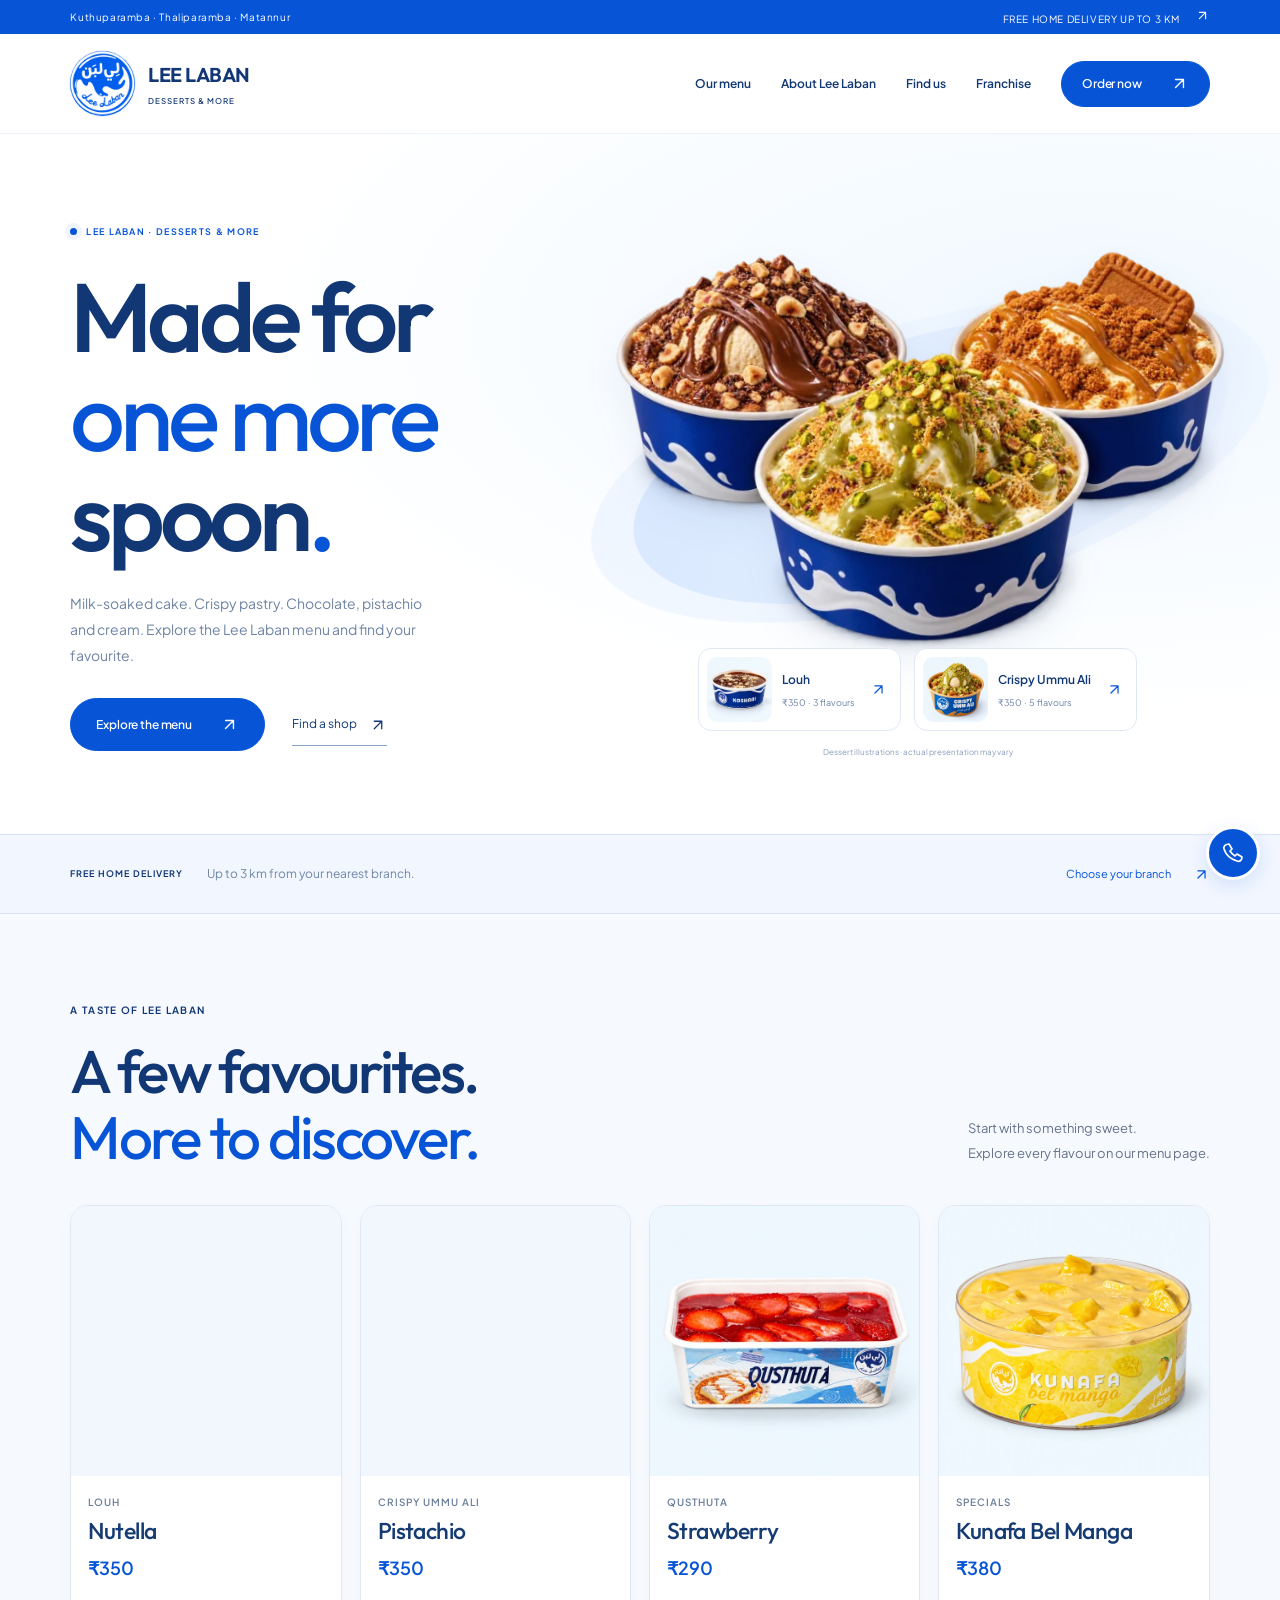
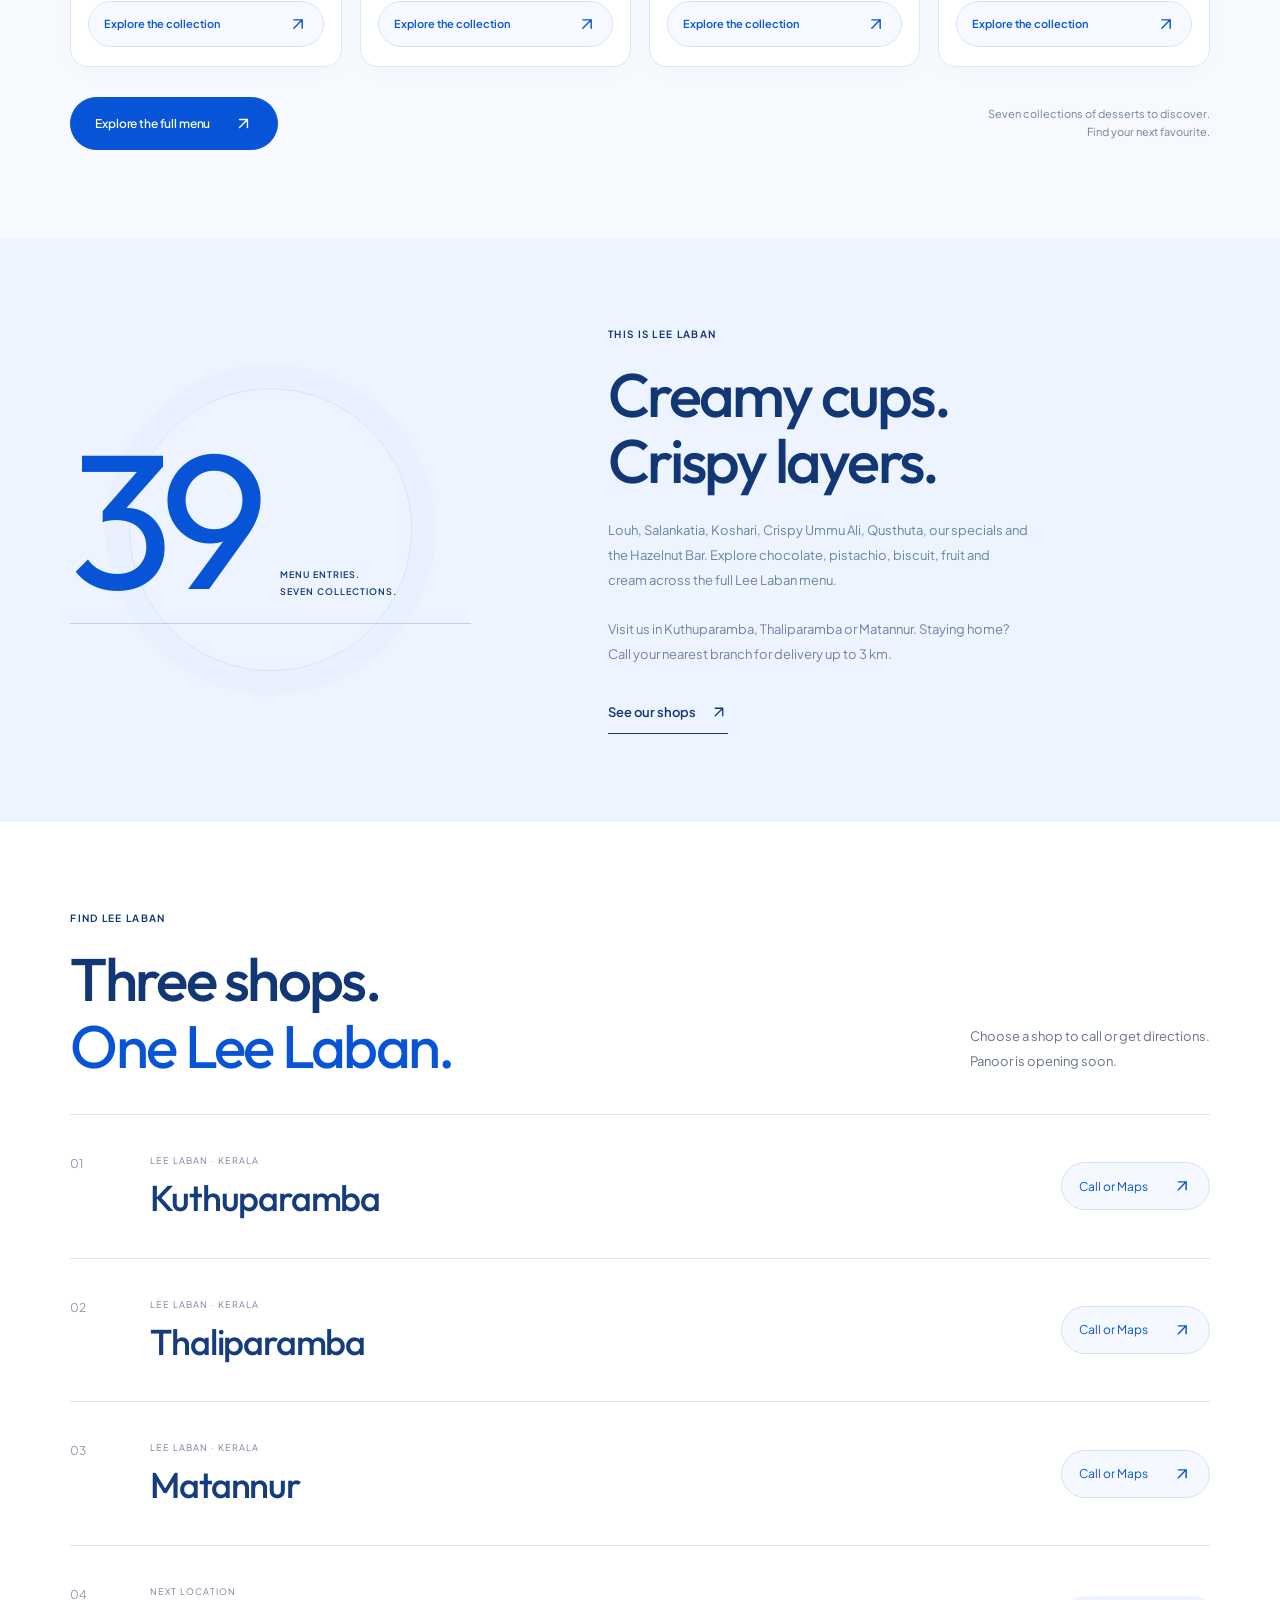
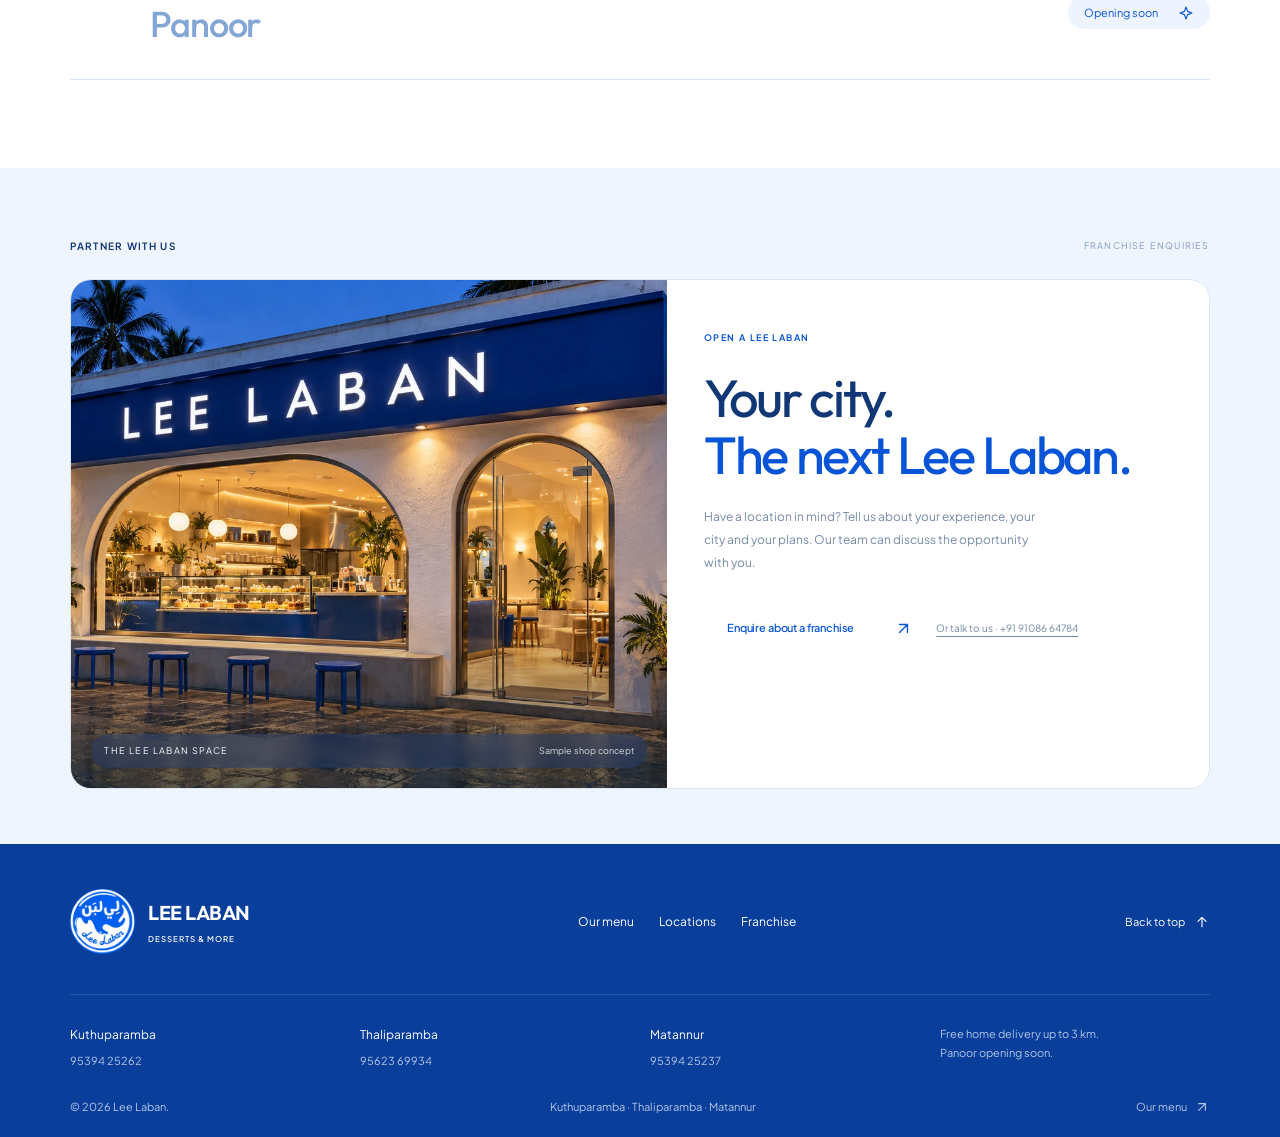
<file: index.html>
<!doctype html>
<html lang="en">
<head>
  <meta charset="UTF-8"><meta name="viewport" content="width=device-width, initial-scale=1">
  <meta name="theme-color" content="#0754d7"><meta name="description" content="Explore all 39 Lee Laban desserts: Louh, Salankatia, Koshari, Crispy Ummu Ali, Qusthuta, specials and Hazelnut Bar. Find our branches and enjoy free home delivery up to 3 km.">
  <title>Lee Laban — Desserts & More</title><link rel="stylesheet" href="site.css?v=stable-first-paint-2">
  <link rel="preload" href="assets/fonts/outfit-latin.woff2" as="font" type="font/woff2" crossorigin><link rel="preload" href="assets/fonts/plus-jakarta-latin.woff2" as="font" type="font/woff2" crossorigin><link rel="icon" href="assets/logo-hd.webp">
  <link rel="stylesheet" href="menu-catalogue.css?v=3">
  <link rel="preload" href="assets/logo-hd.webp" as="image"><link rel="preload" href="assets/hero-fast.webp" as="image" imagesrcset="assets/hero-mobile.webp 768w, assets/hero-fast.webp 1200w" imagesizes="(max-width:760px) 100vw, 55vw" fetchpriority="high">
  <link rel="stylesheet" href="intro.css?v=5">
  <script>try{if(sessionStorage.getItem('lee-intro-seen')!=='1')document.documentElement.classList.add('intro-pending')}catch{document.documentElement.classList.add('intro-pending')}</script>
  <script src="intro.js?v=4" defer></script>
  <script type="module" src="app.js?v=stable-first-paint-2"></script>
<link rel="stylesheet" href="experience-v2.css?v=stable-2"><script type="module" src="motion.js?v=stable-4"></script></head>
<body>
  <div class="site-intro" aria-label="Welcome to Lee Laban">
    <div class="site-intro-mark"><img src="assets/logo-hd.webp" alt="Lee Laban" width="240" height="240" fetchpriority="high" decoding="sync"></div>
  </div>
  <a class="skip-link" href="#main">Skip to content</a>
  <div class="announcement"><span>Kuthuparamba · Thaliparamba · Matannur</span><span>FREE HOME DELIVERY UP TO 3 KM <b>↗</b></span></div>
  <header class="header">
    <a class="brand" href="#" aria-label="Lee Laban home"><img src="assets/logo-hd.webp" alt="Lee Laban" width="70" height="70"><span>LEE LABAN<small>DESSERTS & MORE</small></span></a>
    <button class="menu-toggle" aria-controls="navigation" aria-expanded="false" aria-label="Open navigation"><span></span><span></span></button>
    <nav id="navigation" aria-label="Main navigation"><a href="menu.html">Our menu</a><a href="#about">About Lee Laban</a><a href="#locations">Find us</a><a href="#franchise">Franchise</a><button class="button button-small" data-order>Order now <span>↗</span></button></nav>
  </header>
  <main id="main">
    <section class="hero" aria-labelledby="hero-heading"><div class="hero-copy"><div class="eyebrow">LEE LABAN · DESSERTS & MORE</div><h1 id="hero-heading">Made for<br><em>one more</em><br>spoon<span class="period">.</span></h1><p>Milk-soaked cake. Crispy pastry. Chocolate, pistachio and cream. Explore the Lee Laban menu and find your favourite.</p><div class="hero-actions"><a class="button button-white" href="menu.html">Explore the menu <span>↗</span></a><a class="hero-location-link" href="#locations">Find a shop <span>↗</span></a></div></div><div class="hero-art"><div class="orbit orbit-one" aria-hidden="true"></div><div class="orbit orbit-two" aria-hidden="true"></div><img class="hero-desserts" fetchpriority="high" decoding="async" src="assets/hero-fast.webp" srcset="assets/hero-mobile.webp 768w, assets/hero-fast.webp 1200w" sizes="(max-width:760px) 100vw, 55vw" alt="Illustrative composition of chocolate, pistachio and caramel desserts" width="1200" height="800"><div class="hero-mini-menu"><a href="menu.html?collection=louh"><img src="assets/products/bowl-nutella.webp" alt="Louh Nutella" width="65" height="65"><span>Louh<small>₹350 · 3 flavours</small></span><b>↗</b></a><a href="menu.html?collection=crispy"><img src="assets/products/crispy-pistachio.webp" alt="Crispy Ummu Ali Pistachio" width="65" height="65"><span>Crispy Ummu Ali<small>₹350 · 5 flavours</small></span><b>↗</b></a></div><span class="hero-illustration-note">Dessert illustrations · actual presentation may vary</span></div></section>
    <div class="service-strip"><span>FREE HOME DELIVERY</span><p>Up to 3 km from your nearest branch.</p><button type="button" data-order>Choose your branch <span>↗</span></button></div>
    <section class="menu-section section featured-menu" id="menu" aria-labelledby="menu-title">
      <div class="section-heading"><div><div class="eyebrow">A TASTE OF LEE LABAN</div><h2 id="menu-title">A few favourites.<br><em>More to discover.</em></h2></div><p>Start with something sweet.<br>Explore every flavour on our menu page.</p></div>
      <div id="product-grid" class="product-grid catalogue-grid featured-grid" aria-label="Featured Lee Laban desserts"><article class="menu-product"><a class="menu-product-photo" href="menu.html?collection=louh" aria-label="Explore Louh"><img src="assets/products/bowl-nutella.webp" srcset="assets/products/bowl-nutella-640.webp 640w, assets/products/bowl-nutella.webp 1254w" sizes="(max-width:600px) calc((100vw - 48px) / 2), (max-width:1000px) 44vw, 30vw" alt="Louh: Nutella" loading="lazy" decoding="async" width="1280" height="1280"></a><div class="menu-product-copy"><span class="menu-product-category">Louh</span><div class="menu-product-heading"><h3>Nutella</h3><span class="menu-product-price">₹350</span></div><a class="menu-product-order" href="menu.html?collection=louh">Explore the collection <span><svg class="ui-icon " viewBox="0 0 24 24" width="20" height="20" fill="none" stroke="currentColor" stroke-width="1.7" stroke-linecap="round" stroke-linejoin="round" aria-hidden="true" focusable="false"><path d="M7 17 17 7M7 7h10v10"/></svg></span></a></div></article><article class="menu-product"><a class="menu-product-photo" href="menu.html?collection=crispy" aria-label="Explore Crispy Ummu Ali"><img src="assets/products/crispy-pistachio.webp" srcset="assets/products/crispy-pistachio-640.webp 640w, assets/products/crispy-pistachio.webp 1254w" sizes="(max-width:600px) calc((100vw - 48px) / 2), (max-width:1000px) 44vw, 30vw" alt="Crispy Ummu Ali: Pistachio" loading="lazy" decoding="async" width="1280" height="1280"></a><div class="menu-product-copy"><span class="menu-product-category">Crispy Ummu Ali</span><div class="menu-product-heading"><h3>Pistachio</h3><span class="menu-product-price">₹350</span></div><a class="menu-product-order" href="menu.html?collection=crispy">Explore the collection <span><svg class="ui-icon " viewBox="0 0 24 24" width="20" height="20" fill="none" stroke="currentColor" stroke-width="1.7" stroke-linecap="round" stroke-linejoin="round" aria-hidden="true" focusable="false"><path d="M7 17 17 7M7 7h10v10"/></svg></span></a></div></article><article class="menu-product"><a class="menu-product-photo" href="menu.html?collection=qusthuta" aria-label="Explore Qusthuta"><img src="assets/products/qusthuta-strawberry-retouched.webp" srcset="assets/products/qusthuta-strawberry-retouched-640.webp 640w, assets/products/qusthuta-strawberry-retouched.webp 1254w" sizes="(max-width:600px) calc((100vw - 48px) / 2), (max-width:1000px) 44vw, 30vw" alt="Qusthuta: Strawberry" loading="lazy" decoding="async" width="1280" height="1280"></a><div class="menu-product-copy"><span class="menu-product-category">Qusthuta</span><div class="menu-product-heading"><h3>Strawberry</h3><span class="menu-product-price">₹290</span></div><a class="menu-product-order" href="menu.html?collection=qusthuta">Explore the collection <span><svg class="ui-icon " viewBox="0 0 24 24" width="20" height="20" fill="none" stroke="currentColor" stroke-width="1.7" stroke-linecap="round" stroke-linejoin="round" aria-hidden="true" focusable="false"><path d="M7 17 17 7M7 7h10v10"/></svg></span></a></div></article><article class="menu-product"><a class="menu-product-photo" href="menu.html?collection=specials" aria-label="Explore Specials"><img src="assets/products/kunafa-bel-manga-retouched.webp" srcset="assets/products/kunafa-bel-manga-retouched-640.webp 640w, assets/products/kunafa-bel-manga-retouched.webp 1254w" sizes="(max-width:600px) calc((100vw - 48px) / 2), (max-width:1000px) 44vw, 30vw" alt="Specials: Kunafa Bel Manga" loading="lazy" decoding="async" width="1280" height="1280"></a><div class="menu-product-copy"><span class="menu-product-category">Specials</span><div class="menu-product-heading"><h3>Kunafa Bel Manga</h3><span class="menu-product-price">₹380</span></div><a class="menu-product-order" href="menu.html?collection=specials">Explore the collection <span><svg class="ui-icon " viewBox="0 0 24 24" width="20" height="20" fill="none" stroke="currentColor" stroke-width="1.7" stroke-linecap="round" stroke-linejoin="round" aria-hidden="true" focusable="false"><path d="M7 17 17 7M7 7h10v10"/></svg></span></a></div></article></div>
      <div class="menu-bottom"><a class="button menu-view-all" href="menu.html">Explore the full menu <span>↗</span></a><p>Seven collections of desserts to discover.<br>Find your next favourite.</p></div>
    </section>
    <section id="about" class="about-section section" aria-labelledby="about-title"><div class="about-stat"><strong>39</strong><span>MENU ENTRIES.<br>SEVEN COLLECTIONS.</span></div><div class="about-copy"><div class="eyebrow">THIS IS LEE LABAN</div><h2 id="about-title">Creamy cups.<br>Crispy layers.</h2><p>Louh, Salankatia, Koshari, Crispy Ummu Ali, Qusthuta, our specials and the Hazelnut Bar. Explore chocolate, pistachio, biscuit, fruit and cream across the full Lee Laban menu.</p><p>Visit us in Kuthuparamba, Thaliparamba or Matannur. Staying home? Call your nearest branch for delivery up to 3 km.</p><a class="text-link" href="#locations">See our shops <span>↗</span></a></div></section>
    <section id="locations" class="locations-section section" aria-labelledby="locations-title"><div class="section-heading reveal"><div><div class="eyebrow">FIND LEE LABAN</div><h2 id="locations-title">Three shops.<br><em>One Lee Laban.</em></h2></div><p>Choose a shop to call or get directions.<br>Panoor is opening soon.</p></div><div class="branch-list">
      <article class="branch reveal"><span class="branch-number">01</span><div><span class="branch-region">LEE LABAN · KERALA</span><h3><button type="button" class="branch-name-button" data-branch="Kuthuparamba" aria-label="Choose Call or Maps for Kuthuparamba">Kuthuparamba</button></h3></div><button type="button" class="branch-open" data-branch="Kuthuparamba" aria-label="Call or open Maps for Lee Laban Kuthuparamba"><span>Call or Maps</span><svg class="ui-icon" viewBox="0 0 24 24" fill="none" stroke="currentColor" stroke-width="1.7" aria-hidden="true"><path d="M7 17 17 7M7 7h10v10"/></svg></button></article>
      <article class="branch reveal"><span class="branch-number">02</span><div><span class="branch-region">LEE LABAN · KERALA</span><h3><button type="button" class="branch-name-button" data-branch="Thaliparamba" aria-label="Choose Call or Maps for Thaliparamba">Thaliparamba</button></h3></div><button type="button" class="branch-open" data-branch="Thaliparamba" aria-label="Call or open Maps for Lee Laban Thaliparamba"><span>Call or Maps</span><svg class="ui-icon" viewBox="0 0 24 24" fill="none" stroke="currentColor" stroke-width="1.7" aria-hidden="true"><path d="M7 17 17 7M7 7h10v10"/></svg></button></article>
      <article class="branch reveal"><span class="branch-number">03</span><div><span class="branch-region">LEE LABAN · KERALA</span><h3><button type="button" class="branch-name-button" data-branch="Matannur" aria-label="Choose Call or Maps for Matannur">Matannur</button></h3></div><button type="button" class="branch-open" data-branch="Matannur" aria-label="Call or open Maps for Lee Laban Matannur"><span>Call or Maps</span><svg class="ui-icon" viewBox="0 0 24 24" fill="none" stroke="currentColor" stroke-width="1.7" aria-hidden="true"><path d="M7 17 17 7M7 7h10v10"/></svg></button></article>
      <article class="branch branch-soon reveal"><span class="branch-number">04</span><div><span class="branch-region">NEXT LOCATION</span><h3>Panoor</h3></div><span class="soon-tag">Opening soon <span>✳</span></span></article>
    </div></section>
    <section id="franchise" class="franchise-feature" aria-labelledby="franchise-title">
      <div class="franchise-feature-heading"><span class="eyebrow">PARTNER WITH US</span><span class="feature-index">FRANCHISE ENQUIRIES</span></div>
      <div class="franchise-feature-grid"><figure class="franchise-feature-photo"><img src="assets/shop-concept-fast.webp" alt="A sample Lee Laban shop concept with blue signage and warm interiors" loading="lazy" width="1672" height="941"><figcaption>THE LEE LABAN SPACE <span>Sample shop concept</span></figcaption></figure>
      <div class="franchise-feature-copy"><span class="eyebrow">OPEN A LEE LABAN</span><h2 id="franchise-title">Your city.<br><em>The next Lee Laban.</em></h2><p>Have a location in mind? Tell us about your experience, your city and your plans. Our team can discuss the opportunity with you.</p><a class="button button-light" href="franchise.html">Enquire about a franchise <span>↗</span></a><a class="franchise-call" href="tel:+919108664784">Or talk to us · +91 91086 64784</a></div></div>
    </section>
  </main>
  <footer class="footer"><div class="footer-top"><a class="brand" href="#" aria-label="Lee Laban home"><img src="assets/logo-hd.webp" alt="Lee Laban" width="70" height="70"><span>LEE LABAN<small>DESSERTS & MORE</small></span></a><div class="footer-links"><a href="menu.html">Our menu</a><a href="#locations">Locations</a><a href="#franchise">Franchise</a></div><a href="#main" class="back-top">Back to top ↑</a></div><div class="footer-contacts"><a href="tel:+919539425262">Kuthuparamba <span>95394 25262</span></a><a href="tel:+919562369934">Thaliparamba <span>95623 69934</span></a><a href="tel:+919539425237">Matannur <span>95394 25237</span></a><p>Free home delivery up to 3 km.<br>Panoor opening soon.</p></div><div class="footer-bottom"><span>© <span id="year">2026</span> Lee Laban.</span><span>Kuthuparamba · Thaliparamba · Matannur</span><a href="menu.html">Our menu ↗</a></div></footer>
  <button class="floating-contact" data-order aria-label="Choose a branch to contact"><svg viewBox="0 0 24 24" fill="none" stroke="currentColor" stroke-width="1.6" aria-hidden="true"><path d="M20 11.5a8 8 0 0 1-8 8 9 9 0 0 1-3.5-.7L4 20l1.2-4.5A8 8 0 1 1 20 11.5Z"/><path d="M8.5 8c.5 3.5 2 5 5.5 6l1.5-1.5-2-1-1 1c-1.5-.5-2-1-2.5-2.5l1-1-1-2L8.5 8Z"/></svg></button>
  <dialog id="location-dialog" aria-labelledby="location-title" class="location-dialog"><div class="dialog-heading"><span class="eyebrow">LEE LABAN / SHOP DETAILS</span><button type="button" class="dialog-close location-close" aria-label="Close location options">×</button></div><div class="location-pin" aria-hidden="true"><svg class="ui-icon" viewBox="0 0 24 24" fill="none" stroke="currentColor" stroke-width="1.7"><path d="M19 10c0 5-7 11-7 11S5 15 5 10a7 7 0 1 1 14 0Z"/><circle cx="12" cy="10" r="2.5"/></svg></div><h2 id="location-title">Your Lee Laban.</h2><p>Drop by for a dessert or call us to order.</p><div class="location-options"><a id="location-call" href="tel:+919539425262"><span class="location-option-icon"><svg class="ui-icon" viewBox="0 0 24 24" fill="none" stroke="currentColor" stroke-width="1.7"><path d="m8 3 3 5-2 2a14 14 0 0 0 5 5l2-2 5 3c0 3-2 5-5 4C9 18 5 14 3 8 2 5 5 3 8 3Z"/></svg></span><span><strong>Call the shop</strong><small id="location-phone"></small></span><span aria-hidden="true">↗</span></a><a id="location-map" href="https://www.google.com/maps" target="_blank" rel="noopener"><span class="location-option-icon"><svg class="ui-icon" viewBox="0 0 24 24" fill="none" stroke="currentColor" stroke-width="1.7"><path d="m3 6 6-3 6 3 6-3v15l-6 3-6-3-6 3Zm6-3v15m6-12v15"/></svg></span><span><strong id="location-map-label">Google Maps</strong><small id="location-map-note">Find the shop</small></span><span aria-hidden="true">↗</span></a></div><p class="location-delivery">Free home delivery up to 3 km. Confirm availability with the branch.</p></dialog>
  <dialog id="branch-dialog" aria-labelledby="dialog-title"><div class="dialog-heading"><span class="eyebrow">ORDER FROM LEE LABAN</span><button class="dialog-close" aria-label="Close branch chooser">×</button></div><h2 id="dialog-title">Choose your branch.</h2><p>Choose a branch to call and order. Free home delivery up to 3 km; confirm availability with your branch.</p><div id="dialog-branches"></div><p class="dialog-note">Panoor · Opening soon</p></dialog>
</body>
</html>
</file>
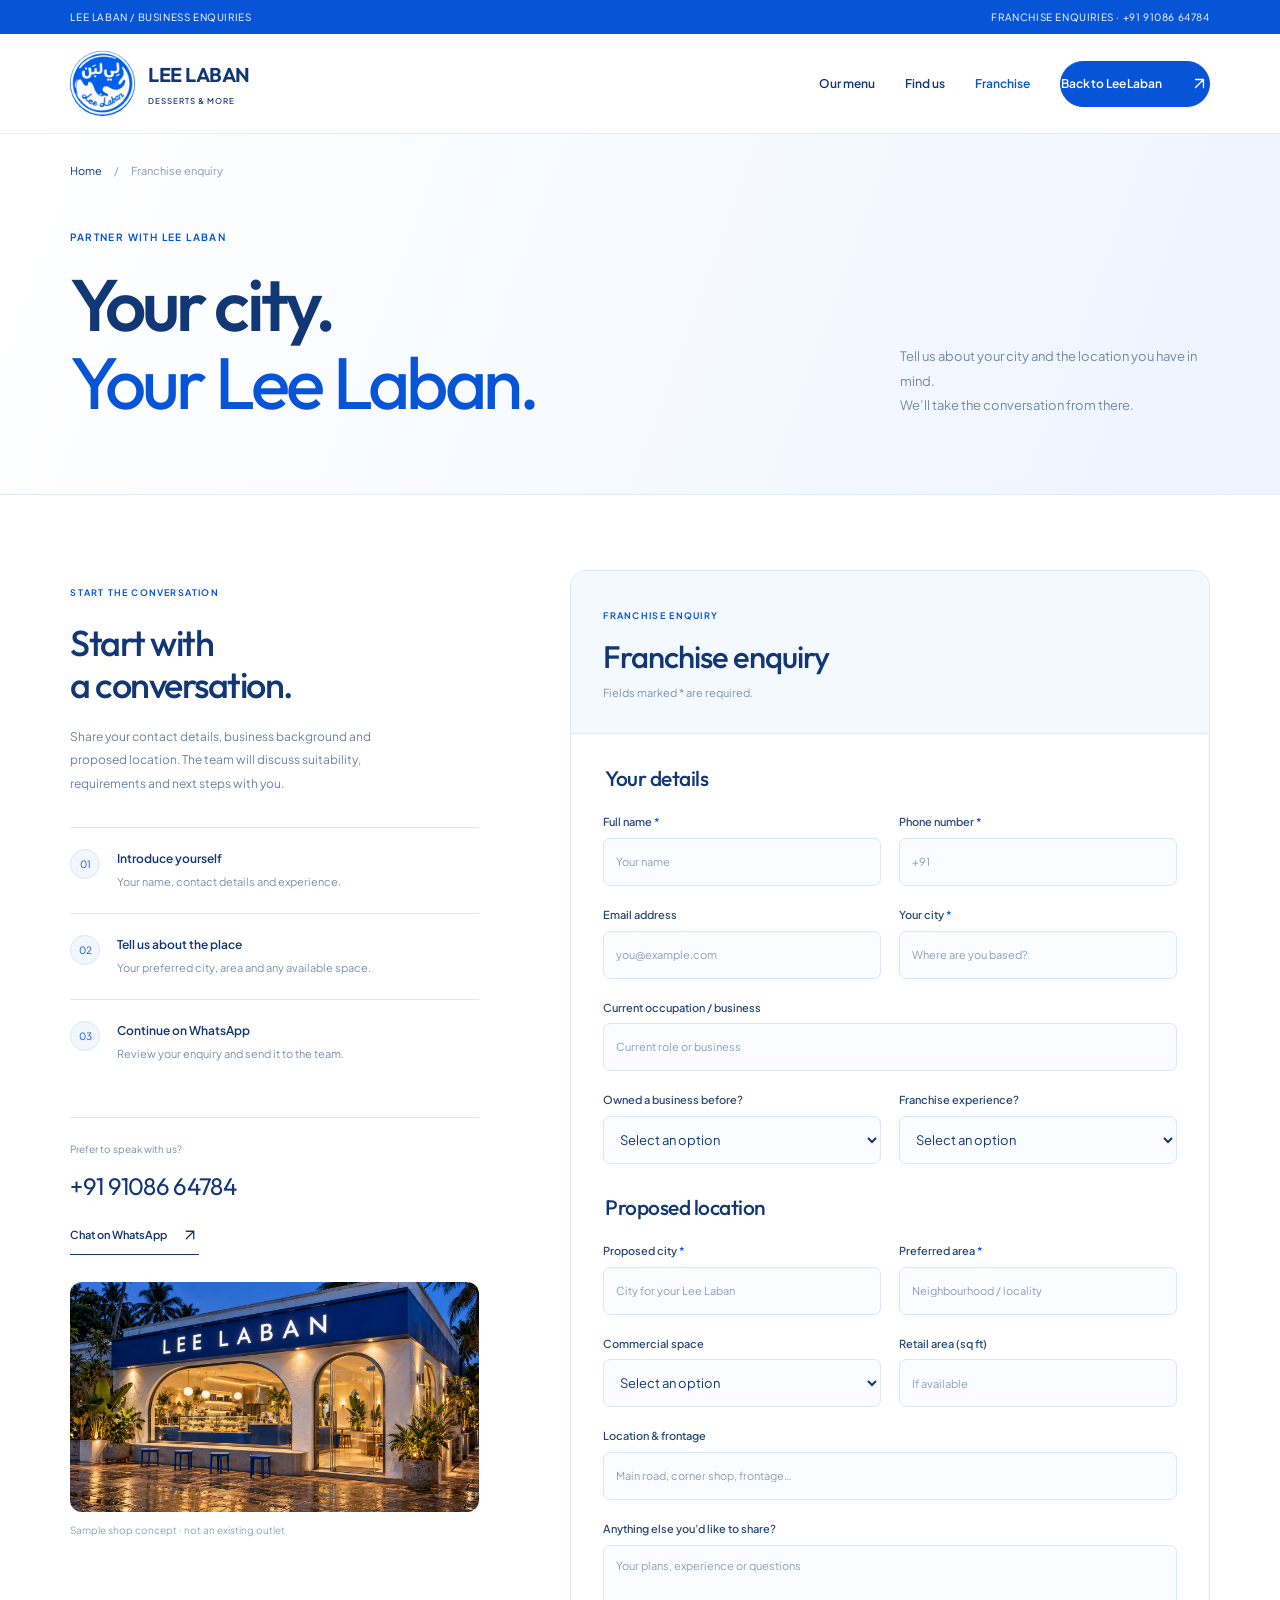
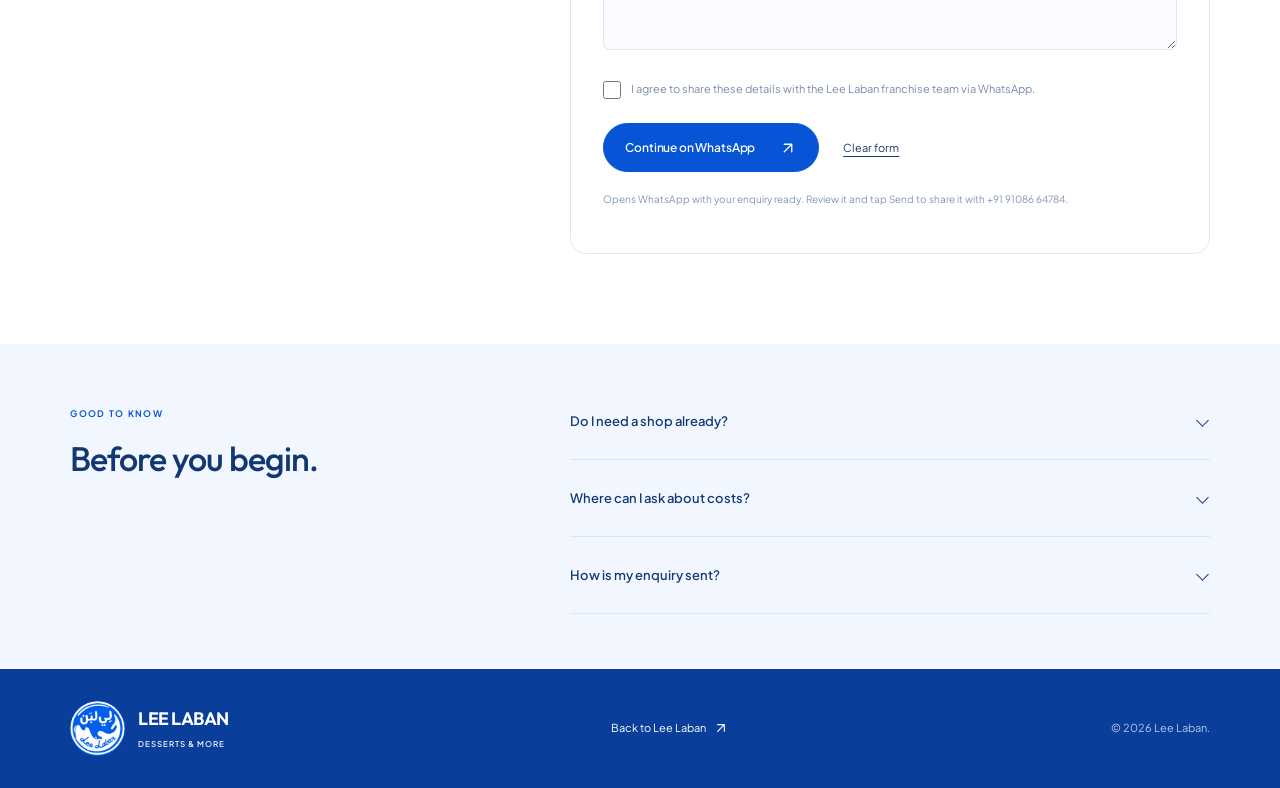
<file: franchise.html>
<!doctype html>
<html lang="en"><head><meta charset="UTF-8"><meta name="viewport" content="width=device-width, initial-scale=1"><meta name="theme-color" content="#0754d7"><meta name="description" content="Start a conversation about opening a Lee Laban franchise. Tell us about yourself and your proposed location, then connect directly with our team on WhatsApp."><title>Franchise Enquiry — Lee Laban</title><link rel="stylesheet" href="site.css?v=stable-first-paint-2"><link rel="preload" href="assets/fonts/outfit-latin.woff2" as="font" type="font/woff2" crossorigin><link rel="preload" href="assets/fonts/plus-jakarta-latin.woff2" as="font" type="font/woff2" crossorigin><link rel="icon" href="assets/logo-hd.webp"><script type="module" src="enquiry-page.js"></script><link rel="stylesheet" href="experience-v2.css?v=stable-2"><script type="module" src="motion.js?v=stable-4"></script></head>
<body class="franchise-page partner-page"><a class="skip-link" href="#enquiry-main">Skip to enquiry</a><div class="announcement"><span>LEE LABAN / BUSINESS ENQUIRIES</span><span>FRANCHISE ENQUIRIES · +91 91086 64784</span></div>
<header class="header"><a class="brand" href="index.html" aria-label="Lee Laban home"><img src="assets/logo-hd.webp" alt="Lee Laban" width="65" height="65"><span>LEE LABAN<small>DESSERTS & MORE</small></span></a><button class="menu-toggle" aria-controls="navigation" aria-expanded="false" aria-label="Open navigation"><span></span><span></span></button><nav id="navigation" aria-label="Main navigation"><a href="menu.html">Our menu</a><a href="index.html#locations">Find us</a><a href="franchise.html" aria-current="page">Franchise</a><a class="button button-small" href="index.html">Back to Lee Laban <span>↗</span></a></nav></header>
<main id="enquiry-main"><section class="partner-hero"><div class="breadcrumb"><a href="index.html">Home</a><span>/</span><span>Franchise enquiry</span></div><div class="partner-hero-copy"><div><span class="eyebrow">PARTNER WITH LEE LABAN</span><h1>Your city.<br><em>Your Lee Laban.</em></h1></div><p>Tell us about your city and the location you have in mind.<br>We’ll take the conversation from there.</p></div></section>
<section class="partner-enquiry" aria-label="Franchise enquiry form"><aside class="partner-guide"><span class="eyebrow">START THE CONVERSATION</span><h2>Start with<br>a conversation.</h2><p>Share your contact details, business background and proposed location. The team will discuss suitability, requirements and next steps with you.</p><div class="partner-guide-steps"><div><span>01</span><p><strong>Introduce yourself</strong><small>Your name, contact details and experience.</small></p></div><div><span>02</span><p><strong>Tell us about the place</strong><small>Your preferred city, area and any available space.</small></p></div><div><span>03</span><p><strong>Continue on WhatsApp</strong><small>Review your enquiry and send it to the team.</small></p></div></div><div class="partner-contact"><span>Prefer to speak with us?</span><a href="tel:+919108664784">+91 91086 64784</a><a class="text-link" href="https://wa.me/919108664784" target="_blank" rel="noopener">Chat on WhatsApp ↗</a></div><figure class="partner-banner"><img src="assets/shop-concept-fast.webp" alt="Sample blue and white Lee Laban shop design, shown as an illustrative franchise concept" width="1440" height="810" fetchpriority="high"><figcaption><span>THE LEE LABAN SPACE</span><span>Sample shop concept · not an existing outlet</span></figcaption></figure></aside><div class="partner-form-card"><div class="partner-form-heading"><span class="eyebrow">FRANCHISE ENQUIRY</span><h2>Franchise enquiry</h2><p>Fields marked * are required.</p></div><form id="franchise-form" class="enquiry-form"><div class="form-title"><span>FRANCHISE ENQUIRY</span><span>01 / LET’S GET ACQUAINTED</span></div>
        <fieldset><legend>Your details</legend><div class="form-grid">
          <label>Full name <span>*</span><input name="name" autocomplete="name" required maxlength="100" placeholder="Your name"></label>
          <label>Phone number <span>*</span><input name="phone" type="tel" autocomplete="tel" required inputmode="tel" maxlength="22" placeholder="+91"></label>
          <label>Email address<input name="email" type="email" autocomplete="email" maxlength="160" placeholder="you@example.com"></label>
          <label>Your city <span>*</span><input name="city" autocomplete="address-level2" required maxlength="100" placeholder="Where are you based?"></label>
          <label class="wide">Current occupation / business<input name="occupation" maxlength="160" placeholder="Current role or business"></label>
          <label>Owned a business before?<select name="experience"><option value="">Select an option</option>Yes</option><option>No</option></select></label>
          <label>Franchise experience?<select name="franchiseExperience"><option value="">Select an option</option>Yes</option><option>No</option></select></label>
        </div></fieldset>
        <fieldset><legend>Proposed location</legend><div class="form-grid">
          <label>Proposed city <span>*</span><input name="proposedCity" required maxlength="100" placeholder="City for your Lee Laban"></label>
          <label>Preferred area <span>*</span><input name="area" required maxlength="160" placeholder="Neighbourhood / locality"></label>
          <label>Commercial space<select name="space"><option value="">Select an option</option><option>I own a space</option><option>I have a space to rent</option><option>I’m still looking</option></select></label>
          <label>Retail area (sq ft)<input name="size" type="number" min="1" max="100000" placeholder="If available"></label>
          <label class="wide">Location & frontage<input name="frontage" maxlength="240" placeholder="Main road, corner shop, frontage…"></label>
          <label class="wide">Anything else you’d like to share?<textarea name="message" maxlength="1500" rows="3" placeholder="Your plans, experience or questions"></textarea></label>
        </div></fieldset>
        <label class="consent"><input type="checkbox" name="consent" required><span>I agree to share these details with the Lee Laban franchise team via WhatsApp.</span></label>
        <div class="form-submit"><button type="submit" class="button">Continue on WhatsApp <span>↗</span></button><button type="reset" class="reset-form">Clear form</button></div>
        <p class="form-note">Opens WhatsApp with your enquiry ready. Review it and tap Send to share it with +91 91086 64784.</p><p id="enquiry-status" role="status" aria-live="polite"></p>
      </form></div></section>
<section class="partner-questions"><div><span class="eyebrow">GOOD TO KNOW</span><h2>Before you begin.</h2></div><div><details><summary>Do I need a shop already?</summary><p>No. Select “I’m still looking” under commercial space, and share your preferred city and area.</p></details><details><summary>Where can I ask about costs?</summary><p>Share your enquiry with our franchise team. They can discuss current requirements and costs for your proposed location.</p></details><details><summary>How is my enquiry sent?</summary><p>The form prepares a WhatsApp message to +91 91086 64784. You review the message and tap Send in WhatsApp. The website does not store your form entries.</p></details></div></section></main>
<footer class="footer enquiry-footer"><a class="brand" href="index.html"><img src="assets/logo-hd.webp" alt="Lee Laban" width="55" height="55"><span>LEE LABAN<small>DESSERTS & MORE</small></span></a><a href="index.html">Back to Lee Laban ↗</a><span>© <span id="year">2026</span> Lee Laban.</span></footer></body></html>
</file>
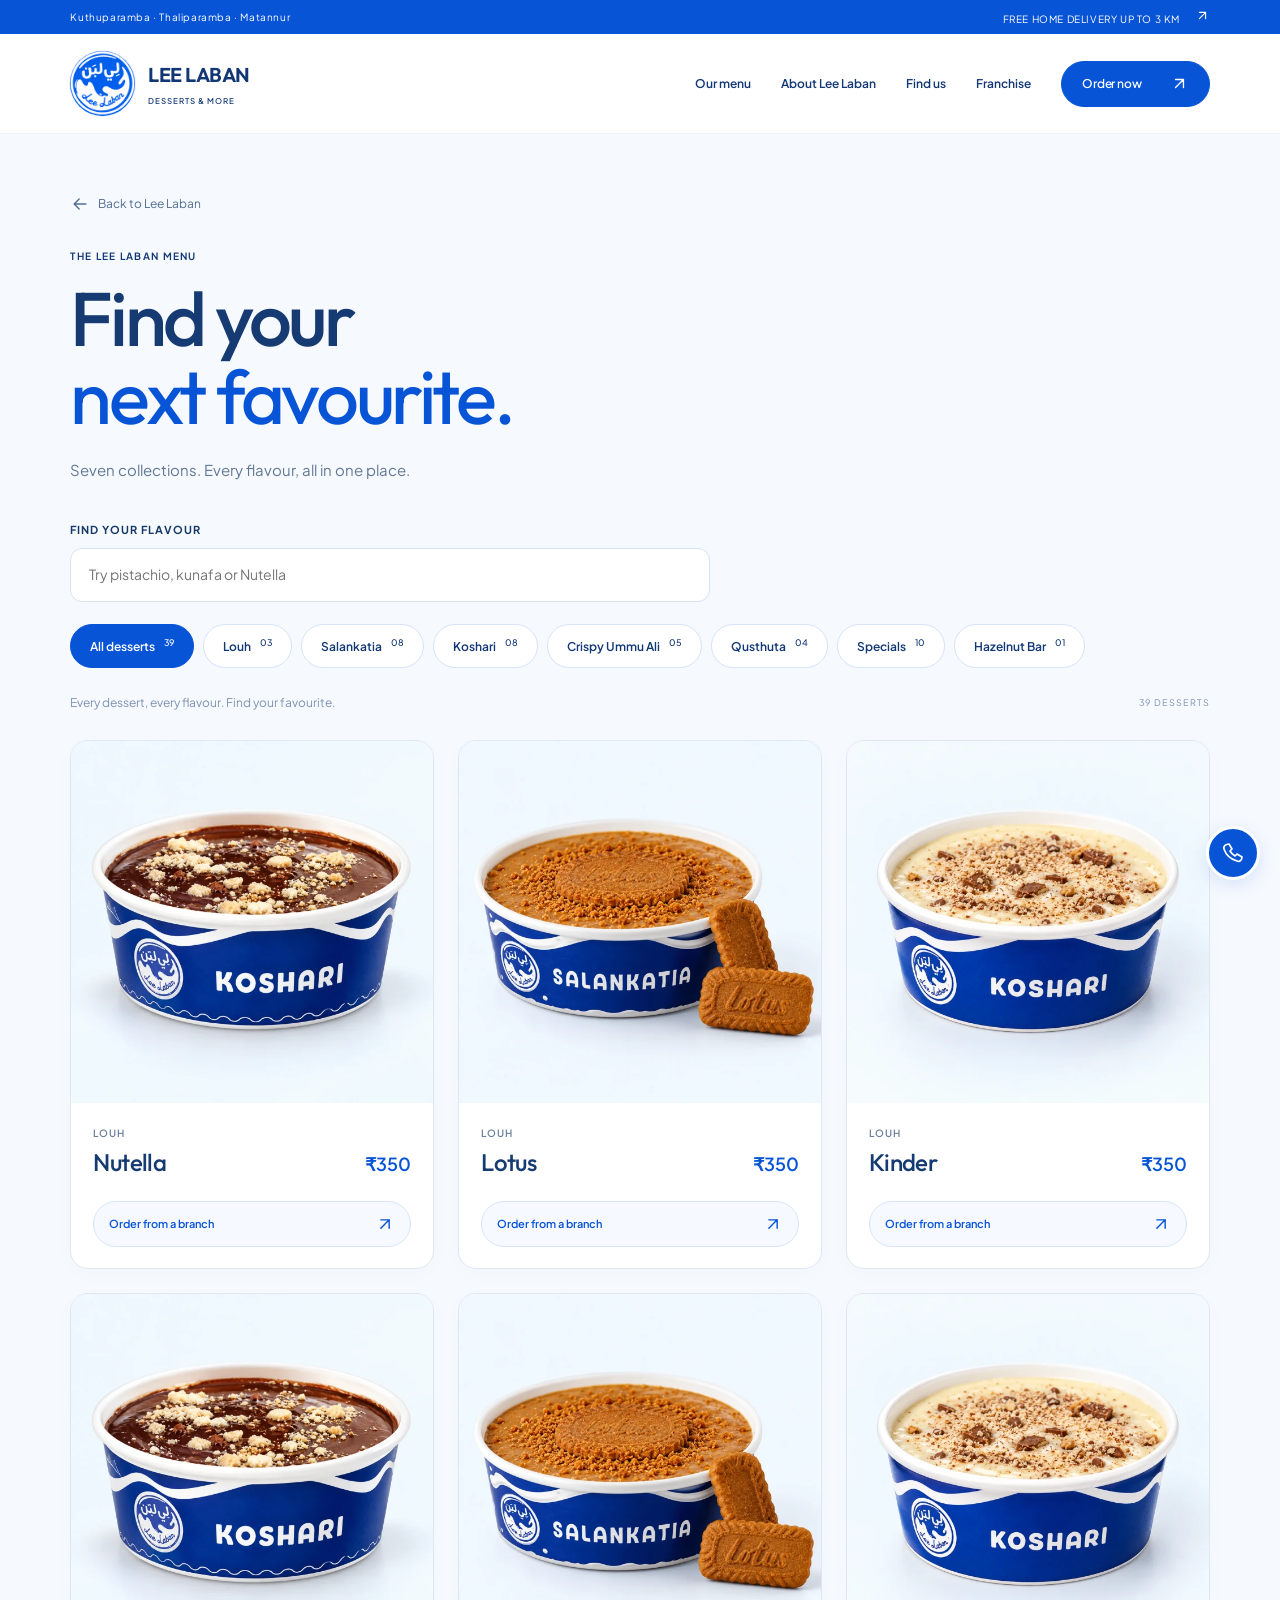
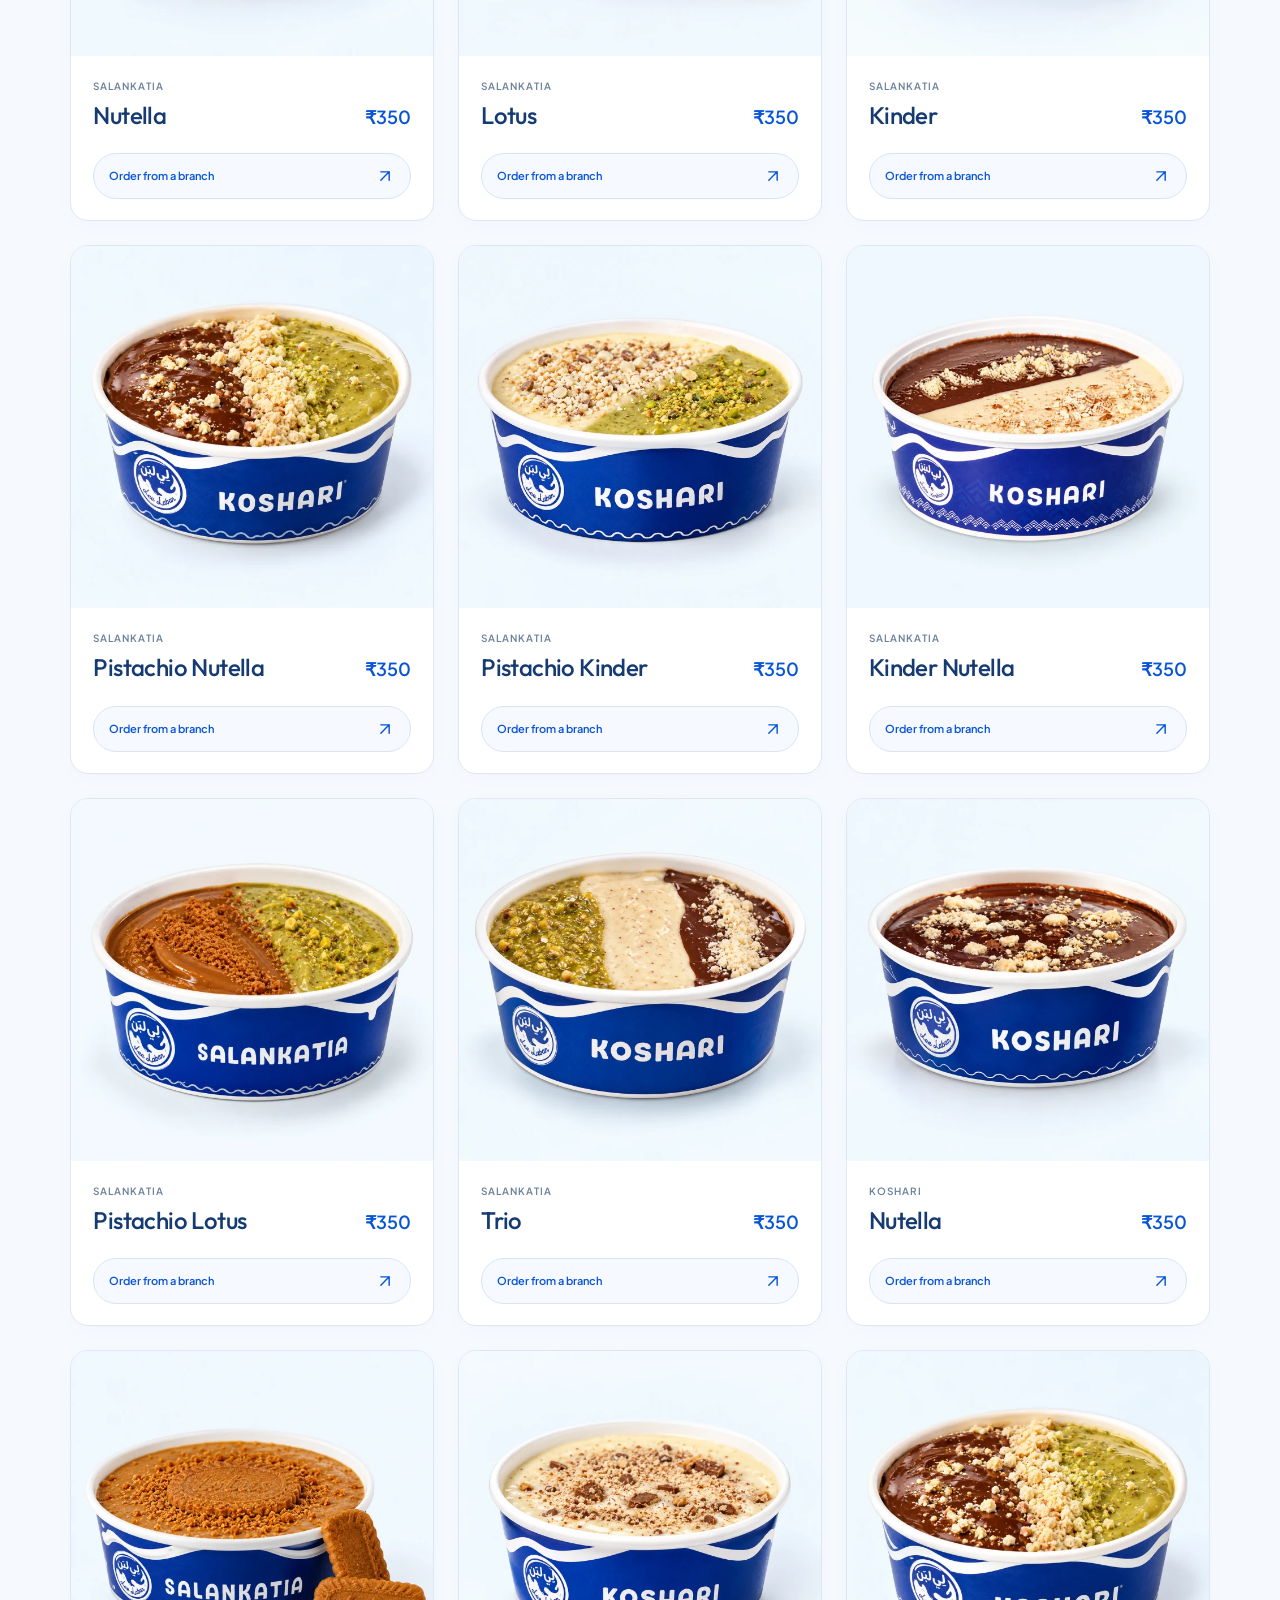
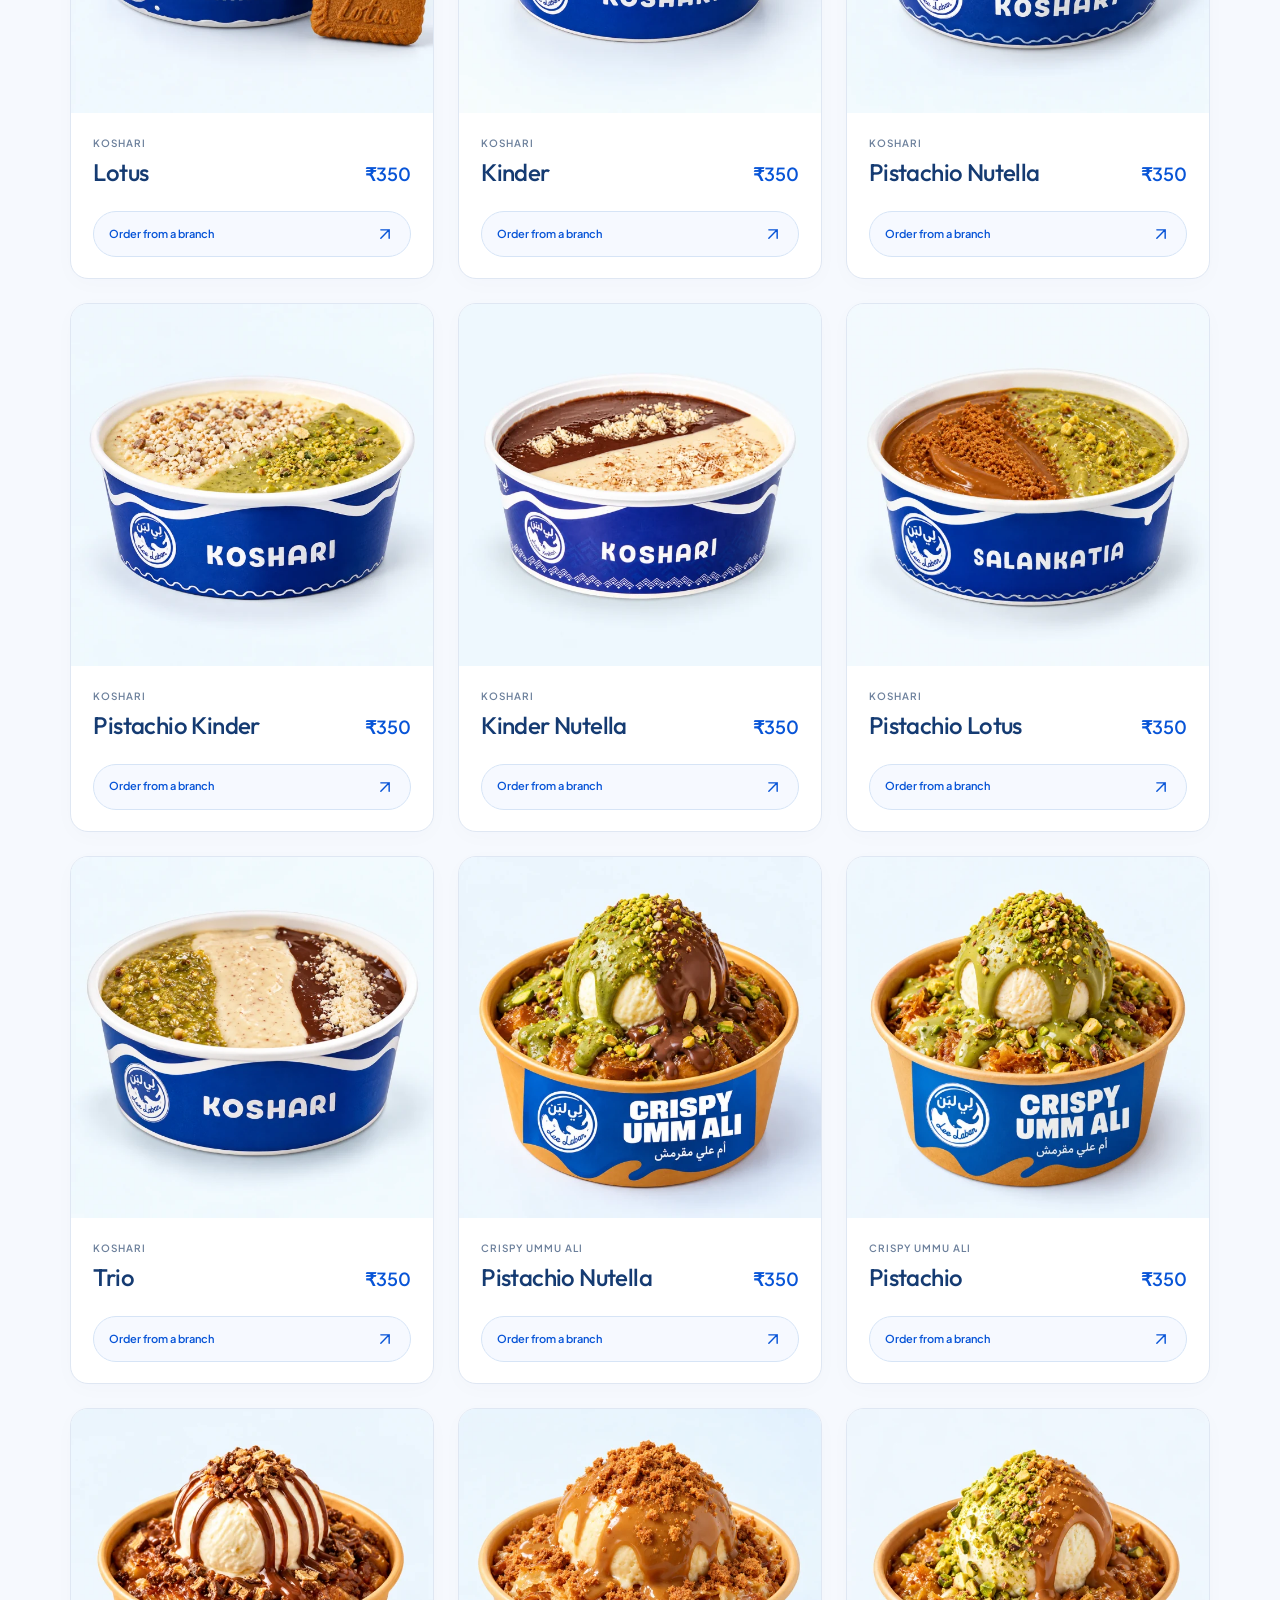
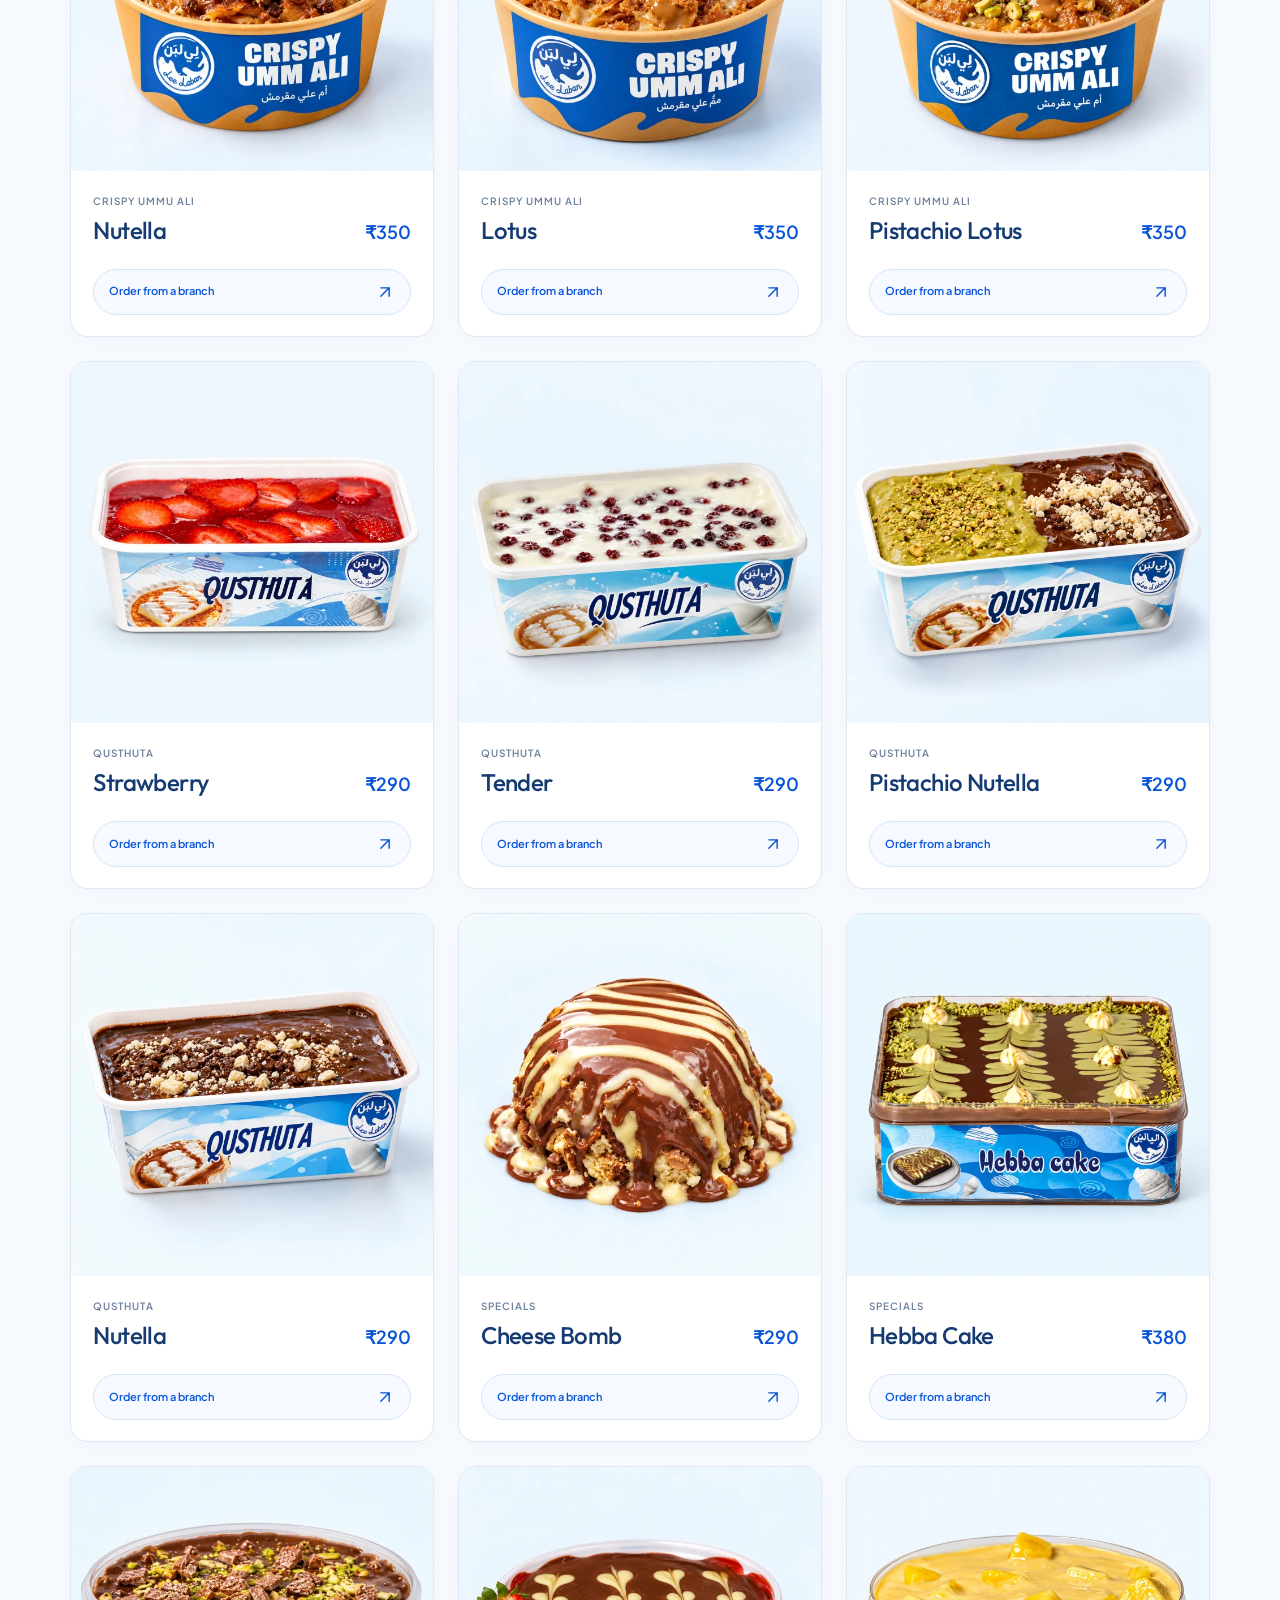
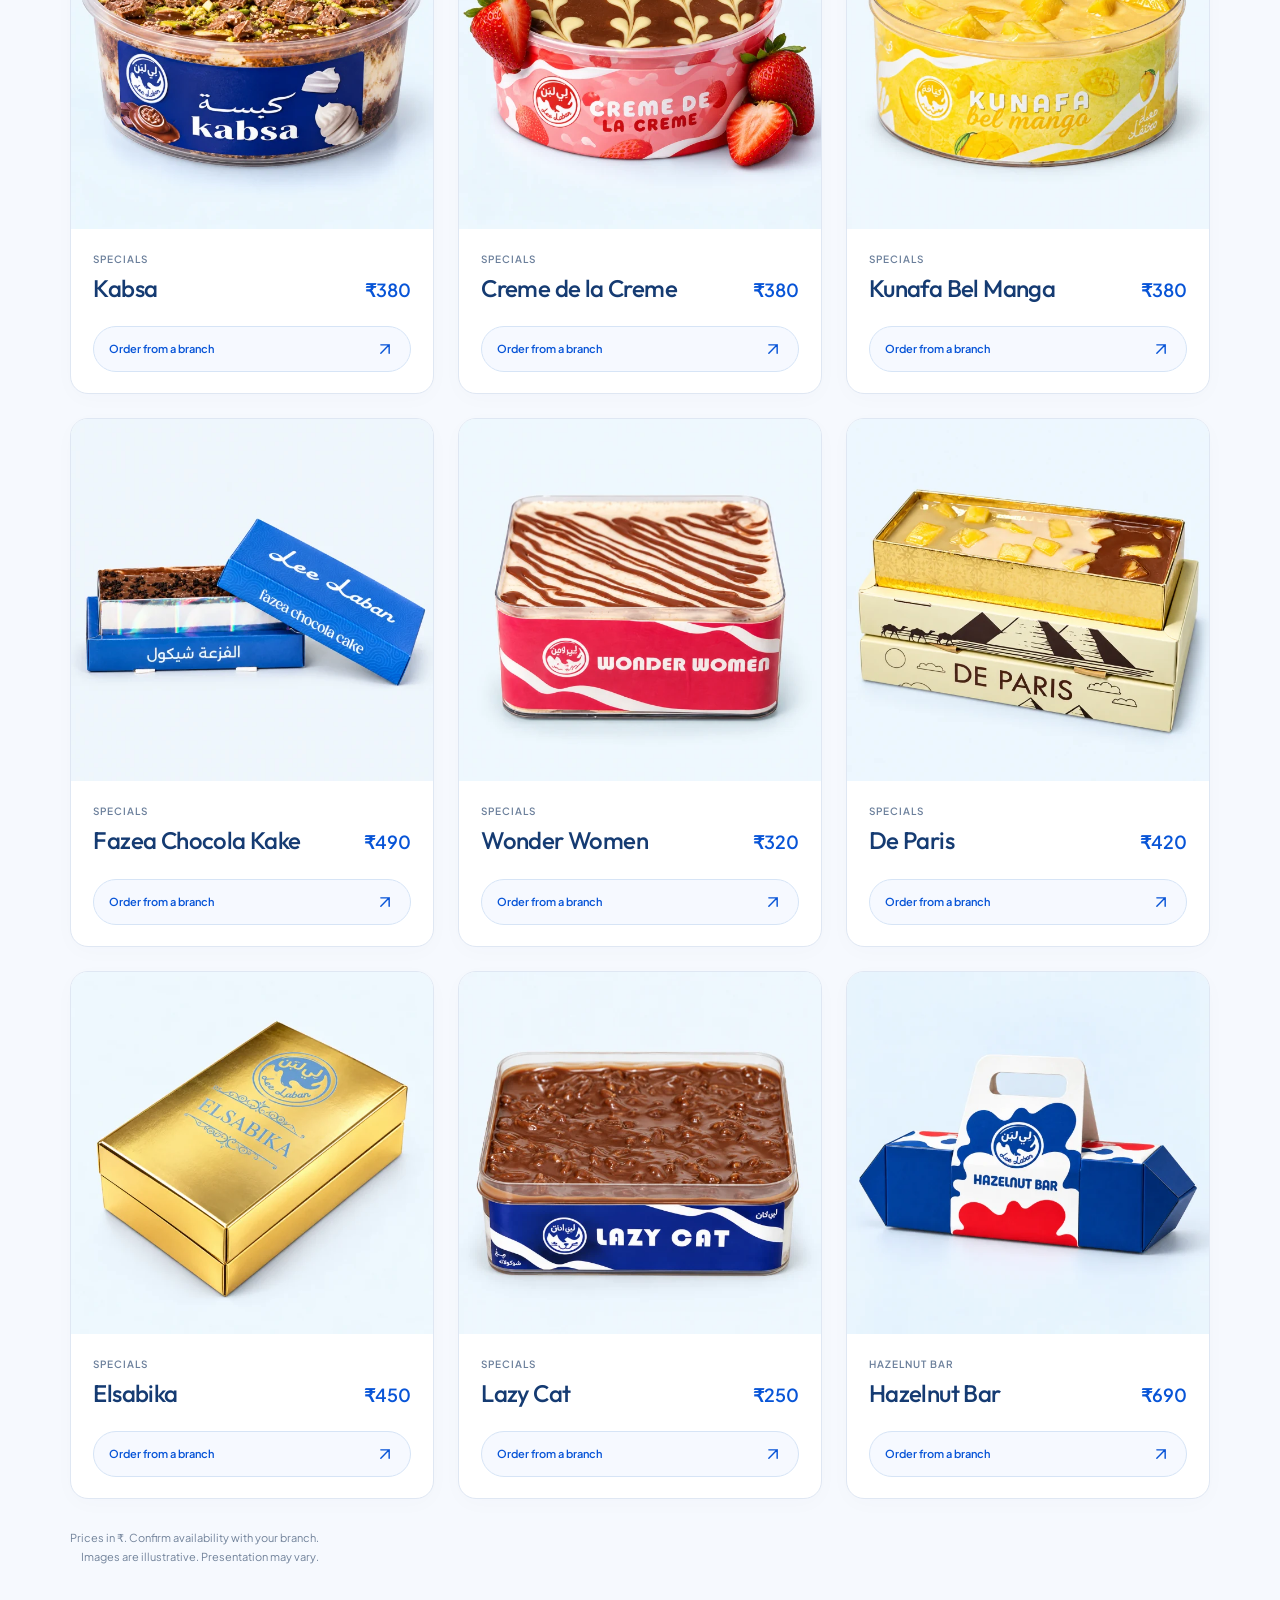
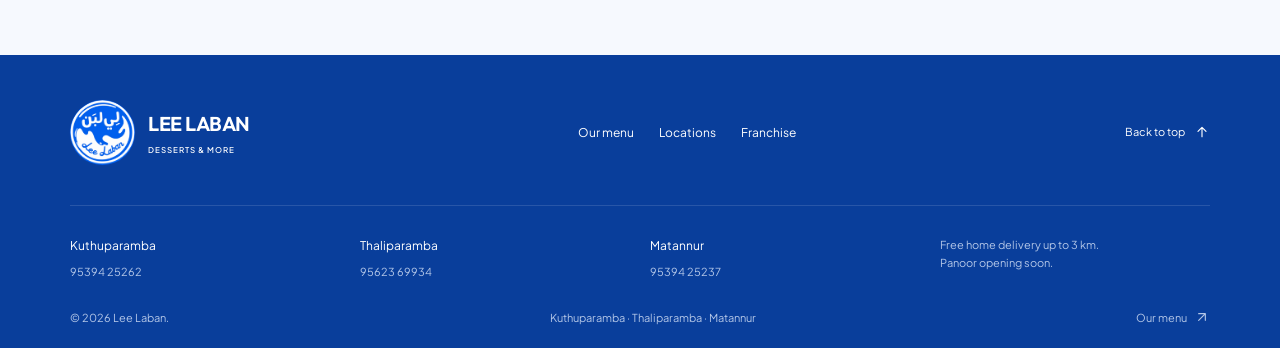
<file: menu.html>
<!doctype html>
<html lang="en">
<head>
  <meta charset="UTF-8"><meta name="viewport" content="width=device-width, initial-scale=1">
  <meta name="theme-color" content="#0754d7"><meta name="description" content="Explore all 39 Lee Laban desserts: Louh, Salankatia, Koshari, Crispy Ummu Ali, Qusthuta, specials and Hazelnut Bar. Find our branches and enjoy free home delivery up to 3 km.">
  <title>Our Menu - Lee Laban</title><link rel="stylesheet" href="site.css?v=stable-first-paint-2">
  <link rel="preload" href="assets/fonts/outfit-latin.woff2" as="font" type="font/woff2" crossorigin><link rel="preload" href="assets/fonts/plus-jakarta-latin.woff2" as="font" type="font/woff2" crossorigin><link rel="icon" href="assets/logo-hd.webp">
  <link rel="stylesheet" href="menu-catalogue.css?v=3">
  <script type="module" src="app.js?v=stable-first-paint-2"></script>
<link rel="stylesheet" href="experience-v2.css?v=stable-2"><script type="module" src="motion.js?v=stable-4"></script></head>
<body class="menu-page">

  <a class="skip-link" href="#main">Skip to content</a>
  <div class="announcement"><span>Kuthuparamba · Thaliparamba · Matannur</span><span>FREE HOME DELIVERY UP TO 3 KM <b>↗</b></span></div>
  <header class="header">
    <a class="brand" href="index.html" aria-label="Lee Laban home"><img src="assets/logo-hd.webp" alt="Lee Laban" width="70" height="70"><span>LEE LABAN<small>DESSERTS & MORE</small></span></a>
    <button class="menu-toggle" aria-controls="navigation" aria-expanded="false" aria-label="Open navigation"><span></span><span></span></button>
    <nav id="navigation" aria-label="Main navigation"><a href="menu.html">Our menu</a><a href="index.html#about">About Lee Laban</a><a href="index.html#locations">Find us</a><a href="index.html#franchise">Franchise</a><button class="button button-small" data-order>Order now <span>↗</span></button></nav>
  </header>
  <main id="main">
    <section class="menu-section section" id="menu" aria-labelledby="menu-title">
      <div class="menu-page-intro"><a class="menu-back" href="index.html">← Back to Lee Laban</a><div class="eyebrow">THE LEE LABAN MENU</div><h1 id="menu-title">Find your<br><em>next favourite.</em></h1><p>Seven collections. Every flavour, all in one place.</p></div>
      <div class="menu-toolbar"><label class="menu-search-label" for="menu-search">Find your flavour<input id="menu-search" type="search" placeholder="Try pistachio, kunafa or Nutella" autocomplete="off"></label></div>
      <label class="mobile-collection-label" for="menu-collection">Collection<select id="menu-collection"><option value="all">All desserts</option></select></label>
      <div id="category-controls" class="category-controls" aria-label="Dessert categories"></div>
      <div class="menu-description"><p id="category-note">Every dessert, every flavour. Find your favourite.</p><span id="category-count">39 DESSERTS</span></div>
      <div id="product-grid" class="product-grid" aria-label="All dessert collections"></div>
      <p id="menu-status" class="sr-only" role="status" aria-live="polite"></p>
      <noscript><p>Enable JavaScript to browse the menu, or call your nearest branch for our current selection.</p></noscript>
      <div class="menu-bottom"><p>Prices in ₹. Confirm availability with your branch.<br>Images are illustrative. Presentation may vary.</p></div>
    </section>
  </main>
  <footer class="footer"><div class="footer-top"><a class="brand" href="index.html" aria-label="Lee Laban home"><img src="assets/logo-hd.webp" alt="Lee Laban" width="70" height="70"><span>LEE LABAN<small>DESSERTS & MORE</small></span></a><div class="footer-links"><a href="menu.html">Our menu</a><a href="index.html#locations">Locations</a><a href="index.html#franchise">Franchise</a></div><a href="#main" class="back-top">Back to top ↑</a></div><div class="footer-contacts"><a href="tel:+919539425262">Kuthuparamba <span>95394 25262</span></a><a href="tel:+919562369934">Thaliparamba <span>95623 69934</span></a><a href="tel:+919539425237">Matannur <span>95394 25237</span></a><p>Free home delivery up to 3 km.<br>Panoor opening soon.</p></div><div class="footer-bottom"><span>© <span id="year">2026</span> Lee Laban.</span><span>Kuthuparamba · Thaliparamba · Matannur</span><a href="menu.html">Our menu ↗</a></div></footer>
  <button class="floating-contact" data-order aria-label="Choose a branch to contact"><svg viewBox="0 0 24 24" fill="none" stroke="currentColor" stroke-width="1.6" aria-hidden="true"><path d="M20 11.5a8 8 0 0 1-8 8 9 9 0 0 1-3.5-.7L4 20l1.2-4.5A8 8 0 1 1 20 11.5Z"/><path d="M8.5 8c.5 3.5 2 5 5.5 6l1.5-1.5-2-1-1 1c-1.5-.5-2-1-2.5-2.5l1-1-1-2L8.5 8Z"/></svg></button>
  <dialog id="branch-dialog" aria-labelledby="dialog-title"><div class="dialog-heading"><span class="eyebrow">ORDER FROM LEE LABAN</span><button class="dialog-close" aria-label="Close branch chooser">×</button></div><h2 id="dialog-title">Choose your branch.</h2><p>Choose a branch to call and order. Free home delivery up to 3 km; confirm availability with your branch.</p><div id="dialog-branches"></div><p class="dialog-note">Panoor · Opening soon</p></dialog>
</body>
</html>
</file>
<file: site.css>
@font-face {font-family: 'Outfit';font-style: normal;font-weight: 400 700;font-display: optional;src: url(assets/fonts/outfit-latin.woff2) format('woff2');unicode-range: U+0000-00FF, U+0131, U+0152-0153, U+02BB-02BC, U+02C6, U+02DA, U+02DC, U+0304, U+0308, U+0329, U+2000-206F, U+20AC, U+2122, U+2191, U+2193, U+2212, U+2215, U+FEFF, U+FFFD;}@font-face {font-family: 'Plus Jakarta Sans';font-style: normal;font-weight: 400 700;font-display: optional;src: url(assets/fonts/plus-jakarta-latin.woff2) format('woff2');unicode-range: U+0000-00FF, U+0131, U+0152-0153, U+02BB-02BC, U+02C6, U+02DA, U+02DC, U+0304, U+0308, U+0329, U+2000-206F, U+20AC, U+2122, U+2191, U+2193, U+2212, U+2215, U+FEFF, U+FFFD;}:root{--blue:#0754d7;--ink:#092f7c;--cream:#faf9f4;--pale:#e8effb;--line:#ccd7e9;--photo:#355ba4;--font:'DM Sans',Arial,sans-serif;--heading:'Manrope',Arial,sans-serif}*{box-sizing:border-box}html{scroll-behavior:smooth;scroll-padding-top:100px}body{margin:0;background:var(--cream);color:var(--ink);font-family:var(--font);font-size:16px;-webkit-font-smoothing:antialiased}button,a{-webkit-tap-highlight-color:transparent}a{color:inherit;text-decoration:none}button{font:inherit;color:inherit;cursor:pointer}button:disabled{cursor:default}img{display:block;max-width:100%}button,a{touch-action:manipulation}a:focus-visible,button:focus-visible{outline:3px solid #e1a82e;outline-offset:5px}::selection{background:var(--blue);color:white}.section{padding:105px max(5.5vw,24px)}.eyebrow{font-size:11px;font-weight:700;letter-spacing:1.7px;line-height:1.6}h1,h2,h3,p{margin:0}h1,h2,h3{font-family:var(--heading);font-weight:650;letter-spacing:-.055em}h2{font-size:clamp(44px,5.2vw,76px);line-height:1.08}em{font-style:normal;color:var(--blue)}p{line-height:1.7}.button{display:inline-flex;align-items:center;justify-content:space-between;gap:28px;min-height:56px;background:var(--blue);border:1px solid var(--blue);padding:16px 25px;border-radius:100px;color:#fff;font-size:13px;font-weight:600;transition:background .25s,transform .25s,box-shadow .25s}.button:hover{background:#063ea3;transform:translateY(-3px);box-shadow:0 6px 15px #0754d723}.button span{font-size:22px;font-weight:400;line-height:1}.button-small{min-height:47px;padding:10px 20px;font-size:12px}.text-link{display:inline-flex;align-items:center;gap:25px;font-size:13px;font-weight:600;min-height:44px;border-bottom:1px solid currentColor}.text-link span{font-size:20px;transition:transform .25s}.text-link:hover span{transform:translate(3px,-3px)}.announcement{height:34px;background:var(--blue);color:white;display:flex;align-items:center;justify-content:space-between;padding:0 5.5vw;font-size:10px;letter-spacing:1px}.announcement b{margin-left:12px;font-size:17px;font-weight:400}.header{height:112px;display:flex;align-items:center;justify-content:space-between;padding:0 5.5vw;position:relative;z-index:10;border-bottom:1px solid #dce2eb}.brand{display:flex;align-items:center;gap:13px}.brand img{width:65px;height:65px;border-radius:50%}.brand>span{font-family:var(--heading);font-weight:800;font-size:20px;letter-spacing:-.6px}.brand small{display:block;font-family:var(--font);font-size:7px;font-weight:600;letter-spacing:1.2px;margin-top:4px}.header nav{display:flex;align-items:center;gap:30px}.header nav>a{font-size:12px;font-weight:600;padding:12px 0;position:relative}.header nav>a:after{content:'';position:absolute;left:0;right:100%;bottom:5px;height:1px;background:var(--blue);transition:right .25s}.header nav>a:hover:after{right:0}.menu-toggle{display:none}.hero{min-height:720px;display:grid;grid-template-columns:1fr 1fr;position:relative;overflow:hidden;padding:78px 5.5vw 80px;align-items:center}.hero-copy{position:relative;z-index:2}.hero .eyebrow{display:flex;gap:9px;align-items:center;letter-spacing:1.4px;font-size:10px}.tiny-star{font-size:21px}.hero h1{font-size:clamp(60px,6.6vw,98px);line-height:1.04;margin:24px 0;letter-spacing:-.065em;white-space:nowrap}.hero h1 em{position:relative}.hero h1 em:after{content:'';position:absolute;left:0;right:-5px;bottom:-4px;border-top:3px solid var(--blue);border-radius:50%;height:9px;transform:rotate(-2deg)}.period{color:var(--blue)}.hero p{max-width:370px;font-size:14px;color:#50617e}.hero-actions{display:flex;align-items:center;gap:27px;margin-top:33px}.hero-foot{display:flex;align-items:center;gap:12px;margin-top:54px;font-size:8px;font-weight:600;letter-spacing:1.3px}.hero-line{height:1px;width:36px;background:#8798b6}.hero-art{position:relative;min-width:0;height:100%;min-height:550px}.orbit{position:absolute;width:470px;height:470px;border:1px solid #b6cef1;border-radius:50%;left:52%;top:47%;transform:translate(-50%,-50%)}.orbit-one{background:#e6eefb;width:440px;height:440px;border:none}.orbit-two{width:535px;height:535px}.orbit-two:before{content:'';position:absolute;left:25px;top:125px;width:9px;height:9px;border-radius:50%;background:var(--blue)}.hero-desserts{width:126%;max-width:none;height:auto;position:absolute;top:48%;left:52%;transform:translate(-50%,-50%);filter:drop-shadow(0 25px 20px #092f7c16);animation:float 6s ease-in-out infinite}.round-note{position:absolute;right:-5px;top:7px;border:1px solid var(--blue);border-radius:50%;width:116px;height:116px;display:flex;align-items:center;justify-content:center;flex-direction:column;transform:rotate(12deg);font-size:10px;line-height:1.6;z-index:3;background:var(--cream)}.round-note strong{font-size:11px}.round-note>span{font-size:34px;line-height:1.1}.art-star{position:absolute;z-index:3;color:var(--blue)}.star-one{left:8%;top:12%;font-size:55px;animation:turn 24s linear infinite}.star-two{right:1%;bottom:20%;font-size:35px}.art-caption{position:absolute;bottom:-4px;left:30%;font-size:9px;letter-spacing:1px;transform:rotate(-6deg);text-align:center}.art-caption>span{display:block;font-size:40px;position:absolute;right:-47px;top:-30px}.art-caption small{display:block;font-size:8px;letter-spacing:0;margin-top:9px;opacity:.7}.scroll-cue{position:absolute;bottom:29px;left:5.5vw;border:1px solid #9caecb;border-radius:50%;width:34px;height:34px;display:grid;place-items:center;font-size:20px}.ticker{border-top:1px solid var(--line);border-bottom:1px solid var(--line);padding:18px 0;overflow:hidden;background:#edf2fc}.ticker>div{display:flex;align-items:center;width:max-content;gap:36px;animation:marquee 35s linear infinite;font-family:var(--heading);font-size:18px;font-weight:650;letter-spacing:-.5px}.ticker i{font-style:normal;color:var(--blue);font-size:25px}.section-heading{display:flex;align-items:flex-end;justify-content:space-between;gap:30px;margin-bottom:48px}.section-heading .eyebrow,.about-copy .eyebrow,.franchise-section .eyebrow{margin-bottom:20px}.section-heading>p{color:#67738b;font-size:14px;padding-bottom:5px;max-width:310px}.menu-section{background:white}.category-controls{display:flex;border-bottom:1px solid var(--line);gap:12px}.category-controls button{background:none;border:0;border-bottom:3px solid transparent;min-height:64px;padding:13px 25px;font-size:16px;font-weight:600;transition:color .2s,background .2s;white-space:nowrap}.category-controls button[aria-pressed=true]{color:var(--blue);border-bottom-color:var(--blue);background:#f3f7ff}.category-controls button:hover{background:#f3f7ff}.category-controls button span{vertical-align:super;font-size:9px;margin-left:6px;font-weight:500}.menu-description{display:flex;justify-content:space-between;align-items:center;margin:23px 0 25px;color:#68778f;font-size:12px}.menu-description>span{font-size:10px;letter-spacing:2px}.product-grid{display:grid;grid-template-columns:repeat(3,minmax(0,1fr));gap:23px;min-height:337px}.product-card{border:1px solid #dce4f1;border-radius:18px;overflow:hidden;background:var(--cream);animation:cardIn .4s both;transition:transform .3s,box-shadow .3s}.product-card:hover{transform:translateY(-7px);box-shadow:0 16px 30px #092f7c0b}.product-photo{height:240px;position:relative;display:flex;align-items:center;justify-content:center;background:var(--photo);overflow:hidden}.product-photo:before,.product-photo:after{content:'';position:absolute;border:1px solid #ffffff15;border-radius:50%;width:290px;height:290px;top:10px;left:50%;transform:translateX(-50%)}.product-photo:after{width:220px;height:220px;top:43px}.product-tag{position:absolute;top:17px;left:19px;font-size:8px;letter-spacing:1.5px;color:white;z-index:2}.product-crop{position:relative;overflow:hidden;width:64%;max-width:250px;z-index:1;transition:transform .5s;mix-blend-mode:normal}.product-card:hover .product-crop{transform:scale(1.055) rotate(-2deg)}.product-crop img{position:absolute;max-width:none;height:auto}.product-info{padding:21px 22px;display:flex;align-items:center;justify-content:space-between;gap:10px}.product-info small{font-size:9px;letter-spacing:1.4px;color:#6c7c95;text-transform:uppercase}.product-info h3{font-size:22px;letter-spacing:-.6px;line-height:1.2;margin-top:6px}.product-info .price{font-size:16px;white-space:nowrap;font-weight:600}.card-action{background:none;border:0;border-top:1px solid #dce4f1;width:100%;padding:10px 22px;text-align:left;display:flex;justify-content:space-between;font-size:11px;min-height:44px}.card-action:hover{background:var(--pale)}.flavour-controls{display:flex;align-items:center;gap:10px;margin-top:25px;justify-content:flex-end}.flavour-controls button{border:1px solid var(--line);background:white;width:44px;height:44px;border-radius:50%;font-size:22px}.flavour-controls button:hover{background:var(--pale)}.flavour-controls span{font-size:11px;margin-right:10px}.menu-bottom{display:flex;justify-content:space-between;align-items:center;gap:24px;margin-top:38px}.menu-bottom p{text-align:right;font-size:10px;color:#6c7c95}.about-section{display:grid;grid-template-columns:1fr 1fr;gap:10%;align-items:center;background:#f0f4fc;padding-top:120px;padding-bottom:120px;overflow:hidden}.about-art{height:390px;position:relative;display:flex;align-items:center;justify-content:center}.about-art>img{border-radius:50%;width:230px;height:230px;transform:rotate(-12deg);box-shadow:0 15px 30px #092f7c15;z-index:2}.about-ring{position:absolute;width:335px;height:335px;border:1px solid #abc6ef;border-radius:50%}.about-ring:before{content:'';position:absolute;inset:-22px;border:1px solid #d0dff5;border-radius:50%}.about-scribble{position:absolute;bottom:-4px;left:7%;font-size:38px;line-height:.95;font-family:Georgia,serif;font-style:italic;transform:rotate(-12deg);z-index:3;color:var(--blue)}.about-star{position:absolute;right:4%;top:3%;font-size:80px;color:var(--blue);animation:turn 40s linear infinite}.about-copy p{font-size:14px;max-width:420px;margin-top:23px;color:#50617e}.about-copy .text-link{margin-top:23px}.delivery-section{position:relative;overflow:hidden;background:var(--blue);color:white;display:flex;align-items:center;justify-content:space-between;gap:45px;padding-top:80px;padding-bottom:80px}.delivery-section h2{font-size:clamp(40px,4.6vw,66px);margin:15px 0 20px}.delivery-section em{color:#c8dcff}.delivery-section p{font-size:13px;color:#d8e5ff}.delivery-icon{align-self:flex-start;font-size:80px;line-height:1;border:1px solid #ffffff55;border-radius:50%;width:115px;height:115px;display:grid;place-items:center;flex-shrink:0}.button-light{color:var(--blue);background:white;border-color:white;position:relative;z-index:1;white-space:nowrap}.button-light:hover{background:#dce8ff}.delivery-doodle{position:absolute;font-size:260px;line-height:1;right:8%;bottom:-128px;color:#ffffff0c;transform:rotate(-10deg)}.locations-section{background:var(--cream)}.branch-list{border-top:1px solid var(--line)}.branch{display:grid;grid-template-columns:60px 1fr auto;align-items:center;gap:20px;padding:31px 0;border-bottom:1px solid var(--line)}.branch-number{font-size:12px;color:#8a98b0;align-self:start;padding-top:8px}.branch-region{font-size:8px;letter-spacing:1.4px;color:#72809a}.branch h3{font-size:35px;line-height:1.5;letter-spacing:-1.4px}.branch>a{display:flex;align-items:center;gap:40px;font-size:13px}.branch>a i{font-style:normal;border:1px solid #a2b5d4;display:grid;place-items:center;border-radius:50%;width:50px;height:50px;font-size:22px;transition:all .25s}.branch>a:hover i{background:var(--blue);color:white;transform:rotate(45deg)}.soon-tag{display:flex;gap:20px;align-items:center;border:1px solid #b7c7e1;padding:8px 16px;border-radius:100px;font-size:11px}.soon-tag span{font-size:20px}.branch-soon h3{color:#6482b3}.franchise-section{background:#e5edfb;position:relative;overflow:hidden}.franchise-section h2{font-size:clamp(45px,6.4vw,90px)}.franchise-bottom{display:flex;gap:20px;align-items:center;justify-content:space-between;position:relative;z-index:2;margin-top:32px}.franchise-bottom p{color:#50617e;font-size:14px}.franchise-number{display:block;margin-top:12px;font-size:12px;text-align:right;padding-right:27px;position:relative;z-index:1}.franchise-star{position:absolute;right:13%;top:0;transform:rotate(8deg);font-size:230px;line-height:1.2;color:#c3d6f8}.footer{padding:45px 5.5vw 22px;background:var(--ink);color:white}.footer-top{display:flex;justify-content:space-between;align-items:center;gap:25px;padding-bottom:40px;border-bottom:1px solid #ffffff20}.footer-top>p{font-family:Georgia,serif;font-size:23px;font-style:italic;color:#c6d9f9}.back-top{font-size:11px}.footer-bottom{display:flex;justify-content:space-between;align-items:center;gap:20px;font-size:10px;color:#b3c6e7;padding-top:22px}.floating-contact{position:fixed;z-index:20;right:24px;bottom:24px;width:59px;height:59px;border:1px solid #ffffff55;border-radius:50%;background:var(--blue);color:white;display:grid;place-items:center;box-shadow:0 6px 20px #092f7c30;transition:transform .25s}.floating-contact:hover{transform:translateY(-4px)}.floating-contact svg{width:29px;height:29px}dialog{border:0;border-radius:24px;padding:32px;width:min(94vw,510px);max-height:90dvh;overflow-y:auto;color:var(--ink);background:var(--cream);box-shadow:0 20px 80px #001d5530}dialog::backdrop{background:#07245688;backdrop-filter:blur(5px)}.dialog-heading{display:flex;justify-content:space-between;align-items:center;margin-bottom:20px}.dialog-close{border:1px solid var(--line);background:transparent;width:44px;height:44px;border-radius:50%;font-size:26px}.dialog-close:hover{background:var(--pale)}dialog h2{font-size:40px}dialog>p{font-size:13px;color:#5d6e88;margin:20px 0}.dialog-branch{padding:19px 0;display:flex;justify-content:space-between;gap:10px;align-items:center;border-bottom:1px solid var(--line);font-size:16px;font-weight:600}.dialog-branch small{display:block;font-size:12px;font-weight:400;margin-top:5px}.dialog-branch>span:last-child{font-size:26px}.dialog-branch:hover{color:var(--blue)}dialog .dialog-note{font-size:11px;margin-bottom:0}.sr-only,.skip-link:not(:focus){position:absolute;width:1px;height:1px;overflow:hidden;clip:rect(0,0,0,0);white-space:nowrap}.skip-link:focus{position:fixed;top:8px;left:8px;padding:15px;background:white;z-index:100}.reveal{opacity:1}.motion-ready .reveal{opacity:0;transform:translateY(23px);transition:opacity .7s,transform .7s}.motion-ready .reveal.visible{opacity:1;transform:none}@keyframes float{0%,100%{transform:translate(-50%,-50%) rotate(-2deg)}50%{transform:translate(-50%,-53%) rotate(1deg)}}@keyframes turn{to{rotate:360deg}}@keyframes marquee{to{transform:translateX(-50%)}}@keyframes cardIn{from{opacity:0;transform:translateY(12px)}to{opacity:1;transform:translateY(0)}}@media(min-width:1500px){.hero{min-height:790px}.hero-art{min-height:610px}.orbit-one{width:520px;height:520px}.orbit-two{width:620px;height:620px}.hero-desserts{width:110%}}@media(max-width:1100px){.header nav{gap:18px}.header .brand>span{display:none}.hero{min-height:650px;padding-top:55px}.hero h1{font-size:7vw}.hero-art{min-height:480px}.orbit-one{width:350px;height:350px}.orbit-two{width:430px;height:430px}.round-note{width:95px;height:95px;right:-10px}.hero-actions{gap:16px}.hero-actions .text-link{font-size:11px}.hero-actions .button{padding:15px 20px;font-size:12px}.art-caption{left:20%}.product-photo{height:215px}.delivery-icon{display:none}.about-section{gap:7%}.about-art>img{width:200px;height:200px}.about-ring{width:280px;height:280px}}@media(max-width:760px){html{scroll-padding-top:25px}.announcement{justify-content:center;height:31px;padding:0 15px;font-size:8px}.announcement>span:first-child{display:none}.header{height:88px;padding:0 22px}.header .brand>span{display:block;font-size:18px}.brand img{width:55px;height:55px}.brand small{font-size:6px}.menu-toggle{display:flex;flex-direction:column;justify-content:center;gap:6px;background:transparent;width:46px;height:46px;border:1px solid var(--line);border-radius:50%;padding:13px}.menu-toggle span{height:1px;background:var(--ink);width:100%;transition:transform .2s}.menu-toggle[aria-expanded=true] span:first-child{transform:translateY(3.5px) rotate(45deg)}.menu-toggle[aria-expanded=true] span:last-child{transform:translateY(-3.5px) rotate(-45deg)}.header nav{display:none;position:absolute;top:88px;left:0;right:0;background:var(--cream);padding:20px 25px 30px;box-shadow:0 15px 20px #092f7c12;border-bottom:1px solid var(--line)}.header nav.open{display:flex;flex-direction:column;align-items:stretch;gap:7px}.header nav>a{font-size:17px;min-height:44px;padding:12px 0}.header nav .button{margin-top:10px}.hero{display:flex;flex-direction:column;padding:40px 24px 42px;min-height:0;align-items:stretch}.hero .eyebrow{font-size:8px;letter-spacing:1.1px}.hero h1{font-size:clamp(51px,11.7vw,85px);margin:20px 0;letter-spacing:-.06em;white-space:normal;line-height:1.05}.hero p{font-size:13px;max-width:335px}.hero-actions{margin-top:25px;gap:20px;flex-wrap:wrap}.hero-actions .button{font-size:11px;min-height:51px;padding:13px 20px}.hero-actions .text-link{font-size:10px;gap:12px}.hero-foot{display:none}.hero-art{height:380px;min-height:380px;width:100%;margin-top:20px}.orbit-one{height:290px;width:290px;top:51%;left:50%}.orbit-two{height:340px;width:340px;top:51%;left:50%}.hero-desserts{width:114%;top:52%;left:50%}.round-note{width:83px;height:83px;right:0;top:15px;font-size:8px}.round-note strong{font-size:9px}.round-note>span{font-size:26px}.star-one{font-size:38px;left:2%;top:15%}.star-two{font-size:28px;bottom:12%;right:0}.art-caption{font-size:7px;bottom:-5px;left:22%;letter-spacing:.5px}.art-caption small{font-size:7px}.scroll-cue{display:none}.ticker{padding:13px 0}.ticker>div{font-size:14px;gap:24px}.ticker i{font-size:20px}.section{padding:64px 24px}h2{font-size:44px}.section-heading{display:block;margin-bottom:30px}.section-heading .eyebrow,.about-copy .eyebrow,.franchise-section .eyebrow{font-size:9px;margin-bottom:15px;letter-spacing:1.2px}.section-heading>p{font-size:12px;margin-top:20px}.category-controls{gap:0;flex-wrap:wrap;justify-content:space-between;border:1px solid var(--line);border-radius:12px;overflow:hidden}.category-controls button{font-size:12px;padding:12px 10px;min-height:48px;width:50%;text-align:left;border-bottom:1px solid var(--line)}.category-controls button[aria-pressed=true]{background:var(--blue);color:white;border-bottom-color:var(--blue)}.category-controls button span{font-size:7px}.menu-description{font-size:10px;margin:20px 0}.menu-description>span{font-size:8px}.product-grid{grid-template-columns:repeat(2,minmax(0,1fr));gap:13px;min-height:0}.product-photo{height:155px}.product-photo:before{width:180px;height:180px;top:0}.product-photo:after{width:130px;height:130px;top:25px}.product-tag{font-size:6px;top:13px;left:12px;letter-spacing:1px}.product-crop{width:82%}.product-info{padding:15px 12px;display:block;min-height:108px}.product-info h3{font-size:19px;margin-top:5px}.product-info small{font-size:7px}.product-info .price{display:block;font-size:13px;margin-top:8px}.product-card{border-radius:12px}.card-action{font-size:9px;padding:10px 12px}.menu-bottom{display:block;margin-top:25px}.menu-bottom .text-link{font-size:12px}.menu-bottom p{text-align:left;font-size:9px;margin-top:18px}.about-section{display:flex;flex-direction:column;gap:35px}.about-art{height:300px;width:100%;max-width:380px}.about-ring{width:250px;height:250px}.about-art>img{width:190px;height:190px}.about-scribble{left:1%;font-size:32px;bottom:-5px}.about-star{font-size:60px;top:-10px;right:0}.about-copy h2{font-size:43px}.about-copy p{font-size:13px;margin-top:18px}.delivery-section{display:block;padding-top:55px;padding-bottom:55px}.delivery-section h2{font-size:43px;margin-top:14px}.delivery-section .eyebrow{font-size:9px}.delivery-section p{font-size:12px}.delivery-section .button{margin-top:25px;font-size:12px}.delivery-doodle{right:0}.branch{grid-template-columns:25px 1fr;gap:8px;padding:23px 0}.branch-number{font-size:9px;padding-top:5px}.branch-region{font-size:6px;letter-spacing:1px}.branch h3{font-size:28px;letter-spacing:-1px}.branch>a{grid-column:2;font-size:12px;justify-content:space-between;gap:10px;margin-top:3px}.branch>a i{width:40px;height:40px;font-size:20px}.soon-tag{grid-column:2;justify-self:start;font-size:9px;padding:5px 12px;margin-top:8px}.soon-tag span{font-size:16px}.franchise-section h2{font-size:45px;position:relative;z-index:1}.franchise-bottom{display:block;margin-top:23px}.franchise-bottom p{font-size:12px}.franchise-bottom .button{margin-top:23px;font-size:12px}.franchise-number{text-align:left;margin-top:15px;padding-left:25px;font-size:11px}.franchise-star{font-size:130px;top:-5px;right:-20px}.footer{padding:35px 24px 24px}.footer-top{align-items:flex-start;flex-wrap:wrap;gap:25px;padding-bottom:25px}.footer-top .brand{width:100%}.footer-top>p{font-size:18px}.back-top{font-size:10px;padding-top:5px}.footer-bottom{flex-direction:column;align-items:flex-start;gap:12px;font-size:9px}.floating-contact{width:51px;height:51px;right:17px;bottom:17px}.floating-contact svg{width:25px;height:25px}dialog{padding:25px}dialog h2{font-size:35px}.dialog-branch{font-size:15px}.dialog-branch small{font-size:11px}}@media(prefers-reduced-motion:reduce){html{scroll-behavior:auto}*,*:before,*:after{animation:none!important;transition:none!important}.motion-ready .reveal{opacity:1;transform:none}}:root{--cream:#f8f5ee;--ink:#102d57;--blue:#0754d7;--editorial:'DM Serif Display',Georgia,serif}body{background:var(--cream)}.hero{padding-top:58px;padding-bottom:65px;min-height:740px}.hero h1{font-family:var(--editorial);font-weight:400;line-height:.99;font-size:clamp(75px,8vw,118px);letter-spacing:-.04em}.hero h1 em{font-style:italic}.hero h1 em:after{display:none}.hero .eyebrow{font-size:10px;letter-spacing:1.8px}.hero p{max-width:345px;font-size:14px}.orbit-two{border-style:dashed;opacity:.45}.round-note{font-family:var(--font);background:#e6eddf;color:#173e35;border-color:#c7d2bf;border-radius:3px;width:112px;height:112px;rotate:-4deg;transform:rotate(10deg);box-shadow:3px 4px 0 #102d5710}.round-note>span{font-size:25px;margin-top:7px}.star-one,.star-two{display:none}.tiny-star{display:none}.ticker{background:var(--ink);color:#fff8ed;border-color:var(--ink);padding:14px 0}.ticker i{color:#b7ccab;font-size:18px}.ticker>div{font-family:var(--font);font-size:11px;letter-spacing:2px;gap:50px;font-weight:500}.menu-section{background:var(--cream)}.section-heading h2,.about-copy h2,.locations-section h2,.delivery-section h2{font-family:var(--editorial);font-weight:400;letter-spacing:-.03em}.section-heading h2 em,.about-copy h2 em,.locations-section h2 em,.delivery-section h2 em{font-style:italic}.section-heading h2{font-size:clamp(44px,5.4vw,76px)}.menu-section .section-heading>p{font-size:13px}.category-controls{gap:35px;border-color:#bfc9ce}.category-controls button{font-size:14px;padding:14px 0;background:none!important}.category-controls button[aria-pressed=true]{color:var(--blue)}.product-grid{gap:26px}.product-card{background:none;border:0;border-radius:0;box-shadow:none!important}.product-card:hover{transform:translateY(-3px)}.product-photo{height:300px;background:#f1ece3;border-radius:2px}.product-photo:before,.product-photo:after{display:none}.product-image{width:100%;height:100%;object-fit:cover;transition:transform .6s}.product-card:hover .product-image{transform:scale(1.035)}.product-tag{color:var(--ink);font-size:8px;top:18px;left:18px}.photo-label{position:absolute;bottom:11px;left:18px;font-size:6px;letter-spacing:1px;color:#52605c}.product-info{padding:20px 0;min-height:86px}.product-info h3{font-family:var(--heading);font-size:23px;letter-spacing:-.7px}.product-info small{font-size:8px;color:#647486}.product-info .price{font-size:16px;font-weight:500}.card-action{padding:10px 0;border-color:#c7cfd1;font-size:11px}.card-action:hover{background:none;color:var(--blue)}.about-section{background:#e6eddf}.about-scribble{font-family:var(--editorial)}.about-star{display:none}.about-ring,.about-ring:before{border-color:#c1d0b5}.about-copy p{color:#435d59}.delivery-section{background:#102d57}.delivery-icon{font-size:60px;border-radius:0;border:0}.delivery-doodle{display:none}.branch h3{font-family:var(--editorial);font-weight:400;letter-spacing:-.5px;font-size:39px}.branch>a i{border-radius:0;width:44px;height:44px;border-color:#c5cfd8}.soon-tag{border-radius:2px}.franchise-editorial{background:#e8eddf;scroll-margin-top:20px}.franchise-intro{display:flex;justify-content:space-between;gap:35px;align-items:flex-end;padding-bottom:50px}.franchise-intro h2{font-family:var(--editorial);font-weight:400;font-size:clamp(46px,5.8vw,83px);letter-spacing:-.035em;margin-top:20px}.franchise-intro h2 em{font-style:italic}.franchise-intro>p{font-size:14px;color:#4e625c;max-width:320px;padding-bottom:5px}.shop-figure{margin:0 5.5vw;position:relative}.shop-figure>img{width:100%;height:570px;object-fit:cover;object-position:center 55%;border-radius:2px}.shop-figure figcaption{display:flex;justify-content:space-between;gap:20px;padding:15px 0;border-bottom:1px solid #c0cbb9;font-size:9px;letter-spacing:.9px;color:#52624d}.shop-figure figcaption span:last-child{letter-spacing:0;font-size:10px}.franchise-detail{display:grid;grid-template-columns:.8fr 1.2fr;gap:9%;padding-top:70px}.franchise-aside>h3{font-family:var(--editorial);font-size:50px;line-height:1.05;font-weight:400;letter-spacing:-1px;margin:24px 0}.franchise-aside>p{font-size:13px;max-width:340px;color:#51645d}.franchise-steps{list-style:none;margin:40px 0;padding:0;max-width:340px}.franchise-steps li{display:flex;gap:18px;border-top:1px solid #c4cebd;padding:21px 0}.franchise-steps li>span{font-size:10px;color:#68815f;padding-top:4px}.franchise-steps strong{font-size:13px;font-weight:600}.franchise-steps p{font-size:11px;color:#61705c;margin-top:3px}.direct-contact{border-top:1px solid #c4cebd;padding-top:25px;display:flex;flex-direction:column;gap:11px}.direct-contact small{font-size:8px;letter-spacing:1.2px;color:#62765b}.direct-contact a:nth-child(2){font-size:23px;font-family:var(--heading);letter-spacing:-.7px}.direct-contact a:last-child{font-size:11px;text-decoration:underline;text-underline-offset:5px}.enquiry-form{background:#fffdf7;padding:38px;border:1px solid #d6ddcd;border-radius:3px;box-shadow:0 8px 30px #283f2705}.form-title{display:flex;justify-content:space-between;gap:15px;font-size:8px;letter-spacing:1px;padding-bottom:24px;border-bottom:1px solid #dce2d6;margin-bottom:30px}.form-title span:last-child{color:#7a8a70;font-size:7px}.enquiry-form fieldset{padding:0;margin:0 0 30px;border:0;min-width:0}.enquiry-form legend{font-family:var(--editorial);font-size:25px;margin-bottom:22px;letter-spacing:-.3px}.form-grid{display:grid;grid-template-columns:1fr 1fr;gap:20px 18px}.form-grid label{display:block;font-size:10px;font-weight:500;line-height:1.5;min-width:0}.form-grid label>span{color:var(--blue)}.form-grid input,.form-grid select,.form-grid textarea{width:100%;display:block;font-family:var(--font);font-size:12px;padding:11px 0;border:0;border-bottom:1px solid #c8d1c4;border-radius:0;background:transparent;color:var(--ink);margin-top:5px;min-height:44px;outline-offset:4px}.form-grid input:focus,.form-grid select:focus,.form-grid textarea:focus{outline:2px solid #0754d733;border-bottom-color:var(--blue)}.form-grid input::placeholder,.form-grid textarea::placeholder{color:#899384;font-size:11px}.form-grid .wide{grid-column:1/-1}.consent{display:flex;align-items:flex-start;gap:10px;font-size:10px;color:#5d7055;line-height:1.7;cursor:pointer}.consent input{accent-color:var(--blue);width:16px;height:16px;flex-shrink:0;margin:1px 0 0}.form-submit{display:flex;align-items:center;gap:20px;margin-top:23px}.form-submit .button{font-size:11px;padding:14px 20px;min-height:50px;gap:20px}.reset-form{font-size:10px;background:none;border:0;text-decoration:underline;text-underline-offset:4px;min-height:44px}.form-note{font-size:9px!important;color:#819076;margin-top:17px!important;line-height:1.6!important}#enquiry-status{font-size:11px;line-height:1.7;margin-top:14px}#enquiry-status a{text-decoration:underline;color:var(--blue)}.footer-links{display:flex;gap:25px;font-size:11px}.footer-contacts{display:grid;grid-template-columns:repeat(4,1fr);gap:20px;padding:30px 0 6px}.footer-contacts>a{font-size:12px}.footer-contacts span{display:block;color:#b3c6e7;font-size:11px;margin-top:8px}.footer-contacts p{font-size:10px;color:#b3c6e7}.full-menu-dialog{max-width:none;width:min(1200px,96vw);height:94dvh;max-height:94dvh;border-radius:4px;padding:0;overscroll-behavior:contain;background:var(--cream);scroll-behavior:smooth}.full-menu-top{display:flex;align-items:center;justify-content:space-between;padding:18px 38px;background:var(--cream);border-bottom:1px solid #cfd5d5;position:sticky;top:0;z-index:4}.full-menu-top .brand img{width:48px;height:48px}.full-menu-top .brand>span{font-size:16px}.full-menu-top .brand small{font-size:6px}.full-menu-intro{padding:50px 45px 30px}.full-menu-intro h2{font-family:var(--editorial);font-size:64px;font-weight:400;letter-spacing:-2px;margin-top:15px}.full-menu-intro h2 em{font-style:italic}.full-menu-intro p{font-size:13px;margin-top:17px;color:#6c7c80}.full-menu-nav{position:sticky;top:85px;z-index:3;background:var(--cream);padding:15px 45px;display:flex;gap:30px;border-top:1px solid #d6dcd8;border-bottom:1px solid #d6dcd8}.full-menu-nav a{font-size:11px;padding:5px 0;min-height:30px;display:flex;align-items:center}.full-menu-nav a:hover{color:var(--blue)}.full-menu-category{display:grid;grid-template-columns:1fr 1fr;gap:6%;padding:45px;border-bottom:1px solid #d6dcd8;scroll-margin-top:150px;align-items:center}.full-category-photo{position:relative;background:#f1ece3;overflow:hidden}.full-category-photo img{width:100%;aspect-ratio:1/1;object-fit:cover}.full-category-photo>span{position:absolute;left:20px;bottom:18px;font-size:8px;letter-spacing:1px}.full-category-list h3{font-size:37px;font-family:var(--editorial);font-weight:400;margin-top:14px;letter-spacing:-1px}.full-category-list>p{font-size:12px;color:#7a857b;margin-top:10px}.full-category-list ul{list-style:none;padding:0;margin:22px 0}.full-category-list li{display:flex;justify-content:space-between;gap:15px;padding:15px 0;border-bottom:1px solid #ccd4ce;font-size:14px}.full-category-list strong{font-size:13px;font-weight:500;white-space:nowrap}.full-category-list .text-link{background:none;border:0;border-bottom:1px solid var(--ink);padding:0;font-size:11px}.full-menu-note{padding:30px 45px!important;font-size:10px!important;color:#7a857b!important;margin:0!important}.dialog-active{overflow:hidden}.full-menu-dialog::backdrop{background:#102d57aa}.full-menu-nav a:focus-visible,input:focus-visible,select:focus-visible,textarea:focus-visible{outline:2px solid #0754d7;outline-offset:3px}@media(max-width:1100px){.hero h1{font-size:9vw}.product-photo{height:250px}.franchise-detail{gap:5%;grid-template-columns:.75fr 1.25fr}.enquiry-form{padding:25px}.shop-figure>img{height:440px}.franchise-aside>h3{font-size:43px}.full-menu-nav{top:85px}}@media(max-width:760px){.hero{padding-top:37px;min-height:0}.hero h1{font-size:clamp(69px,16.5vw,110px);line-height:.99;margin-top:25px}.hero p{font-size:13px;max-width:320px}.hero-art{margin-top:15px}.round-note{width:80px;height:80px;border-radius:2px}.round-note>span{font-size:20px}.ticker>div{font-size:9px;letter-spacing:1.6px;gap:28px}.ticker{padding:12px 0}.category-controls{gap:0;border:0;border-bottom:1px solid #bfc9ce;border-radius:0;justify-content:flex-start}.category-controls button{width:auto;font-size:10px;padding:13px 11px;min-height:46px;border:0;border-bottom:2px solid transparent}.category-controls button:first-child{padding-left:0}.category-controls button[aria-pressed=true]{border-bottom-color:var(--blue)}.category-controls button span{font-size:6px;margin-left:3px}.product-grid{gap:15px}.product-photo{height:185px}.product-info{padding:16px 0;min-height:113px}.product-info h3{font-size:20px}.product-info .price{font-size:14px}.product-tag{font-size:6px;top:13px;left:10px;max-width:85%;letter-spacing:.7px}.photo-label{font-size:5px;left:10px;bottom:8px}.product-image{object-fit:cover}.section-heading h2{font-size:45px;line-height:1.06}.menu-section .section-heading>p{font-size:12px}.card-action{font-size:9px}.about-copy h2{font-size:45px}.branch h3{font-size:31px}.franchise-intro{display:block;padding-bottom:30px}.franchise-intro h2{font-size:45px;margin-top:16px}.franchise-intro>p{font-size:12px;margin-top:23px}.shop-figure{margin:0 24px}.shop-figure>img{height:300px;object-position:50% 55%}.shop-figure figcaption{display:block;font-size:7px;padding:12px 0;line-height:1.7}.shop-figure figcaption span:last-child{display:block;font-size:8px;margin-top:5px}.franchise-detail{display:flex;flex-direction:column;gap:35px;padding-top:40px}.franchise-aside>h3{font-size:41px;margin-top:16px}.franchise-aside>p{font-size:12px}.franchise-steps{margin:25px 0;max-width:none}.franchise-steps li{padding:16px 0}.direct-contact{padding-top:20px}.direct-contact a:nth-child(2){font-size:21px}.enquiry-form{padding:24px 20px;margin:0 -5px}.form-title{font-size:7px;gap:8px;padding-bottom:18px;margin-bottom:25px}.form-title span:last-child{font-size:6px}.enquiry-form legend{font-size:24px}.form-grid{gap:20px 15px}.form-grid label{font-size:10px}.form-grid input,.form-grid select,.form-grid textarea{font-size:16px}.form-grid input::placeholder,.form-grid textarea::placeholder{font-size:10px}.form-submit{gap:15px}.form-submit .button{font-size:10px;padding:14px 16px;gap:15px}.reset-form{font-size:9px}.footer-links{gap:24px;font-size:10px}.footer-contacts{grid-template-columns:1fr 1fr;gap:25px 12px;padding-top:25px}.footer-contacts>a{font-size:11px}.footer-contacts span{font-size:10px}.footer-contacts p{font-size:9px}.full-menu-dialog{width:100%;height:100dvh;max-height:100dvh;border-radius:0;margin:0;max-width:100vw}.full-menu-top{padding:16px 20px}.full-menu-top .brand img{width:42px;height:42px}.full-menu-top .brand>span{font-size:14px}.full-menu-intro{padding:35px 24px 25px}.full-menu-intro .eyebrow{font-size:8px}.full-menu-intro h2{font-size:49px}.full-menu-intro p{font-size:12px}.full-menu-nav{top:77px;gap:18px;padding:12px 24px;overflow-x:auto}.full-menu-nav a{font-size:9px;white-space:nowrap;flex-shrink:0}.full-menu-category{display:block;padding:28px 24px;scroll-margin-top:140px}.full-category-photo{margin-bottom:25px}.full-category-photo img{aspect-ratio:4/3}.full-category-photo>span{font-size:7px;left:15px}.full-category-list h3{font-size:33px;margin-top:10px}.full-category-list li{font-size:13px;padding:14px 0}.full-menu-note{padding:25px 24px!important;font-size:9px!important}}.product-grid{display:grid;grid-template-columns:1fr 1fr;gap:7%;align-items:center;min-height:420px}.collection-visual{position:relative;background:#f0eade;overflow:hidden;border-radius:2px}.collection-visual img{width:100%;aspect-ratio:1/1;object-fit:cover;animation:cardIn .5s both}.collection-visual>span{position:absolute;bottom:17px;left:20px;font-size:7px;letter-spacing:1px;color:#52605c}.collection-flavours{animation:cardIn .4s both}.collection-flavours>.eyebrow{font-size:8px;color:#677968;letter-spacing:1.3px}.collection-name{font-family:var(--editorial);font-size:43px;letter-spacing:-1px;font-weight:400;margin-top:12px}.collection-flavours>p{font-size:12px;color:#7a857b;margin:13px 0 22px}.flavour-row{display:grid;grid-template-columns:1fr auto 44px;gap:18px;align-items:center;border-bottom:1px solid #c9d0c9;padding:13px 0}.flavour-row h3{font-size:17px;letter-spacing:-.3px;font-weight:500;line-height:1.4}.flavour-row .price{font-size:14px;white-space:nowrap}.flavour-row button{width:44px;height:44px;display:grid;place-items:center;border:1px solid #c9d0c9;border-radius:50%;background:none;font-size:21px;transition:background .25s,color .25s}.flavour-row button:hover{background:var(--blue);color:white;border-color:var(--blue)}@media(max-width:760px){.product-grid{display:block;min-height:0}.collection-visual{margin-bottom:28px}.collection-visual img{aspect-ratio:5/4}.collection-visual>span{font-size:6px;left:15px;bottom:13px}.collection-name{font-size:36px;margin-top:9px}.collection-flavours>p{font-size:11px;margin-bottom:18px}.flavour-row{gap:14px;padding:9px 0}.flavour-row h3{font-size:16px}.flavour-row .price{font-size:13px}.flavour-row button{width:40px;height:40px;font-size:19px}}@media(max-width:365px){.category-controls button{font-size:9px;padding-right:8px;padding-left:8px}.form-grid{grid-template-columns:1fr}.form-grid .wide{grid-column:auto}.product-photo{height:160px}.hero-actions{gap:12px}.hero-actions .text-link{font-size:9px}.franchise-intro h2{font-size:40px}}:root{--font:'Plus Jakarta Sans',Arial,sans-serif;--heading:'Outfit',Arial,sans-serif;--editorial:'Outfit',Arial,sans-serif}body{font-family:var(--font);font-weight:400}h1,h2,h3,.hero h1,.section-heading h2,.about-copy h2,.delivery-section h2,.locations-section h2,.collection-name,.full-category-list h3,.full-menu-intro h2,.branch h3{font-family:var(--heading);font-style:normal;font-weight:500;letter-spacing:-.045em}h1 em,h2 em,.hero h1 em,.section-heading h2 em,.about-copy h2 em,.delivery-section h2 em,.full-menu-intro h2 em{font-style:normal;font-weight:450}.hero h1{font-size:clamp(70px,7.8vw,116px);line-height:1.02;letter-spacing:-.055em}.hero p{font-size:13px;line-height:1.85}.eyebrow{font-size:9px;letter-spacing:1.5px;font-weight:650}.section-heading h2{font-size:clamp(43px,5.3vw,75px);line-height:1.08}.brand>span{font-weight:650;letter-spacing:-.5px}.brand small{font-weight:550;letter-spacing:1.2px}.header nav>a{font-size:11px;font-weight:600}.button{font-size:12px;font-weight:550;letter-spacing:-.15px}.collection-name{font-size:43px}.flavour-row h3{font-family:var(--font);font-size:15px;font-weight:500;letter-spacing:-.3px}.branch h3{font-size:38px;letter-spacing:-1.2px}.about-scribble{font-family:var(--heading);font-style:normal;font-weight:450}.full-menu-intro h2{font-size:63px}.full-category-list h3{font-size:37px}.enquiry-form legend{font-family:var(--heading);font-weight:500;letter-spacing:-.6px}.form-grid label{font-weight:550}.footer-top>p{font-family:var(--font);font-style:normal}@media(max-width:760px){.hero h1{font-size:clamp(66px,15.6vw,104px);line-height:1.02}.section-heading h2{font-size:43px}.hero p{font-size:12px}.about-copy h2,.delivery-section h2{font-size:43px}.collection-name{font-size:35px}.branch h3{font-size:30px}.full-menu-intro h2{font-size:48px}.full-category-list h3{font-size:33px}.flavour-row h3{font-size:14px}.button{font-size:11px}}.franchise-feature{padding:70px 5.5vw 55px;background:#e8eddf}.franchise-feature-heading{display:flex;justify-content:space-between;align-items:center;gap:25px;margin-bottom:25px}.feature-index{font-size:8px;letter-spacing:1.2px;color:#5d6e56}.franchise-feature-grid{display:grid;grid-template-columns:1.18fr 1fr;min-height:510px;overflow:hidden;border-radius:3px}.franchise-feature-photo{margin:0;position:relative;min-width:0;background:#142d4d}.franchise-feature-photo img{width:100%;height:100%;position:absolute;inset:0;object-fit:cover;object-position:48% center}.franchise-feature-photo:after{content:'';position:absolute;inset:65% 0 0;background:linear-gradient(transparent,#0c2335aa)}.franchise-feature-photo figcaption{position:absolute;bottom:25px;left:27px;right:27px;display:flex;justify-content:space-between;gap:15px;color:white;z-index:1;font-size:8px;letter-spacing:1.2px}.franchise-feature-photo figcaption span{font-size:8px;letter-spacing:0;opacity:.8}.franchise-feature-copy{padding:53px 45px 45px;background:#0c387e;color:white}.franchise-feature-copy>.eyebrow{color:#b3c8ee;font-size:8px;letter-spacing:1.4px}.franchise-feature-copy h2{font-size:clamp(40px,4.5vw,64px);font-weight:450;line-height:1.05;margin:23px 0;letter-spacing:-.045em}.franchise-feature-copy h2 em{color:#c9dbb7;font-weight:450}.franchise-feature-copy>p{font-size:12px;line-height:1.9;color:#c0d0e8;max-width:340px}.franchise-feature-copy>.button{margin-top:28px;border-radius:3px;font-size:11px;min-height:51px;padding:15px 22px;gap:40px}.franchise-call{display:block;font-size:9px;color:#c0d0e8;margin-top:18px;line-height:1.6;text-decoration:underline;text-underline-offset:4px}.franchise-feature-bottom{display:grid;grid-template-columns:1fr 1fr 1fr 1fr;gap:30px;margin-top:36px;padding-top:30px;border-top:1px solid #c6d0bd}.franchise-feature-bottom>p{font-family:var(--heading);font-size:18px;line-height:1.4;letter-spacing:-.5px}.franchise-feature-bottom>div{position:relative;padding-left:29px}.franchise-feature-bottom>div>span{position:absolute;left:0;top:3px;color:#79906b;font-size:9px}.franchise-feature-bottom strong{display:block;font-size:11px;font-weight:600}.franchise-feature-bottom small{display:block;font-size:9px;color:#687a5f;margin-top:8px;line-height:1.7}.franchise-page{background:#f8f5ee}.franchise-page .header nav>a[aria-current=page]{color:var(--blue)}.enquiry-hero{padding:32px 5.5vw 54px;border-bottom:1px solid #d6d9d2}.breadcrumb{display:flex;gap:12px;font-size:9px;color:#839080;margin-bottom:50px}.breadcrumb a{color:#526c53}.enquiry-hero-layout{display:flex;align-items:flex-end;justify-content:space-between;gap:40px}.enquiry-hero h1{font-size:clamp(45px,5.7vw,82px);line-height:1.06;margin-top:20px;letter-spacing:-.05em}.enquiry-hero h1 em{color:var(--blue);font-weight:450}.enquiry-hero-layout>p{font-size:13px;line-height:1.9;max-width:285px;padding-bottom:5px}.enquiry-hero-layout>p>span{display:block;color:#7d8975;font-size:10px;margin-top:15px}.enquiry-content{padding:65px 5.5vw 90px;display:grid;grid-template-columns:.8fr 1.2fr;gap:8%;align-items:start}.enquiry-sidebar{position:sticky;top:25px}.enquiry-sidebar figure{margin:0 0 32px}.enquiry-sidebar figure img{width:100%;aspect-ratio:4/3;object-fit:cover;object-position:46% center;border-radius:3px}.enquiry-sidebar figcaption{font-size:8px;color:#7c8975;margin-top:10px}.enquiry-sidebar-copy h2{font-size:38px;font-weight:450;line-height:1.1;margin:18px 0}.enquiry-sidebar-copy>p{font-size:11px;line-height:1.9;color:#6b7d64;max-width:330px}.enquiry-sidebar .eyebrow{font-size:8px;letter-spacing:1.1px}.enquiry-checks{padding:0;margin:25px 0 30px;list-style:none;font-size:10px;color:#536b4d;line-height:2.7}.enquiry-checks li:before{content:'↗';margin-right:10px;color:var(--blue)}.enquiry-sidebar .direct-contact{padding-top:25px;max-width:330px}.enquiry-form-intro{display:flex;flex-wrap:wrap;align-items:center;justify-content:space-between;gap:10px;margin-bottom:23px}.enquiry-form-intro>.eyebrow{font-size:9px}.enquiry-form-intro p{width:100%;order:3;font-size:20px;font-family:var(--heading);letter-spacing:-.5px}.enquiry-form-intro>span:last-child{font-size:8px;color:#829078}.franchise-page .enquiry-form{border:1px solid #d1d9c9;background:#fffdf8;padding:35px;border-radius:4px;box-shadow:0 14px 40px #253e1e05}.franchise-page .enquiry-form legend{font-size:25px}.franchise-page .form-title{font-size:8px}.franchise-page .form-grid input,.franchise-page .form-grid select,.franchise-page .form-grid textarea{font-size:12px;background:#f8f9f3;border:1px solid #dbe1d4;border-radius:3px;padding:12px;margin-top:8px;min-height:45px}.franchise-page .form-grid input:focus,.franchise-page .form-grid textarea:focus,.franchise-page .form-grid select:focus{border-color:var(--blue)}.franchise-page .form-grid{gap:22px 18px}.franchise-page .form-grid label{font-size:10px}.franchise-page .form-grid input::placeholder,.franchise-page .form-grid textarea::placeholder{font-size:10px}.franchise-page .form-submit .button{border-radius:3px;font-size:11px}.enquiry-aftercare{display:flex;align-items:flex-start;gap:14px;padding:24px 0;color:#607359}.enquiry-aftercare>span{font-size:25px;line-height:1.2;color:var(--blue)}.enquiry-aftercare p{font-size:11px;line-height:1.7}.enquiry-aftercare small{display:block;margin-top:5px;font-size:9px;color:#8a957f;max-width:430px}.enquiry-faq{padding:65px 5.5vw;background:#e8eddf;display:grid;grid-template-columns:.8fr 1.2fr;gap:8%}.enquiry-faq h2{font-size:36px;line-height:1.1;margin-top:20px}.enquiry-faq details{border-bottom:1px solid #c5cfbc;padding:20px 0}.enquiry-faq details:first-child{padding-top:0}.enquiry-faq summary{cursor:pointer;font-size:13px;font-weight:550;line-height:1.6;padding-right:15px}.enquiry-faq details p{font-size:11px;color:#62755a;line-height:1.85;margin:14px 0 0;max-width:480px}.enquiry-footer{display:flex;align-items:center;justify-content:space-between;gap:30px;padding-top:35px;padding-bottom:35px}.enquiry-footer>a:nth-child(2){font-size:11px}.enquiry-footer>span{font-size:9px;color:#b3c6e7}.enquiry-footer .brand img{width:55px;height:55px}.enquiry-footer .brand>span{font-size:18px}.franchise-page .form-note{font-size:9px!important}.franchise-page .consent{font-size:10px}.franchise-page .header .button{color:white}.franchise-page input[type=checkbox]{accent-color:var(--blue)}@media(max-width:1050px){.franchise-feature-copy{padding:40px 30px}.franchise-feature-grid{min-height:470px;grid-template-columns:1fr 1fr}.franchise-feature-copy h2{font-size:47px}.franchise-feature-bottom{gap:20px}.enquiry-content{gap:5%;grid-template-columns:.75fr 1.25fr}.enquiry-sidebar-copy h2{font-size:33px}.franchise-page .enquiry-form{padding:25px}.enquiry-hero-layout{gap:25px}.enquiry-hero-layout>p{max-width:230px;font-size:12px}.enquiry-faq{gap:5%;grid-template-columns:.75fr 1.25fr}.enquiry-faq h2{font-size:32px}}@media(max-width:760px){.franchise-feature{padding:48px 24px 40px}.franchise-feature-heading{display:block;margin-bottom:20px}.feature-index{display:none}.franchise-feature-heading>.eyebrow{font-size:8px;letter-spacing:1.2px}.franchise-feature-grid{display:flex;flex-direction:column;min-height:0}.franchise-feature-photo{height:290px}.franchise-feature-photo figcaption{left:20px;right:20px;bottom:20px;font-size:7px}.franchise-feature-photo figcaption span{font-size:7px}.franchise-feature-copy{padding:34px 26px}.franchise-feature-copy>.eyebrow{font-size:7px;letter-spacing:1.1px}.franchise-feature-copy h2{font-size:45px;margin:20px 0;line-height:1.04}.franchise-feature-copy>p{font-size:11px;line-height:1.9}.franchise-feature-copy>.button{margin-top:24px;font-size:10px;gap:35px;min-height:49px}.franchise-call{font-size:9px;margin-top:17px}.franchise-feature-bottom{grid-template-columns:1fr;gap:23px;margin-top:26px;padding-top:25px}.franchise-feature-bottom>p{font-size:19px}.franchise-feature-bottom>p br{display:none}.franchise-feature-bottom strong{font-size:11px}.franchise-feature-bottom small{font-size:9px;margin-top:4px}.franchise-feature-bottom>div{padding-left:33px}.enquiry-hero{padding:24px 24px 35px}.breadcrumb{font-size:8px;margin-bottom:34px;gap:10px}.enquiry-hero-layout{display:block}.enquiry-hero .eyebrow{font-size:8px;letter-spacing:1.2px}.enquiry-hero h1{font-size:45px;line-height:1.06;margin-top:18px}.enquiry-hero-layout>p{font-size:12px;margin-top:23px;max-width:none}.enquiry-hero-layout>p>span{font-size:10px;margin-top:12px;max-width:260px}.enquiry-content{padding:30px 24px 40px;display:flex;flex-direction:column;gap:35px}.enquiry-sidebar{position:static;width:100%}.enquiry-sidebar figure{margin-bottom:20px}.enquiry-sidebar figure img{aspect-ratio:16/10}.enquiry-sidebar figcaption{font-size:7px}.enquiry-sidebar-copy>.eyebrow{font-size:7px}.enquiry-sidebar-copy h2{font-size:31px;margin:15px 0}.enquiry-sidebar-copy h2 br{display:none}.enquiry-sidebar-copy>p{font-size:11px;max-width:none}.enquiry-checks{margin:18px 0 22px;font-size:9px;line-height:2.6}.enquiry-sidebar .direct-contact{display:none}.enquiry-form-wrap{width:100%;min-width:0}.enquiry-form-intro p{font-size:19px}.enquiry-form-intro>.eyebrow{font-size:8px}.enquiry-form-intro>span:last-child{font-size:7px}.franchise-page .enquiry-form{padding:24px 18px;margin:0;border-radius:3px}.franchise-page .enquiry-form legend{font-size:23px}.franchise-page .form-grid{gap:20px 12px}.franchise-page .form-grid input,.franchise-page .form-grid select,.franchise-page .form-grid textarea{font-size:16px;padding:11px 9px;min-height:47px}.franchise-page .form-grid input::placeholder,.franchise-page .form-grid textarea::placeholder{font-size:9px}.franchise-page .form-grid label{font-size:9px}.franchise-page .form-title{gap:6px;font-size:6px}.franchise-page .form-title span:last-child{font-size:6px}.franchise-page .form-submit{gap:12px}.franchise-page .form-submit .button{font-size:9px;padding:14px 13px;gap:12px}.franchise-page .reset-form{font-size:8px}.franchise-page .consent{font-size:9px}.franchise-page .form-note{font-size:8px!important}.enquiry-aftercare{padding-top:23px}.enquiry-aftercare p{font-size:10px}.enquiry-aftercare small{font-size:8px}.enquiry-faq{padding:42px 24px;display:block}.enquiry-faq h2{font-size:31px;margin:14px 0 30px}.enquiry-faq summary{font-size:11px}.enquiry-faq details p{font-size:10px}.enquiry-faq details{padding:18px 0}.enquiry-footer{flex-wrap:wrap;padding:30px 24px;gap:25px 15px}.enquiry-footer .brand{width:100%}.enquiry-footer>a:nth-child(2){font-size:10px}.enquiry-footer>span{margin-left:auto;font-size:8px}}@media(max-width:365px){.enquiry-hero h1{font-size:39px}.franchise-feature-copy h2{font-size:40px}.franchise-page .form-grid{grid-template-columns:1fr}.franchise-page .form-grid .wide{grid-column:auto}.enquiry-form-intro>span:last-child{font-size:6px}}:root{--blue:#0754d7;--ink:#113877;--cream:#f7faff;--pale:#eaf2ff;--line:#d7e5fa}body{background:#fff}.announcement{background:var(--blue)}.header{background:white;border-color:#edf2fb}.brand img{box-shadow:0 0 0 1px #0754d714}.button{border-radius:100px;box-shadow:0 5px 15px #0754d714}.hero{background:linear-gradient(110deg,#fff 40%,#f1f6ff);padding-top:48px;padding-bottom:70px;min-height:775px;grid-template-columns:1fr 1.05fr}.hero-copy{padding-top:5px}.hero h1{font-size:clamp(76px,8.4vw,120px);line-height:.99;font-weight:550;letter-spacing:-.06em;margin:25px 0}.hero h1 em{color:var(--blue);font-weight:500}.hero p{max-width:340px;color:#647a9b}.hero .eyebrow{background:#e9f1ff;display:inline-flex;padding:8px 13px;border-radius:100px;font-size:8px;color:var(--blue);letter-spacing:1.3px}.hero-art{min-height:590px}.orbit-one{width:115%;height:260px;top:48%;left:52%;border-radius:50%;background:#dce9ff;transform:translate(-50%,-50%) rotate(-18deg)}.orbit-two{width:132%;height:300px;top:48%;left:52%;border-radius:50%;border:0;background:#edf4ff;transform:translate(-50%,-50%) rotate(-18deg);opacity:.8}.orbit-one{z-index:1}.orbit-two:before{display:none}.hero-desserts{z-index:2;width:114%;top:43%;left:50%;filter:drop-shadow(0 25px 15px #0c387e12)}.round-note{background:white;border:1px solid #d9e5fb;border-radius:50%;width:100px;height:100px;right:0;top:-3px;z-index:3;transform:rotate(9deg);rotate:0;box-shadow:0 12px 30px #0754d70b;gap:5px}.round-note img{width:53px;height:53px;border-radius:50%}.round-note strong{font-size:6px;letter-spacing:.9px;color:var(--blue)}.hero-mini-menu{display:flex;gap:13px;position:absolute;bottom:28px;left:0;right:0;z-index:3;justify-content:center}.hero-mini-menu>a{display:flex;align-items:center;gap:10px;padding:8px 13px 8px 8px;background:white;border:1px solid #dce7fa;border-radius:16px;box-shadow:0 9px 20px #0754d708;transition:transform .25s;min-width:0}.hero-mini-menu>a:hover{transform:translateY(-5px)}.hero-mini-menu img{width:65px;height:65px;object-fit:cover;border-radius:11px}.hero-mini-menu span{font-size:11px;font-weight:600;white-space:nowrap}.hero-mini-menu small{display:block;font-size:8px;font-weight:400;color:#6b83a8;margin-top:7px}.hero-mini-menu b{font-size:18px;font-weight:400;color:var(--blue);margin-left:5px}.hero-illustration-note{position:absolute;bottom:8px;left:0;right:0;text-align:center;font-size:7px;color:#8a9fbc;z-index:3}.hero-foot{color:#8198ba}.ticker{background:var(--blue);border-color:var(--blue);padding:16px 0}.ticker i{color:#b9d5ff}.menu-section{background:#f4f8ff}.section-heading h2 em{color:var(--blue)}.category-controls{border-bottom:0;gap:10px;flex-wrap:wrap}.category-controls button{padding:12px 19px;border:1px solid #d6e3f9;border-radius:100px;min-height:46px;font-size:11px;background:white!important;transition:background .25s,color .25s}.category-controls button:hover{border-color:var(--blue)}.category-controls button[aria-pressed=true]{background:var(--blue)!important;color:white;border-color:var(--blue)}.category-controls button span{font-size:7px;margin-left:7px}.menu-description{margin:25px 0 27px;font-size:11px;color:#7e93b1}.menu-description>span{font-size:8px;letter-spacing:1.4px}.product-grid{display:grid;grid-template-columns:repeat(4,minmax(0,1fr));gap:22px;align-items:stretch;min-height:0}.product-grid.single-collection{grid-template-columns:minmax(0,360px);justify-content:center}.dessert-card{background:#fff;border:1px solid #dce7f7;border-radius:22px;overflow:hidden;box-shadow:0 8px 20px #0743ab08;transition:transform .3s,box-shadow .3s;min-width:0;animation:cardIn .4s both}.dessert-card:hover{transform:translateY(-7px);box-shadow:0 18px 28px #0743ab12}.dessert-card-title{background:var(--blue);color:white;padding:19px 18px 16px;min-height:75px;display:flex;flex-direction:column;justify-content:center;text-align:center;gap:6px}.dessert-card-title h3{font-size:19px;font-weight:550;letter-spacing:-.5px;line-height:1.15}.dessert-card-title>span{font-size:6px;letter-spacing:1.6px;color:#c4dcff}.dessert-card-image{position:relative;overflow:hidden;background:#f6f4ef}.dessert-card-image>img{width:100%;height:230px;object-fit:cover;transition:transform .6s}.dessert-card:hover .dessert-card-image>img{transform:scale(1.04)}.dessert-card-image>small{position:absolute;left:0;right:0;bottom:10px;text-align:center;font-size:5px;letter-spacing:1px;color:#6e7f8a}.dessert-card-body{padding:21px 19px 18px}.dessert-flavour-heading{display:flex;align-items:flex-start;justify-content:space-between;gap:10px;min-height:44px}.dessert-flavour-heading h4{font-family:var(--heading);font-size:21px;font-weight:550;letter-spacing:-.6px;margin:0;line-height:1.15}.dessert-price{font-size:13px;font-weight:600;white-space:nowrap;color:var(--blue);padding-top:3px}.dessert-card-body>p{font-size:9px;color:#8394ae;line-height:1.7;min-height:31px;margin-top:5px}.dessert-flavour-picker{display:flex;justify-content:space-between;align-items:center;margin:18px 0}.dessert-flavour-picker button{width:43px;height:39px;min-height:39px;display:grid;place-items:center;border:1px solid #dce7f9;border-radius:100px;background:#f0f6ff;color:var(--blue);font-size:22px;transition:color .25s,background .25s}.dessert-flavour-picker button:hover{background:var(--blue);color:white}.flavour-position{font-size:8px;letter-spacing:1.4px;color:#8398b8}.dessert-order{display:flex;align-items:center;justify-content:space-between;gap:10px;width:100%;min-height:43px;padding:11px 13px;border:0;background:var(--blue);color:white;border-radius:100px;font-size:9px;font-weight:550;transition:background .25s}.dessert-order>span{font-size:17px;line-height:1}.dessert-order:hover{background:#063e9f}.menu-bottom{margin-top:30px}.menu-bottom p{color:#899ab5}.about-section{background:#eaf2ff}.about-copy p{color:#657c9f}.about-ring,.about-ring:before{border-color:#c5d9f9}.about-scribble{color:var(--blue)}.delivery-section{background:var(--blue);border-radius:0}.delivery-section em{color:#c5dcff}.locations-section{background:white}.branch{border-color:#d8e5f8}.branch-list{border-color:#d8e5f8}.branch h3{color:#143c7f}.branch>a i{border-radius:50%;background:#f2f7ff;border-color:#d5e5fc}.branch-soon h3{color:#83a6d5}.soon-tag{background:#edf4ff;border:0;color:var(--blue);border-radius:100px}.franchise-feature{background:#eff5ff}.feature-index{color:#7f99bd}.franchise-feature-grid{border-radius:27px}.franchise-feature-copy{background:#0754d7}.franchise-feature-copy h2 em{color:#c5dcff}.franchise-feature-copy>.button{border-radius:100px;color:var(--blue)}.franchise-feature-photo figcaption{background:#143c7f5c;backdrop-filter:blur(7px);padding:10px 13px;border-radius:100px;left:20px;right:20px;bottom:20px;font-size:7px}.franchise-feature-bottom{border-color:#cfdef5}.franchise-feature-bottom>div>span{color:var(--blue)}.franchise-feature-bottom small{color:#7f94b2}.footer{background:#093e9b}.footer-contacts{border-color:#ffffff20}.floating-contact{border:4px solid white;width:62px;height:62px;box-shadow:0 8px 25px #0754d72a}.full-menu-dialog{border-radius:23px;background:#f6f9ff}.full-menu-top,.full-menu-nav{background:#f6f9ff;border-color:#d5e3f8}.full-menu-category{border-color:#d5e3f8}.full-category-photo{border-radius:18px}.full-category-list .eyebrow{color:var(--blue)}.full-category-list li{border-color:#d5e3f8}.full-category-list strong{color:var(--blue)}.full-menu-intro p,.full-category-list>p{color:#7a90b0}.full-menu-note{color:#7a90b0!important}.full-menu-nav a{border-radius:100px;padding:8px 13px;background:#e7f0ff;color:var(--blue)}.full-menu-top .dialog-close{border-color:#d6e4fa}.franchise-page{background:#f8fbff}.enquiry-hero{background:linear-gradient(110deg,#fff,#edf4ff);border-color:#dce8fa}.enquiry-sidebar figure img{border-radius:18px}.enquiry-sidebar-copy>p,.enquiry-checks,.enquiry-aftercare{color:#6c84a5}.breadcrumb,.enquiry-hero-layout>p>span,.enquiry-sidebar figcaption{color:#8398b4}.breadcrumb a{color:var(--blue)}.enquiry-sidebar .direct-contact{border-color:#d7e4f8}.direct-contact small{color:#8199bb}.franchise-page .enquiry-form{border-color:#d8e5fa;border-radius:21px;background:white;box-shadow:0 12px 35px #0754d708}.form-title{border-color:#dce7fa}.form-title span:last-child,.enquiry-form-intro>span:last-child{color:#8398b4}.franchise-page .form-grid input,.franchise-page .form-grid select,.franchise-page .form-grid textarea{border-radius:9px;background:#f5f9ff;border-color:#dae6f9}.franchise-page .form-grid input::placeholder,.franchise-page .form-grid textarea::placeholder{color:#91a2ba}.franchise-page .form-submit .button{border-radius:100px}.consent{color:#7286a6}.enquiry-aftercare small{color:#8398b4}.enquiry-faq{background:#eaf2ff}.enquiry-faq details{border-color:#cddff8}.enquiry-faq details p{color:#6c84a5}.franchise-page .enquiry-footer{background:#093e9b}@media(min-width:1550px){.dessert-card-image>img{height:295px}.hero-art{min-height:650px}.hero-mini-menu{bottom:43px}.hero-illustration-note{bottom:22px}}@media(max-width:1150px){.product-grid{grid-template-columns:repeat(2,minmax(0,1fr));gap:25px}.dessert-card-image>img{height:280px}.dessert-card-title h3{font-size:22px}.dessert-flavour-heading{min-height:30px}.hero h1{font-size:9vw}.hero-art{min-height:540px}.hero-mini-menu{gap:8px}.hero-mini-menu>a{padding:7px;gap:7px}.hero-mini-menu img{width:50px;height:50px}.hero-mini-menu span{font-size:9px}.hero-mini-menu small{font-size:7px}.hero-mini-menu b{font-size:15px;margin-left:1px}.hero-desserts{top:43%;width:118%}}@media(max-width:760px){.header{background:white}.header nav{background:white;border-radius:0 0 22px 22px}.hero{padding:36px 24px 35px;min-height:0;display:flex;background:linear-gradient(#fff 45%,#edf4ff)}.hero .eyebrow{font-size:7px;letter-spacing:1.1px;padding:7px 11px}.hero h1{font-size:clamp(67px,16vw,103px);margin:22px 0;line-height:1}.hero p{font-size:12px;max-width:310px}.hero-art{height:425px;min-height:425px;margin-top:27px}.hero-desserts{width:110%;top:40%;left:50%}.orbit-one{width:110%;height:160px;top:43%}.orbit-two{width:128%;height:190px;top:43%}.round-note{width:78px;height:78px;right:-2px;top:0}.round-note img{width:40px;height:40px}.round-note strong{font-size:5px}.hero-mini-menu{bottom:22px;gap:9px;justify-content:stretch}.hero-mini-menu>a{width:50%;padding:7px;gap:7px;border-radius:12px;flex-wrap:wrap;position:relative}.hero-mini-menu img{width:43px;height:43px;border-radius:9px}.hero-mini-menu span{font-size:9px;white-space:normal;max-width:81px;line-height:1.4}.hero-mini-menu small{font-size:6px;margin-top:4px}.hero-mini-menu b{display:none}.hero-illustration-note{font-size:6px;bottom:1px}.category-controls{gap:8px;justify-content:flex-start}.category-controls button,.category-controls button:first-child{width:auto;padding:10px 14px;min-height:41px;font-size:9px;border:1px solid #d6e3f9}.category-controls button span{font-size:6px;margin-left:4px}.category-controls button[aria-pressed=true]{border-color:var(--blue)}.menu-description{font-size:9px;gap:15px;align-items:flex-start;margin:20px 0}.menu-description>span{font-size:6px;white-space:nowrap;letter-spacing:.5px;padding-top:4px}.product-grid{display:grid;grid-template-columns:repeat(2,minmax(0,1fr));gap:13px}.product-grid.single-collection{grid-template-columns:minmax(0,320px)}.dessert-card{border-radius:17px}.dessert-card-title{padding:14px 10px;min-height:66px;gap:5px}.dessert-card-title h3{font-size:16px;letter-spacing:-.4px}.dessert-card-title>span{font-size:5px;letter-spacing:1.2px}.dessert-card-image>img{height:165px}.dessert-card-image>small{font-size:4px;letter-spacing:.6px;bottom:8px}.dessert-card-body{padding:16px 12px 13px}.dessert-flavour-heading{display:block;min-height:66px}.dessert-flavour-heading h4{font-size:19px;letter-spacing:-.5px;line-height:1.15}.dessert-price{display:block;font-size:12px;margin-top:7px;padding:0}.dessert-card-body>p{font-size:8px;min-height:42px;margin-top:0}.dessert-flavour-picker{margin:12px 0;gap:5px}.dessert-flavour-picker button{width:37px;height:37px;min-height:37px;font-size:20px}.flavour-position{font-size:6px;letter-spacing:.7px}.dessert-order{font-size:7px;min-height:40px;padding:10px;gap:3px}.dessert-order>span{font-size:15px}.single-collection .dessert-card-image>img{height:270px}.single-collection .dessert-flavour-heading{display:flex;min-height:35px}.single-collection .dessert-price{margin-top:2px}.single-collection .dessert-card-body>p{min-height:25px}.single-collection .dessert-order{font-size:10px}.single-collection .dessert-card-body{padding:20px}.franchise-feature-grid{border-radius:23px}.franchise-feature-photo figcaption{left:12px;right:12px;bottom:15px;font-size:6px;padding:9px 11px}.franchise-feature-photo figcaption span{font-size:6px}.full-menu-dialog{border-radius:0}.full-menu-nav{gap:9px;padding:12px 20px}.full-menu-nav a{padding:7px 12px;font-size:8px}.franchise-page .enquiry-form{border-radius:17px}.franchise-page .form-grid input,.franchise-page .form-grid select,.franchise-page .form-grid textarea{border-radius:7px}.floating-contact{width:55px;height:55px}}@media(max-width:365px){.product-grid{gap:10px}.dessert-card-body{padding:13px 10px}.dessert-card-title h3{font-size:14px}.dessert-flavour-heading h4{font-size:17px}.dessert-card-image>img{height:145px}.dessert-flavour-picker button{width:33px;height:35px;min-height:35px}.dessert-order{font-size:6px;padding:9px}.hero-mini-menu img{width:36px;height:36px}.hero-mini-menu span{max-width:70px;font-size:8px}.hero-mini-menu small{font-size:5px}.category-controls button,.category-controls button:first-child{font-size:8px;padding:10px 12px}}:root{--ease:cubic-bezier(.22,.68,0,1.05);--content:1280px}html{scroll-padding-top:90px}body{font-size:15px;line-height:1.6}button,a,input,select,textarea{outline-offset:4px}.section,.header,.announcement,.footer,.enquiry-hero,.enquiry-content,.enquiry-faq,.franchise-feature{padding-left:max(5.5vw,calc((100vw - var(--content))/2));padding-right:max(5.5vw,calc((100vw - var(--content))/2))}.section{padding-top:88px;padding-bottom:88px}.header{height:100px}.header nav>a{font-size:12px}.brand small{font-size:8px;letter-spacing:1px}.announcement{font-size:10px;letter-spacing:.6px}.hero{padding-left:max(5.5vw,calc((100vw - var(--content))/2));padding-right:max(5.5vw,calc((100vw - var(--content))/2));min-height:710px;padding-top:45px;padding-bottom:50px;background:linear-gradient(120deg,#fff 52%,#f5f8fe)}.hero h1{font-size:clamp(68px,7.2vw,102px);line-height:1.035;letter-spacing:-.055em;margin:25px 0}.hero p{font-size:14px;line-height:1.85;max-width:355px}.hero .eyebrow{font-size:9px;background:none;padding:0;letter-spacing:1.1px}.hero-art{min-height:555px}.hero-desserts{animation:none;transform:translate(-50%,-50%) rotate(-1deg);transition:transform .7s var(--ease);width:110%}.hero-art:hover .hero-desserts{transform:translate(-50%,-51%) rotate(0)}.round-note{display:none}.hero-foot{font-size:9px;letter-spacing:1px;margin-top:38px}.hero-mini-menu>a{box-shadow:none;border-color:#e0e8f5;border-radius:13px;transition:transform .3s var(--ease),border-color .3s}.hero-mini-menu>a:hover{transform:translateY(-3px);border-color:#a9c6f6}.hero-mini-menu small{font-size:9px;letter-spacing:0}.hero-mini-menu span{font-size:12px}.hero-illustration-note{font-size:9px;bottom:0}.ticker{padding:13px 0}.ticker>div{animation-duration:65s;font-size:10px;letter-spacing:1.5px}.ticker:hover>div{animation-play-state:paused}.button{box-shadow:none;transition:background .25s,transform .3s var(--ease);font-size:12px;min-height:52px}.button:hover{box-shadow:none;transform:translateY(-2px)}.hero-actions{gap:26px}.hero-actions .text-link{font-size:12px}.eyebrow{font-size:10px;letter-spacing:1.3px}.section-heading{margin-bottom:35px}.section-heading h2{font-size:clamp(40px,4.7vw,64px);line-height:1.1}.section-heading>p{font-size:13px;line-height:1.9}.menu-section{background:#f6f9fe}.category-controls button{font-size:12px;min-height:46px;padding:11px 19px}.category-controls button span{font-size:9px}.menu-description{font-size:12px;margin-top:25px}.menu-description>span{font-size:9px;letter-spacing:1px}.product-grid{gap:23px}.dessert-card{box-shadow:none;border-radius:17px;transition:transform .35s var(--ease),box-shadow .35s,border-color .35s}.dessert-card:hover{transform:translateY(-4px);border-color:#b5cced;box-shadow:0 12px 26px #102f650a}.dessert-card-title{padding:19px 16px;min-height:78px}.dessert-card-title h3{font-size:21px;letter-spacing:-.5px}.dessert-card-title>span{font-size:8px;letter-spacing:1.1px;color:#dfebff}.dessert-card-image>img{height:240px}.dessert-card-image>small{font-size:7px;letter-spacing:.7px;color:#647385;background:#f5f2e9c9;left:12px;right:auto;padding:3px 6px;border-radius:3px;bottom:9px}.dessert-card-body{padding:22px 18px 18px}.dessert-flavour-heading{min-height:48px}.dessert-flavour-heading h4{font-size:22px;line-height:1.2;letter-spacing:-.6px}.dessert-price{font-size:14px}.dessert-card-body>p{font-size:11px;line-height:1.75;min-height:39px;color:#71829a}.dessert-flavour-picker{margin:18px 0}.dessert-flavour-picker button{width:44px;height:44px;min-height:44px;font-size:22px;border-color:#dde6f5;background:white}.flavour-position{font-size:10px;letter-spacing:.6px}.dessert-order{font-size:11px;min-height:45px;padding:12px 15px;font-weight:500}.menu-bottom p{font-size:11px;color:#71829a}.menu-bottom .text-link{font-size:12px}.about-copy p{font-size:14px;line-height:1.9}.delivery-section p{font-size:13px}.branch-region{font-size:9px;letter-spacing:1px}.branch h3{font-size:36px}.branch>a{font-size:13px}.soon-tag{font-size:11px}.franchise-feature-grid{border-radius:18px}.franchise-feature-copy{padding:48px 42px}.franchise-feature-copy>.eyebrow{font-size:9px;line-height:1.7}.franchise-feature-copy h2{font-size:clamp(42px,4.1vw,59px);line-height:1.08}.franchise-feature-copy>p{font-size:13px;line-height:1.9}.franchise-feature-copy>.button{font-size:12px}.franchise-call{font-size:11px;line-height:1.8}.franchise-feature-photo figcaption,.franchise-feature-photo figcaption span{font-size:9px;line-height:1.6}.feature-index{font-size:9px}.franchise-feature-bottom strong{font-size:12px}.franchise-feature-bottom small{font-size:11px;line-height:1.8}.franchise-feature-bottom>div>span{font-size:10px}.footer-links{font-size:12px}.footer-contacts>a{font-size:12px}.footer-contacts span,.footer-contacts p{font-size:11px}.footer-bottom{font-size:11px}.floating-contact{width:57px;height:57px;box-shadow:0 5px 18px #0754d721;border-width:3px}.full-menu-dialog{border-radius:17px}.full-menu-nav a{font-size:11px;min-height:40px}.full-menu-intro p,.full-category-list>p{font-size:13px}.full-category-photo>span{font-size:9px;background:#f5f2e9d9;padding:4px 7px;border-radius:3px}.full-menu-note{font-size:11px!important}.dialog-heading .eyebrow{font-size:10px}.dialog-branch small{font-size:12px}.enquiry-sidebar-copy .eyebrow{font-size:9px}.enquiry-sidebar-copy>p,.enquiry-checks{font-size:12px;line-height:1.85}.enquiry-checks li{padding:4px 0}.enquiry-sidebar figcaption{font-size:10px}.enquiry-hero-layout>p{font-size:14px;line-height:1.85}.enquiry-hero-layout>p>span{font-size:12px}.breadcrumb{font-size:11px}.enquiry-form-intro>.eyebrow{font-size:10px}.enquiry-form-intro>span:last-child{font-size:10px}.form-title,.franchise-page .form-title{font-size:10px;line-height:1.7}.form-title span:last-child{font-size:9px}.franchise-page .enquiry-form{border-radius:16px;box-shadow:none}.franchise-page .form-grid label{font-size:12px}.franchise-page .form-grid input,.franchise-page .form-grid select,.franchise-page .form-grid textarea{font-size:14px;min-height:48px}.franchise-page .form-grid input::placeholder,.franchise-page .form-grid textarea::placeholder{font-size:12px}.franchise-page .consent{font-size:11px;line-height:1.85}.franchise-page .form-submit .button{font-size:12px;min-height:48px}.franchise-page .form-note{font-size:11px!important;line-height:1.8!important}.enquiry-aftercare p{font-size:12px}.enquiry-aftercare small{font-size:11px;line-height:1.8}.enquiry-faq summary{font-size:14px;padding:4px 20px 4px 0}.enquiry-faq details p{font-size:12px;line-height:1.85}.enquiry-footer>span{font-size:11px}.motion-ready .reveal{transition:opacity .55s ease,transform .65s var(--ease);transform:translateY(16px)}@media(min-width:1550px){.hero-art{min-height:600px}.hero-mini-menu{bottom:30px}.hero-illustration-note{bottom:4px}.dessert-card-image>img{height:250px}}@media(max-width:1150px){.hero h1{font-size:8vw}.hero-mini-menu span{font-size:10px}.hero-mini-menu small{font-size:8px}.dessert-card-image>img{height:270px}.dessert-flavour-heading{min-height:32px}.franchise-feature-copy{padding:38px 30px}.franchise-feature-copy h2{font-size:46px}}@media(max-width:760px){.section{padding:62px 24px}.header{height:86px;padding:0 24px}.header nav{top:86px}.header nav>a{font-size:16px}.announcement{padding-left:20px;padding-right:20px;font-size:9px}.brand small{font-size:7px}.hero{padding:34px 24px 32px;min-height:0}.hero h1{font-size:clamp(60px,14.5vw,94px);line-height:1.04;margin:23px 0}.hero .eyebrow{font-size:9px;line-height:1.6}.hero p{font-size:13px;line-height:1.85;max-width:345px}.hero-actions{gap:18px}.hero-actions .button{font-size:12px;min-height:50px}.hero-actions .text-link{font-size:11px}.hero-art{min-height:410px;height:410px;margin-top:24px}.hero-desserts{width:108%;top:39%}.hero-mini-menu{bottom:28px}.hero-mini-menu img{width:44px;height:44px}.hero-mini-menu span{font-size:10px;max-width:88px}.hero-mini-menu small{font-size:8px;margin-top:3px}.hero-mini-menu>a{padding:8px;gap:8px}.hero-illustration-note{font-size:8px;bottom:2px;line-height:1.6}.section-heading h2{font-size:40px;line-height:1.1}.section-heading>p,.menu-section .section-heading>p{font-size:12px;line-height:1.85}.eyebrow{font-size:9px}.category-controls{gap:8px}.category-controls button,.category-controls button:first-child{font-size:11px;padding:10px 15px;min-height:44px}.category-controls button span{font-size:8px}.menu-description{font-size:11px;line-height:1.7;flex-wrap:wrap;gap:6px}.menu-description>span{font-size:8px;letter-spacing:.7px}.product-grid{gap:17px}.dessert-card{border-radius:16px}.dessert-card-title{min-height:73px;padding:16px 12px}.dessert-card-title h3{font-size:19px}.dessert-card-title>span{font-size:7px;letter-spacing:1px}.dessert-card-image>img{height:210px}.dessert-card-image>small{font-size:6px;left:9px;padding:3px 5px}.dessert-card-body{padding:20px 17px 17px}.dessert-flavour-heading{min-height:64px}.dessert-flavour-heading h4{font-size:21px;line-height:1.2}.dessert-price{font-size:14px;margin-top:8px}.dessert-card-body>p{font-size:11px;min-height:39px;line-height:1.8}.dessert-flavour-picker{margin:16px 0}.dessert-flavour-picker button{width:44px;height:44px;min-height:44px}.flavour-position{font-size:9px}.dessert-order{font-size:11px;min-height:45px;padding:12px 14px}.menu-bottom p{font-size:10px;line-height:1.85}.about-copy h2,.delivery-section h2{font-size:40px}.about-copy p{font-size:13px}.delivery-section p{font-size:12px;line-height:1.85}.branch-region{font-size:8px}.branch h3{font-size:29px}.branch>a{font-size:12px}.branch>a i{width:44px;height:44px}.franchise-feature{padding:48px 24px 40px}.franchise-feature-copy{padding:34px 27px}.franchise-feature-copy h2{font-size:42px;line-height:1.08}.franchise-feature-copy>.eyebrow{font-size:8px}.franchise-feature-copy>p{font-size:12px}.franchise-feature-copy>.button{font-size:11px}.franchise-call{font-size:10px}.franchise-feature-photo figcaption,.franchise-feature-photo figcaption span{font-size:8px}.franchise-feature-bottom small{font-size:11px}.franchise-feature-bottom strong{font-size:12px}.footer{padding:34px 24px 24px}.footer-links{font-size:11px}.footer-bottom{font-size:10px}.footer-contacts span,.footer-contacts p{font-size:10px}.full-menu-dialog{border-radius:0}.full-menu-nav a{font-size:10px;min-height:42px}.full-menu-top{padding:16px 20px}.full-menu-note{font-size:10px!important}.full-category-list li{font-size:14px}.full-category-list .text-link{font-size:12px}.enquiry-hero{padding:24px 24px 35px}.enquiry-content{padding:30px 24px 40px}.enquiry-faq{padding:42px 24px}.enquiry-sidebar-copy>p,.enquiry-checks{font-size:12px}.enquiry-sidebar figcaption{font-size:9px}.enquiry-hero-layout>p{font-size:13px}.enquiry-hero-layout>p>span{font-size:11px}.breadcrumb{font-size:10px}.enquiry-form-intro>span:last-child{font-size:9px}.enquiry-form-intro>.eyebrow{font-size:9px}.franchise-page .enquiry-form{padding:25px 20px}.franchise-page .form-grid label{font-size:11px}.franchise-page .form-grid input,.franchise-page .form-grid select,.franchise-page .form-grid textarea{font-size:16px;min-height:48px}.franchise-page .form-grid input::placeholder,.franchise-page .form-grid textarea::placeholder{font-size:11px}.franchise-page .form-grid{grid-template-columns:1fr}.franchise-page .form-grid .wide{grid-column:auto}.franchise-page .form-title{font-size:9px;flex-wrap:wrap;gap:5px}.franchise-page .form-title span:last-child{font-size:8px}.franchise-page .consent{font-size:11px}.franchise-page .form-submit .button{font-size:11px}.franchise-page .reset-form{font-size:10px}.enquiry-aftercare p{font-size:11px}.enquiry-aftercare small{font-size:10px}.enquiry-faq summary{font-size:12px}.enquiry-faq details p{font-size:11px}.enquiry-footer{padding:30px 24px}.enquiry-footer>span{font-size:10px}}@media(max-width:440px){.product-grid{grid-template-columns:1fr;gap:22px}.dessert-card-title{align-items:center;flex-direction:row;justify-content:space-between;padding:19px 21px;min-height:65px;text-align:left}.dessert-card-title h3{font-size:22px}.dessert-card-title>span{font-size:8px;white-space:nowrap}.dessert-card-image>img{height:270px}.dessert-card-body{padding:22px}.dessert-flavour-heading{display:flex;min-height:32px}.dessert-flavour-heading h4{font-size:24px}.dessert-price{font-size:16px;margin-top:2px}.dessert-card-body>p{min-height:25px;font-size:12px}.dessert-flavour-picker{margin:19px 0}.dessert-order{font-size:12px;min-height:48px}.flavour-position{font-size:10px}.hero-mini-menu{gap:7px}.hero-mini-menu>a{padding:7px;gap:6px}.hero-mini-menu img{width:38px;height:38px}.hero-mini-menu span{max-width:85px;font-size:9px}.hero-mini-menu small{font-size:7px}.hero-actions{gap:16px}.hero-actions .text-link{font-size:10px}.hero-actions .button{font-size:11px}.hero-art{min-height:385px;height:385px}.franchise-page .form-submit{flex-wrap:wrap}}@media(prefers-reduced-motion:reduce){.hero-art:hover .hero-desserts{transform:translate(-50%,-50%) rotate(-1deg)}.dessert-card,.hero-mini-menu>a,.button{transition:none}.motion-ready .reveal{transition:none;transform:none;opacity:1}}.ui-icon{display:inline-block;vertical-align:middle;flex:0 0 auto;width:20px;height:20px;max-width:none;pointer-events:none;stroke:currentColor;overflow:visible}.button>.ui-icon,.button>span>.ui-icon{width:19px;height:19px}.text-link{gap:14px}.text-link>.ui-icon,.text-link>span>.ui-icon{width:18px;height:18px}.button>span,.text-link>span{display:inline-flex;align-items:center;justify-content:center;line-height:1}.announcement b{display:inline-flex;align-items:center}.announcement .ui-icon{width:15px;height:15px}.hero-mini-menu b{display:inline-flex;align-items:center}.hero-mini-menu b .ui-icon{width:17px;height:17px}.scroll-cue .ui-icon{width:19px;height:19px}.dessert-flavour-picker button{display:flex;align-items:center;justify-content:center;line-height:1}.dessert-flavour-picker .ui-icon{width:21px;height:21px}.dessert-order .ui-icon{width:18px;height:18px}.dessert-order>span{display:inline-flex;align-items:center}.dialog-close{display:inline-flex;align-items:center;justify-content:center;padding:0;flex-shrink:0;min-width:44px;min-height:44px}.dialog-close .ui-icon{width:21px;height:21px}.dialog-branch>span:last-child{display:inline-flex;align-items:center;justify-content:center;width:40px;height:40px;background:#eaf2ff;border-radius:50%;color:var(--blue)}.dialog-branch .ui-icon{width:19px;height:19px}.branch>a i{display:inline-flex;align-items:center;justify-content:center}.branch>a i .ui-icon{width:19px;height:19px}.branch>a:hover i{transform:none}.floating-contact{display:flex;align-items:center;justify-content:center;right:max(20px,env(safe-area-inset-right));bottom:max(20px,env(safe-area-inset-bottom));transition:background .25s,transform .25s}.floating-contact .ui-icon{width:24px;height:24px}.soon-tag>span{display:inline-flex;align-items:center}.soon-tag .ui-icon{width:16px;height:16px}.back-top{display:inline-flex;align-items:center;gap:9px;min-height:44px}.back-top .ui-icon{width:16px;height:16px}.footer-bottom>a,.franchise-call,.direct-contact>a,.enquiry-footer>a:nth-child(2){display:inline-flex;align-items:center;gap:7px}.footer-bottom>a .ui-icon,.franchise-call .ui-icon,.direct-contact>a .ui-icon,.enquiry-footer>a:nth-child(2) .ui-icon{width:16px;height:16px}.delivery-icon .ui-icon{width:66px;height:66px}.ticker i{display:inline-flex;align-items:center;justify-content:center}.ticker .ui-icon{width:19px;height:19px}.enquiry-aftercare>span{display:flex;align-items:center}.enquiry-aftercare>span .ui-icon{width:26px;height:26px}.feature-index .ui-icon{width:15px;height:15px}.enquiry-faq summary{display:flex;align-items:center;justify-content:space-between;gap:15px;list-style:none;min-height:44px}.enquiry-faq summary::-webkit-details-marker{display:none}.enquiry-faq summary:after{content:'';width:8px;height:8px;border-right:1.7px solid currentColor;border-bottom:1.7px solid currentColor;transform:rotate(45deg);margin-right:4px;flex:0 0 auto;transition:transform .25s}.enquiry-faq details[open] summary:after{transform:rotate(225deg)}.header{transition:box-shadow .25s,border-color .25s}.page-scrolled .header{border-bottom-color:#dce6f6}.modal-open,.modal-open body{overflow:hidden;overscroll-behavior:none}dialog{animation:modal-enter .24s cubic-bezier(.2,.7,.2,1)}dialog::backdrop{animation:backdrop-enter .2s ease}button,a{touch-action:manipulation}button:active,.button:active,.dessert-order:active{transform:translateY(1px)}.dessert-card-image img{display:block;width:100%;aspect-ratio:1/1}.hero-mini-menu img{aspect-ratio:1/1}.dessert-flavour-heading h4{overflow-wrap:anywhere}.section-heading>div,.about-copy,.franchise-feature-copy,.enquiry-form-wrap{min-width:0}.category-controls button:focus-visible,.dessert-flavour-picker button:focus-visible{outline:3px solid #e0a328;outline-offset:3px}.full-menu-top{min-height:86px}.full-menu-nav{top:86px}.full-menu-category{scroll-margin-top:165px}.full-category-list .text-link{display:inline-flex;align-items:center;gap:12px}.full-menu-dialog{scrollbar-gutter:stable}.form-submit .button{gap:18px}.form-submit .button .ui-icon{width:18px;height:18px}#enquiry-status a{display:inline-flex;align-items:center;gap:5px}.enquiry-form input,.enquiry-form select,.enquiry-form textarea{scroll-margin-block:110px}.franchise-page .enquiry-form legend{max-width:100%}@keyframes modal-enter{from{opacity:0;transform:translateY(10px) scale(.99)}to{opacity:1;transform:none}}@keyframes backdrop-enter{from{opacity:0}to{opacity:1}}@media(hover:hover) and (pointer:fine){.dessert-card:hover{transform:translateY(-4px)}.dessert-order:hover>.ui-icon,.button:hover>span>.ui-icon,.text-link:hover>span>.ui-icon{transform:translate(1px,-1px)}.ui-icon{transition:transform .2s ease}}@media(max-width:760px){html{scroll-padding-top:24px;-webkit-text-size-adjust:100%;text-size-adjust:100%}body{overflow-x:clip}.header{height:82px;position:relative;z-index:30}.header .brand>span{font-size:18px}.header .brand img{width:54px;height:54px;flex-shrink:0}.header .brand small{font-size:6px;letter-spacing:.9px}.menu-toggle{display:flex;align-items:center;justify-content:center;position:relative;width:46px;height:46px;padding:0;min-width:46px;flex-shrink:0;background:white;border-color:#d9e6f8;overflow:hidden}.menu-toggle .ui-icon{position:absolute;width:22px;height:22px;transition:opacity .2s,transform .25s}.menu-toggle .nav-close-icon{opacity:0;transform:rotate(-75deg) scale(.8)}.menu-toggle[aria-expanded=true] .nav-menu-icon{opacity:0;transform:rotate(75deg) scale(.8)}.menu-toggle[aria-expanded=true] .nav-close-icon{opacity:1;transform:none}.header nav{display:flex;position:absolute;top:82px;left:0;right:0;flex-direction:column;align-items:stretch;gap:4px;padding:15px 24px 23px;background:white;border-radius:0 0 21px 21px;box-shadow:0 16px 25px #0b367e12;border-bottom:1px solid #dce7f8;opacity:0;visibility:hidden;pointer-events:none;transform:translateY(-8px);transition:opacity .2s,transform .25s,visibility .25s}.header nav.open{opacity:1;visibility:visible;pointer-events:auto;transform:translateY(0)}.header nav>a{font-size:15px;padding:13px 0;min-height:48px}.header nav .button{padding:14px 18px;min-height:48px;margin-top:8px;font-size:12px}.header nav>a:after{display:none}.announcement{height:auto;min-height:30px;font-size:8px;line-height:1.5;padding-top:7px;padding-bottom:7px}.announcement>span:last-child{display:inline-flex;align-items:center;gap:8px;text-align:center}.announcement b{margin-left:2px}.hero{padding-top:31px}.hero-actions{flex-wrap:wrap;gap:12px 20px}.hero-actions .button{min-height:48px;font-size:11px;gap:19px}.hero-actions .text-link{min-height:44px;font-size:11px;gap:9px}.hero-actions .text-link .ui-icon{width:16px;height:16px}.hero-art{margin-top:20px;min-height:390px;height:390px}.hero-mini-menu{bottom:30px;gap:9px;align-items:stretch}.hero-mini-menu>a{display:flex;flex-wrap:nowrap;align-items:center;gap:8px;min-width:0;min-height:71px;width:50%;padding:10px 8px;border-radius:12px}.hero-mini-menu img{width:41px;height:41px;flex-shrink:0}.hero-mini-menu span{white-space:normal;max-width:none;font-size:10px;line-height:1.35;min-width:0}.hero-mini-menu small{font-size:8px;line-height:1.5;margin-top:3px}.hero-mini-menu b{display:none}.hero-illustration-note{font-size:8px;line-height:1.5;bottom:0;max-width:290px;margin-inline:auto}.section-heading>p{max-width:100%}.category-controls{display:grid;grid-template-columns:repeat(2,minmax(0,1fr));gap:9px;align-items:stretch}.category-controls button,.category-controls button:first-child{display:flex;align-items:center;justify-content:space-between;gap:6px;min-width:0;white-space:normal;min-height:45px;padding:11px 14px;font-size:11px;line-height:1.4;text-align:left}.category-controls button:first-child{grid-column:1/-1;justify-content:center;gap:10px}.category-controls button span{font-size:9px;margin:0}.menu-description{gap:8px;display:block;line-height:1.7}.menu-description>span{display:block;margin-top:7px;letter-spacing:.8px;padding:0}.product-grid{grid-template-columns:repeat(2,minmax(0,1fr));gap:16px}.dessert-card{min-width:0}.dessert-card-title{min-height:79px;padding:15px 12px;flex-direction:column;align-items:center;justify-content:center;text-align:center;gap:6px}.dessert-card-title h3{font-size:19px;line-height:1.2}.dessert-card-title>span{font-size:7px}.dessert-card-body{padding:18px 15px 15px}.dessert-flavour-heading{display:block;min-height:72px}.dessert-flavour-heading h4{font-size:22px}.dessert-price{display:block;font-size:14px;margin-top:9px}.dessert-card-body>p{font-size:11px;min-height:42px}.dessert-flavour-picker{gap:8px}.dessert-flavour-picker button{min-width:44px;width:44px;height:44px;min-height:44px;flex-shrink:0}.flavour-position{font-size:9px;letter-spacing:.6px}.dessert-order{min-height:46px;font-size:11px;padding:12px 13px;gap:8px;line-height:1.5;text-align:left}.dessert-order>span{display:inline-flex;align-items:center;flex-shrink:0}.menu-bottom{display:block}.menu-bottom p{font-size:11px;line-height:1.8}.menu-bottom .text-link{font-size:12px;min-height:44px}.about-art{max-width:100%;height:280px}.about-ring{width:240px;height:240px}.about-art>img{width:175px;height:175px}.about-scribble{font-size:27px;bottom:2px;left:4%}.delivery-section .button{font-size:12px;min-height:48px}.branch{grid-template-columns:24px minmax(0,1fr);gap:8px}.branch h3{font-size:clamp(26px,7vw,32px);line-height:1.5;overflow-wrap:anywhere}.branch>a{min-height:48px;font-size:12px;gap:10px}.branch>a i{width:44px;height:44px;flex-shrink:0}.branch-region{font-size:8px;line-height:1.6}.soon-tag{font-size:10px;gap:12px;padding:8px 12px}.franchise-feature-photo figcaption{border-radius:8px;align-items:flex-start;line-height:1.6;gap:8px}.franchise-feature-photo figcaption span{max-width:96px;text-align:right}.franchise-feature-copy>.button{min-height:48px;gap:24px}.franchise-call{display:inline-flex;align-items:center;font-size:11px;line-height:1.8;min-height:44px;margin-top:10px}.franchise-feature-bottom>div>span{font-size:11px}.footer-top{gap:18px}.footer-links{flex-wrap:wrap;gap:5px 20px}.footer-links a{display:inline-flex;align-items:center;min-height:44px}.footer-contacts{gap:16px}.footer-contacts>a{display:block;min-height:52px;font-size:12px;line-height:1.6}.footer-contacts span{font-size:11px;margin-top:4px}.footer-contacts p{font-size:11px;line-height:1.8}.footer-bottom{gap:13px;line-height:1.7}.footer-bottom>a{min-height:44px}.floating-contact{width:53px;height:53px;right:max(15px,env(safe-area-inset-right));bottom:max(15px,env(safe-area-inset-bottom));border-width:3px}.floating-contact .ui-icon{width:23px;height:23px}.footer{padding-bottom:calc(72px + env(safe-area-inset-bottom))}dialog{width:calc(100% - 30px);max-width:480px;max-height:calc(100dvh - 40px);padding:24px;border-radius:18px;overscroll-behavior:contain}.dialog-heading{gap:14px;margin-bottom:19px}.dialog-heading .eyebrow{font-size:9px;line-height:1.7;letter-spacing:1px}.dialog-close{min-width:44px;min-height:44px}.dialog-branch{padding:18px 0;font-size:16px;gap:15px}.dialog-branch small{font-size:12px;margin-top:5px}.dialog-branch>span:last-child{flex-shrink:0}.full-menu-dialog{width:100%;max-width:100%;height:100dvh;max-height:100dvh;border-radius:0;padding:0;scrollbar-gutter:auto}.full-menu-top{min-height:78px;padding-top:calc(14px + env(safe-area-inset-top));padding-bottom:14px;padding-left:20px;padding-right:20px}.full-menu-top .brand{gap:10px;min-width:0}.full-menu-top .brand>span{font-size:13px}.full-menu-top .brand img{width:40px;height:40px}.full-menu-top .brand small{font-size:6px}.full-menu-nav{top:calc(78px + env(safe-area-inset-top));padding:11px 20px;gap:8px;scrollbar-width:none;-webkit-overflow-scrolling:touch;overscroll-behavior-x:contain}.full-menu-nav::-webkit-scrollbar{display:none}.full-menu-nav a{min-height:42px;font-size:10px;padding:8px 13px}.full-menu-category{scroll-margin-top:calc(150px + env(safe-area-inset-top));padding:28px 24px}.full-menu-note{padding-bottom:calc(25px + env(safe-area-inset-bottom))!important}.form-submit{gap:12px;align-items:center}.franchise-page .form-submit .button{font-size:11px;gap:14px;min-height:48px;padding:14px 17px}.franchise-page .reset-form{font-size:11px;min-height:44px;padding:8px}.franchise-page .consent{font-size:11px;gap:10px;line-height:1.8}.franchise-page .consent input{width:19px;height:19px;margin-top:2px}.franchise-page .form-grid input,.franchise-page .form-grid select,.franchise-page .form-grid textarea{font-size:16px;line-height:1.5}.franchise-page .form-grid textarea{resize:vertical;min-height:112px}.enquiry-aftercare .ui-icon{width:23px;height:23px}.enquiry-faq summary{font-size:12px;min-height:48px;line-height:1.7}.enquiry-footer>a:nth-child(2){font-size:11px;min-height:44px}.enquiry-footer>span{font-size:10px}.direct-contact>a{min-height:44px}.enquiry-sidebar figure img{aspect-ratio:16/10}}@media(max-width:480px){.product-grid{grid-template-columns:1fr;gap:23px}.dessert-card-title{min-height:67px;flex-direction:row;justify-content:space-between;text-align:left;padding:18px 21px;gap:16px}.dessert-card-title h3{font-size:22px}.dessert-card-title>span{font-size:8px;white-space:nowrap}.dessert-card-image>img{height:auto;aspect-ratio:1.18/1;object-fit:cover}.dessert-card-body{padding:22px}.dessert-flavour-heading{display:flex;min-height:34px;gap:15px;align-items:flex-start}.dessert-flavour-heading h4{font-size:25px;line-height:1.2;overflow-wrap:normal}.dessert-price{font-size:16px;margin-top:3px;white-space:nowrap}.dessert-card-body>p{font-size:12px;min-height:25px;margin-top:7px}.dessert-flavour-picker{margin:18px 0}.dessert-order{min-height:48px;font-size:12px;padding:13px 17px}.dessert-order .ui-icon{width:18px;height:18px}.flavour-position{font-size:10px}.hero-mini-menu span{font-size:9px}.hero-mini-menu small{font-size:7px}.hero-mini-menu img{width:36px;height:36px}.hero-mini-menu>a{gap:6px;padding:9px 7px}.hero-art{height:375px;min-height:375px}.hero h1{font-size:clamp(58px,14vw,70px)}.full-menu-intro h2{font-size:45px}}@media(max-width:360px){.hero{padding-left:20px;padding-right:20px}.hero-actions .text-link{font-size:10px}.hero-actions .button{font-size:10px;padding:14px 16px;gap:16px}.hero h1{font-size:57px}.hero-mini-menu img{width:31px;height:31px}.hero-mini-menu>a{gap:5px}.hero-mini-menu span{font-size:8px}.hero-mini-menu small{font-size:7px}.dessert-card-title h3{font-size:20px}.dessert-flavour-heading h4{font-size:23px}.category-controls button,.category-controls button:first-child{padding:11px 12px;font-size:10px}.branch h3{font-size:26px}.form-submit .button{width:100%;justify-content:space-between}.form-submit{flex-wrap:wrap}}@media(hover:none),(pointer:coarse){.dessert-card:hover{transform:none;box-shadow:none}.dessert-card:hover .dessert-card-image>img{transform:none}.hero-art:hover .hero-desserts{transform:translate(-50%,-50%) rotate(-1deg)}.button:hover,.hero-mini-menu>a:hover,.floating-contact:hover{transform:none;box-shadow:none}.text-link:hover span{transform:none}.ticker>div{animation:none}.dessert-card,.hero-mini-menu>a,.hero-desserts{will-change:auto}}@media(prefers-reduced-motion:reduce){*,*:before,*:after{scroll-behavior:auto!important;animation:none!important;transition:none!important}.header nav{transform:none}.header nav.open{transform:none}.menu-toggle .nav-menu-icon,.menu-toggle .nav-close-icon{transform:none}.motion-ready .reveal{opacity:1;transform:none}.ui-icon{transition:none}}.cinematic-motion .reveal,.cinematic-motion.motion-ready .reveal{opacity:1;transform:none;transition:none}.cinematic-motion .dessert-card{animation:none}.cinematic-motion .hero-art{isolation:isolate}.hero-art .orbit-one{background:linear-gradient(115deg,#d9e8ff,#eaf3ff 52%,#cbdfff);background-size:180% 180%}.cinematic-motion .hero-art .orbit-one{animation:lee-aurora 14s ease-in-out infinite}.cinematic-motion .hero-art .orbit-two{animation:lee-orbit-breathe 10s ease-in-out infinite}.hero-desserts{translate:var(--drift-x,0px) var(--drift-y,0px);transition:translate .75s cubic-bezier(.16,1,.3,1),transform .7s cubic-bezier(.16,1,.3,1)}.cinematic-motion .hero-copy h1 em{background:linear-gradient(100deg,#0754d7 15%,#4287f1 50%,#0754d7 85%);background-size:220% auto;background-clip:text;-webkit-background-clip:text;color:transparent;animation:lee-type-light 12s ease-in-out infinite}.button{translate:var(--magnetic-x,0px) var(--magnetic-y,0px);transition:translate .32s cubic-bezier(.16,1,.3,1),background .25s,transform .25s}.dessert-card{position:relative;isolation:isolate}.dessert-card:after{content:'';position:absolute;inset:0;z-index:2;pointer-events:none;opacity:0;background:radial-gradient(270px circle at var(--light-x,50%) var(--light-y,0%),#8bb8ff16,transparent 75%);transition:opacity .4s}.dessert-card:focus-within{border-color:#9cbfec;box-shadow:0 10px 30px #0754d70b}.dessert-card-image{isolation:isolate}.dessert-card-image:after{content:'';position:absolute;inset:0;pointer-events:none;z-index:1;background:linear-gradient(115deg,transparent 20%,#ffffff40 48%,transparent 70%);transform:translateX(-150%);opacity:0}.dessert-card-image>img{transition:transform .85s cubic-bezier(.16,1,.3,1)}.dessert-card .dessert-order .ui-icon{transition:transform .35s cubic-bezier(.16,1,.3,1)}.branch>a i{transition:background .3s,color .3s,border-color .3s}.franchise-feature-photo{overflow:hidden}.franchise-feature-photo img{transition:transform 1.4s cubic-bezier(.16,1,.3,1)}.hero-mini-menu img{transition:transform .5s cubic-bezier(.16,1,.3,1)}.floating-contact{transition:box-shadow .3s,transform .3s,background .3s}.category-controls button{transition:background .25s,border-color .25s,color .25s,box-shadow .25s}.category-controls button[aria-pressed=true]{box-shadow:0 4px 13px #0754d71a}.full-menu-top,.full-menu-nav{backdrop-filter:blur(14px)}.full-menu-dialog[open]{animation:lee-menu-enter .38s cubic-bezier(.16,1,.3,1)}#branch-dialog[open]{animation:lee-dialog-enter .34s cubic-bezier(.16,1,.3,1)}dialog::backdrop{animation:lee-backdrop .3s ease}.motion-paused *{animation-play-state:paused!important}@keyframes lee-aurora{0%,100%{background-position:0% 50%}50%{background-position:100% 50%}}@keyframes lee-orbit-breathe{0%,100%{opacity:.6;scale:1}50%{opacity:.9;scale:1.025}}@keyframes lee-type-light{0%,100%{background-position:0% center}50%{background-position:100% center}}@keyframes lee-menu-enter{from{opacity:0;translate:0 20px;scale:.99}to{opacity:1;translate:0 0;scale:1}}@keyframes lee-dialog-enter{from{opacity:0;translate:0 15px;scale:.97}to{opacity:1;translate:0 0;scale:1}}@keyframes lee-backdrop{from{opacity:0}to{opacity:1}}@keyframes lee-card-sheen{0%{transform:translateX(-150%);opacity:0}20%{opacity:1}100%{transform:translateX(150%);opacity:0}}@media(hover:hover) and (pointer:fine){.dessert-card:hover:after{opacity:1}.dessert-card:hover .dessert-card-image:after{animation:lee-card-sheen 1s ease-out}.dessert-card:hover .dessert-card-image>img{transform:scale(1.045)}.dessert-card:hover .dessert-order .ui-icon{transform:translate(2px,-2px)}.franchise-feature-grid:hover .franchise-feature-photo img{transform:scale(1.035)}.hero-mini-menu>a:hover img{transform:scale(1.04)}.branch>a:hover i{background:var(--blue);color:white;border-color:var(--blue)}.floating-contact:hover{transform:translateY(-3px);box-shadow:0 9px 25px #0754d72b}}@media(max-width:760px){.full-menu-dialog[open]{animation:lee-menu-enter .32s cubic-bezier(.16,1,.3,1)}.cinematic-motion .hero-art .orbit-one{animation-duration:18s}.cinematic-motion .hero-art .orbit-two{animation:none;opacity:.75}.cinematic-motion .hero-copy h1 em{animation:none;background:none;color:var(--blue)}.full-menu-top,.full-menu-nav{backdrop-filter:none}.button{translate:none}}@media(hover:none),(pointer:coarse){.hero-desserts{translate:none}.dessert-card:after,.dessert-card-image:after{display:none}.button{translate:none}.franchise-feature-photo img{transition:none}.dessert-card:active{border-color:#9dbfec}.dessert-flavour-picker button:active{background:#dceaff;color:var(--blue)}}@media(prefers-reduced-motion:reduce){*,*:before,*:after{animation:none!important;transition:none!important;scroll-behavior:auto!important}.hero-desserts,.button{translate:none!important}.cinematic-motion .hero-copy h1 em{background:none;color:var(--blue)}.cinematic-motion .reveal{opacity:1;transform:none}}:root{--blue:#0754d7;--ink:#123775;--cream:#f8fbff;--pale:#eaf2ff;--line:#dae6f8}body{font-size:15px;background:#fff}.hero-desserts,.hero-art .orbit-one,.hero-art .orbit-two,.hero-copy h1 em{animation:none!important}.ticker>div{animation:none;justify-content:center;width:auto;gap:32px;flex-wrap:wrap}.ticker>div>*:nth-child(n+7){display:none}.hero-mini-menu>a{min-height:72px}.hero-mini-menu small{line-height:1.5}.dessert-card{box-shadow:none}.dessert-card:after,.dessert-card-image:after{display:none!important}.dessert-card-title{background:var(--blue)}.branch h3{line-height:1.3}.branch-name-button{font:inherit;letter-spacing:inherit;line-height:inherit;color:inherit;background:none;border:0;border-radius:5px;padding:5px 0;text-align:left;min-height:44px}.branch-name-button:hover{color:var(--blue)}.branch-open{display:flex;align-items:center;justify-content:space-between;gap:24px;min-height:48px;padding:13px 17px;border:1px solid #d5e3f9;border-radius:100px;background:#f5f9ff;color:var(--blue);font-size:12px;transition:background .2s,border-color .2s}.branch-open:hover{background:#e9f2ff;border-color:#b5ccee}.branch-open .ui-icon{width:20px;height:20px}.location-dialog{padding:30px;border-radius:23px;background:white;width:min(94vw,470px)}.location-dialog .dialog-heading{margin-bottom:19px}.location-dialog .eyebrow{font-size:8px;line-height:1.7;letter-spacing:1.2px}.location-pin{display:flex;align-items:center;justify-content:center;width:54px;height:54px;background:#eaf2ff;color:var(--blue);border-radius:16px;margin-bottom:19px}.location-pin>.ui-icon{width:29px;height:29px}.location-dialog h2{font-size:36px;line-height:1.2;letter-spacing:-1.3px;overflow-wrap:anywhere}.location-dialog>p{font-size:12px;line-height:1.8;color:#6d81a0;margin:13px 0 23px}.location-options{display:grid;gap:12px}.location-options>a{display:flex;align-items:center;gap:14px;border:1px solid #dce7f7;border-radius:14px;padding:17px;background:#fbfdff;min-height:83px;transition:background .2s,border-color .2s}.location-options>a:hover{background:#edf5ff;border-color:#bdd2f1}.location-option-icon{display:grid;place-items:center;width:42px;height:42px;border-radius:50%;background:#eaf2ff;color:var(--blue);flex-shrink:0}.location-option-icon .ui-icon{width:21px;height:21px}.location-options strong{display:block;font-size:14px;font-weight:600;line-height:1.5}.location-options small{display:block;font-size:11px;color:#7a8eac;line-height:1.6;margin-top:4px}.location-options>a>span:last-child{margin-left:auto;color:var(--blue);display:inline-flex;align-items:center}.location-options>a>span:last-child .ui-icon{width:18px;height:18px}.location-dialog .location-delivery{font-size:10px;line-height:1.8;margin:20px 0 0;padding-top:17px;border-top:1px solid #e1eaf7}.floating-contact{width:54px;height:54px}.partner-page{background:white}.partner-page .header{background:white;border-color:#e5ecf8}.partner-hero{padding:28px max(5.5vw,calc((100vw - 1280px)/2)) 0;background:linear-gradient(#f3f8ff,#fff 75%)}.partner-hero>.breadcrumb{margin-bottom:43px;font-size:11px;line-height:1.6}.partner-hero-copy{display:flex;justify-content:space-between;align-items:flex-end;gap:50px;margin-bottom:34px}.partner-hero-copy .eyebrow{font-size:10px;letter-spacing:1.4px;color:var(--blue)}.partner-hero h1{font-size:clamp(48px,5.7vw,78px);font-weight:550;line-height:1.06;letter-spacing:-.05em;margin-top:18px}.partner-hero h1 em{color:var(--blue);font-style:normal;font-weight:450}.partner-hero-copy>p{font-size:13px;line-height:1.9;color:#6d81a0;max-width:310px;padding-bottom:4px}.partner-banner{margin:0;position:relative}.partner-banner>img{display:block;width:100%;height:auto;aspect-ratio:16/9;object-fit:contain;border-radius:18px;background:#e9f0fa}.partner-banner figcaption{display:flex;justify-content:space-between;align-items:center;gap:20px;margin-top:13px;font-size:9px;line-height:1.7;color:#8799b3;letter-spacing:.7px}.partner-banner figcaption>span:last-child{font-size:10px;letter-spacing:0}.partner-enquiry{display:grid;grid-template-columns:.78fr 1.22fr;gap:8%;align-items:start;padding:75px max(5.5vw,calc((100vw - 1280px)/2)) 90px}.partner-guide{padding-top:8px;position:sticky;top:30px}.partner-guide>.eyebrow{font-size:9px;color:var(--blue);letter-spacing:1.2px}.partner-guide h2{font-size:40px;line-height:1.12;letter-spacing:-1.5px;font-weight:500;margin:20px 0}.partner-guide>p{font-size:13px;color:#6d81a0;line-height:1.9;max-width:350px}.partner-guide-steps{margin:32px 0}.partner-guide-steps>div{display:flex;gap:17px;padding:21px 0;border-top:1px solid #dee7f5}.partner-guide-steps>div>span{display:grid;place-items:center;align-self:flex-start;flex-shrink:0;width:30px;height:30px;border:1px solid #d8e5f8;background:#f2f7ff;color:var(--blue);font-size:10px;border-radius:50%}.partner-guide-steps strong{display:block;font-size:12px;line-height:1.6;font-weight:600}.partner-guide-steps small{display:block;font-size:11px;line-height:1.8;color:#7c8fac;margin-top:4px;max-width:300px}.partner-contact{padding-top:23px;border-top:1px solid #dee7f5;display:flex;flex-direction:column;align-items:flex-start;gap:10px}.partner-contact>span{font-size:10px;color:#7b8faa}.partner-contact>a:nth-child(2){font-family:var(--heading);font-size:24px;letter-spacing:-.7px;min-height:38px}.partner-contact>.text-link{font-size:11px;min-height:40px}.partner-form-card{border:1px solid #dbe6f6;border-radius:20px;background:#fff;box-shadow:0 14px 40px #14428b06;overflow:hidden;min-width:0}.partner-form-heading{padding:30px 32px;background:#f4f8ff;border-bottom:1px solid #dfe9f8}.partner-form-heading>.eyebrow{font-size:9px;color:var(--blue)}.partner-form-heading h2{font-size:32px;line-height:1.2;font-weight:500;letter-spacing:-1px;margin-top:13px}.partner-form-heading p{font-size:11px;line-height:1.7;color:#7e91ac;margin-top:9px}.partner-page .enquiry-form{border:0;border-radius:0;padding:30px 32px;box-shadow:none;margin:0}.partner-page .form-title{display:none}.partner-page .enquiry-form fieldset{margin:0 0 29px;padding:0;border:0;min-width:0}.partner-page .enquiry-form legend{font-size:21px;font-weight:500;line-height:1.4;letter-spacing:-.5px;margin-bottom:20px;max-width:100%}.partner-page .form-grid{grid-template-columns:1fr 1fr;gap:20px 18px}.partner-page .form-grid label{font-size:11px;line-height:1.6;font-weight:550;color:#264674}.partner-page .form-grid input,.partner-page .form-grid textarea,.partner-page .form-grid select{font-size:13px;line-height:1.5;min-height:48px;padding:12px;border:1px solid #dce6f4;background:#fafcff;border-radius:8px;color:var(--ink);box-shadow:none;margin-top:7px;width:100%;max-width:100%}.partner-page .form-grid input::placeholder,.partner-page .form-grid textarea::placeholder{font-size:11px;color:#8e9fb7}.partner-page .form-grid input:focus,.partner-page .form-grid textarea:focus,.partner-page .form-grid select:focus{border-color:#80acee;outline:3px solid #0754d710;outline-offset:1px}.partner-page .form-grid textarea{min-height:105px;resize:vertical}.partner-page .form-grid .wide{grid-column:1/-1}.partner-page .consent{font-size:11px;color:#778ca9;line-height:1.85;gap:10px;align-items:flex-start}.partner-page .consent input{width:18px;height:18px;flex-shrink:0;margin-top:2px}.partner-page .form-submit{margin-top:24px;gap:18px;flex-wrap:wrap;align-items:center}.partner-page .form-submit .button{font-size:12px;min-height:49px;padding:14px 21px;gap:24px}.partner-page .reset-form{font-size:11px;min-height:44px}.partner-page .form-note{font-size:10px!important;line-height:1.85!important;margin-top:18px!important;color:#8396b1}.partner-questions{display:grid;grid-template-columns:.78fr 1.22fr;gap:8%;padding:55px max(5.5vw,calc((100vw - 1280px)/2));background:#f2f7ff}.partner-questions .eyebrow{font-size:9px;color:var(--blue)}.partner-questions h2{font-size:34px;font-weight:500;letter-spacing:-1px;line-height:1.2;margin-top:16px}.partner-questions details{border-bottom:1px solid #d9e6f8;padding:16px 0}.partner-questions details:first-child{padding-top:0}.partner-questions summary{display:flex;align-items:center;justify-content:space-between;gap:18px;min-height:44px;font-size:13px;font-weight:550;line-height:1.7;cursor:pointer;list-style:none}.partner-questions summary::-webkit-details-marker{display:none}.partner-questions summary:after{content:'';width:8px;height:8px;border-right:1.5px solid currentColor;border-bottom:1.5px solid currentColor;transform:rotate(45deg);flex-shrink:0;margin-right:3px;transition:transform .2s}.partner-questions details[open] summary:after{transform:rotate(225deg)}.partner-questions details p{font-size:12px;line-height:1.9;color:#7187a6;margin-top:12px}.partner-page .enquiry-footer{padding-top:32px;padding-bottom:32px}.cinematic-motion .hero-art .orbit-one,.cinematic-motion .hero-art .orbit-two{animation:none}.full-menu-dialog{backdrop-filter:none}.ui-icon{shape-rendering:geometricPrecision}a,button{-webkit-tap-highlight-color:transparent}.header nav .button{min-height:46px}@media(max-width:1020px){.partner-enquiry{gap:5%;grid-template-columns:.7fr 1.3fr}.partner-guide h2{font-size:34px}.partner-form-heading,.partner-page .enquiry-form{padding:27px}.partner-questions{gap:5%;grid-template-columns:.7fr 1.3fr}.partner-hero-copy{gap:25px}.partner-hero-copy>p{font-size:12px;max-width:250px}}@media(max-width:760px){.hero-art{height:355px;min-height:355px}.hero-desserts{width:105%;top:38%}.hero-mini-menu{bottom:28px}.hero-mini-menu>a{min-height:65px}.hero-mini-menu span{font-size:10px}.hero-mini-menu small{font-size:8px}.hero-illustration-note{font-size:8px}.ticker>div{font-size:8px;gap:18px;flex-wrap:nowrap;white-space:nowrap}.ticker>div>*:nth-child(n+5){display:none}.branch-name-button{padding:4px 0;min-height:44px;line-height:1.3;font-size:inherit}.branch-open{grid-column:2;justify-self:start;font-size:12px;gap:28px;min-height:46px;padding:11px 15px;margin-top:8px}.branch-open .ui-icon{width:18px;height:18px}.location-dialog{padding:24px;border-radius:20px;width:calc(100% - 30px);max-height:calc(100dvh - 30px)}.location-dialog h2{font-size:31px;line-height:1.25}.location-dialog .eyebrow{font-size:8px}.location-options>a{padding:15px;gap:12px;min-height:80px}.location-options strong{font-size:13px}.location-options small{font-size:11px;line-height:1.7}.location-option-icon{width:39px;height:39px}.location-pin{width:49px;height:49px;border-radius:14px}.location-dialog>p{font-size:12px}.location-dialog .location-delivery{font-size:10px}.partner-hero{padding:22px 22px 0}.partner-hero>.breadcrumb{font-size:10px;margin-bottom:29px}.partner-hero-copy{display:block;margin-bottom:25px}.partner-hero-copy .eyebrow{font-size:9px;letter-spacing:1.2px}.partner-hero h1{font-size:clamp(39px,10.4vw,55px);line-height:1.08;letter-spacing:-.045em;margin-top:15px}.partner-hero-copy>p{font-size:12px;max-width:310px;line-height:1.85;margin-top:20px}.partner-banner>img{width:100%;height:auto;aspect-ratio:16/9;object-fit:contain;border-radius:12px}.partner-banner figcaption{display:block;font-size:7px;line-height:1.8;margin-top:10px;letter-spacing:.7px}.partner-banner figcaption>span:last-child{display:block;font-size:9px;letter-spacing:0;margin-top:3px}.partner-enquiry{display:flex;flex-direction:column;gap:28px;padding:34px 22px 44px}.partner-guide{position:static;padding:0;width:100%}.partner-guide>.eyebrow{font-size:8px}.partner-guide h2{font-size:30px;line-height:1.15;letter-spacing:-.9px;margin:14px 0}.partner-guide h2 br{display:none}.partner-guide>p{font-size:12px;line-height:1.85;max-width:none}.partner-guide-steps{margin:20px 0 0;display:none}.partner-contact{margin-top:20px;padding-top:16px;display:flex;flex-wrap:wrap;flex-direction:row;align-items:center;gap:6px 14px}.partner-contact>span{font-size:10px;width:100%}.partner-contact>a:nth-child(2){font-size:20px;min-height:40px;letter-spacing:-.5px}.partner-contact>.text-link{font-size:10px;min-height:40px;gap:7px}.partner-contact .ui-icon{width:15px;height:15px}.partner-form-card{width:100%;border-radius:15px;box-shadow:none}.partner-form-heading{padding:25px 21px}.partner-form-heading>.eyebrow{font-size:8px}.partner-form-heading h2{font-size:29px;line-height:1.2;margin-top:11px}.partner-form-heading p{font-size:10px;margin-top:8px}.partner-page .enquiry-form{padding:25px 21px}.partner-page .enquiry-form legend{font-size:20px;line-height:1.4;margin-bottom:18px}.partner-page .form-grid{grid-template-columns:1fr;gap:20px}.partner-page .form-grid .wide{grid-column:auto}.partner-page .form-grid label{font-size:12px;line-height:1.6}.partner-page .form-grid input,.partner-page .form-grid select,.partner-page .form-grid textarea{font-size:16px;min-height:49px;padding:12px;line-height:1.5;margin-top:7px;border-radius:7px}.partner-page .form-grid input::placeholder,.partner-page .form-grid textarea::placeholder{font-size:12px}.partner-page .enquiry-form fieldset{margin-bottom:28px}.partner-page .form-grid textarea{min-height:112px}.partner-page .consent{font-size:11px;line-height:1.85;gap:11px}.partner-page .consent input{width:19px;height:19px;margin-top:2px}.partner-page .form-submit{gap:12px;margin-top:24px;display:flex;flex-direction:column;align-items:stretch}.partner-page .form-submit .button{width:100%;justify-content:space-between;min-height:50px;font-size:12px;padding:14px 17px;gap:16px}.partner-page .reset-form{align-self:center;min-height:44px;font-size:11px;padding:8px 15px}.partner-page .form-note{font-size:10px!important;line-height:1.85!important;margin-top:12px!important}.partner-page #enquiry-status{font-size:11px;line-height:1.8;overflow-wrap:anywhere}.partner-questions{padding:39px 22px;display:block}.partner-questions>.div{min-width:0}.partner-questions .eyebrow{font-size:8px}.partner-questions h2{font-size:29px;margin:13px 0 25px}.partner-questions summary{font-size:12px;line-height:1.7;min-height:45px}.partner-questions details p{font-size:11px;line-height:1.9}.partner-page .enquiry-footer{padding:28px 22px}.partner-page .enquiry-footer .brand small{font-size:6px}.partner-page .enquiry-footer>span{font-size:10px}.partner-page .enquiry-footer>a:nth-child(2){font-size:11px}.footer .brand small{font-size:6px;line-height:1.6}.full-menu-nav a{min-height:44px}.floating-contact{width:51px;height:51px;right:15px;bottom:max(15px,env(safe-area-inset-bottom))}.floating-contact .ui-icon{width:22px;height:22px}}@media(max-width:365px){.partner-hero,.partner-enquiry,.partner-questions{padding-left:18px;padding-right:18px}.partner-hero h1{font-size:37px}.partner-page .enquiry-form,.partner-form-heading{padding-left:18px;padding-right:18px}.partner-form-heading h2{font-size:27px}.location-options>a{padding:13px;gap:10px}.location-options strong{font-size:12px}.location-options small{font-size:10px}.location-options>a>span:last-child .ui-icon{width:16px;height:16px}.hero-mini-menu span{font-size:8px}.hero-mini-menu small{font-size:7px}.hero-mini-menu img{width:30px;height:30px}}.hero{background:linear-gradient(110deg,#fff 45%,#eef5ff);color:var(--ink);min-height:700px;padding-top:45px;padding-bottom:50px;grid-template-columns:1fr 1.05fr}.hero .eyebrow{font-size:9px;letter-spacing:1.3px;color:var(--blue);background:none;padding:0}.hero h1{font-size:clamp(70px,7.6vw,110px);line-height:1.02;letter-spacing:-.055em;font-weight:550;margin:26px 0}.hero h1 em{color:var(--blue);font-weight:450}.hero-copy>p{font-size:14px;line-height:1.85;max-width:365px;color:#6e84a4}.hero-actions{display:flex;align-items:center;gap:27px;margin-top:29px;flex-wrap:wrap}.hero-art{height:555px;min-height:555px;position:relative}.hero-art-word,.hero-art-caption{display:none}.hero-desserts{width:111%;top:43%;left:50%;transform:translate(-50%,-50%) rotate(-1deg);filter:drop-shadow(0 18px 18px #0c387e12)}.hero-location-link{display:inline-flex;align-items:center;gap:12px;min-height:44px;font-size:12px;color:var(--ink);border-bottom:1px solid #8aa4c8}.hero-location-link .ui-icon{width:18px;height:18px}.hero .button-white{background:var(--blue);color:white;border-color:var(--blue)}.hero .button-white:hover{background:#0643ae}.orbit-one{width:105%;height:245px;top:46%;left:52%;background:#dceaff;border-radius:50%;transform:translate(-50%,-50%) rotate(-16deg)}.orbit-two{width:120%;height:275px;top:46%;left:52%;border:0;background:#eaf3ff;border-radius:50%;transform:translate(-50%,-50%) rotate(-16deg);opacity:.8}.hero-illustration-note{font-size:8px}.service-strip{display:flex;align-items:center;justify-content:space-between;gap:24px;padding:17px max(5.5vw,calc((100vw - 1280px)/2));border-top:1px solid #d7e4f8;border-bottom:1px solid #d7e4f8;background:#f1f6ff}.service-strip>span{font-size:9px;font-weight:650;letter-spacing:1px}.service-strip p{font-size:12px;line-height:1.8;color:#7187a6;margin-right:auto}.service-strip button{display:inline-flex;align-items:center;justify-content:space-between;gap:22px;border:0;background:none;min-height:44px;font-size:11px;padding:0;color:var(--blue)}.service-strip .ui-icon{width:17px;height:17px}.product-grid{grid-template-columns:repeat(4,minmax(0,1fr));gap:22px;align-items:stretch}.dessert-card{display:block;border-radius:17px;background:white;border:1px solid #dce7f7;box-shadow:0 6px 18px #0754d705}.dessert-card-title{background:var(--blue);color:white;padding:19px 15px 17px;min-height:78px;display:flex;flex-direction:column;align-items:center;justify-content:center;text-align:center;gap:7px;border:0}.dessert-card-title h3{font-size:21px;line-height:1.15;letter-spacing:-.5px}.dessert-card-title>span{font-size:8px;letter-spacing:1px;color:#d2e3ff}.dessert-card-image{display:block;height:auto;position:relative}.dessert-card-image>img{display:block;width:100%;height:230px;min-height:0;object-fit:cover;aspect-ratio:auto}.dessert-card-image small{font-size:6px;bottom:9px}.dessert-card-body{display:block;padding:22px 18px 18px}.dessert-flavour-heading{min-height:53px;display:flex;justify-content:space-between;gap:12px;align-items:flex-start}.dessert-flavour-heading h4{font-size:23px;line-height:1.18;letter-spacing:-.6px}.dessert-price{font-size:14px;white-space:nowrap;padding-top:3px;margin:0}.dessert-card-body>p{font-size:10px;line-height:1.8;min-height:38px;margin-top:5px}.dessert-flavour-picker{margin:17px 0;gap:8px}.dessert-flavour-picker button{width:44px;height:44px;min-height:44px;border-radius:50%;border:1px solid #dae6f8;display:grid;place-items:center}.flavour-position{font-size:9px;letter-spacing:.6px}.dessert-order{font-size:11px;min-height:45px;padding:12px 14px;gap:10px;border-radius:100px}.dessert-order .ui-icon{width:17px;height:17px}.product-grid.single-collection{grid-template-columns:minmax(0,360px)}.about-section{display:grid;grid-template-columns:.8fr 1.2fr;gap:12%;background:#edf4ff}.about-stat{display:flex;align-items:flex-end;gap:25px;border-bottom:1px solid #bed2ef;padding-bottom:23px}.about-stat strong{font-family:var(--heading);font-size:clamp(140px,15vw,210px);font-weight:400;line-height:.85;letter-spacing:-.07em;color:var(--blue)}.about-stat>span{font-size:9px;line-height:1.9;letter-spacing:1px;font-weight:600}.about-copy h2{font-size:clamp(42px,4.8vw,66px)}.about-copy>p{font-size:13px;line-height:1.95;color:#6c83a5}.franchise-feature-grid{border-radius:21px;overflow:hidden;grid-template-columns:1.1fr 1fr;border:1px solid #dae6f7;background:white}.franchise-feature-photo{align-self:stretch;min-height:400px;aspect-ratio:auto;background:#e6effb}.franchise-feature-photo img{width:100%;height:100%;position:absolute;inset:0;object-fit:cover;object-position:center}.franchise-feature-copy{padding:43px 37px;background:white;color:var(--ink)}.franchise-feature-copy h2{font-size:clamp(38px,4.1vw,56px);line-height:1.08}.franchise-feature-copy h2 em{color:var(--blue)}.franchise-feature-copy>.eyebrow{color:var(--blue);font-size:9px;line-height:1.7}.franchise-feature-copy>p{font-size:12px;color:#7489a7;line-height:1.9}.franchise-feature-copy>.button{font-size:11px;min-height:48px}.franchise-call{font-size:10px;color:#7489a7;line-height:1.8;display:inline-flex;align-items:center;gap:6px;min-height:44px;margin-top:10px}.partner-page .partner-hero{background:linear-gradient(110deg,#fff,#edf4ff);color:var(--ink);border-bottom:1px solid #e0e9f7;padding-bottom:38px}.partner-page .partner-hero .eyebrow{color:var(--blue)}.partner-page .partner-hero h1{font-size:clamp(49px,5.7vw,77px);line-height:1.08;letter-spacing:-.05em}.partner-page .partner-hero h1 em{color:var(--blue)}.partner-page .partner-hero-copy>p{color:#7287a6;font-size:13px;line-height:1.9}.partner-page .breadcrumb{color:#8a9bb2}.partner-page .breadcrumb a{color:var(--ink)}.partner-page .partner-form-card{border-radius:16px;box-shadow:none}.partner-page .partner-banner{margin-top:27px}.partner-page .partner-banner img{height:auto;aspect-ratio:16/9;object-fit:contain;border-radius:12px}.partner-page .partner-banner figcaption{display:block;font-size:9px;color:#91a1b9;line-height:1.8;margin-top:9px}.partner-page .partner-banner figcaption>span:first-child{display:none}.partner-page .partner-guide h2{font-size:36px;line-height:1.15}.partner-page .partner-guide>p{font-size:12px;line-height:1.95}.partner-page .partner-form-heading h2{font-size:31px}.partner-page .form-grid input,.partner-page .form-grid textarea,.partner-page .form-grid select{border-radius:7px}.button{border-radius:100px}.branch-open{border-radius:100px}.full-menu-dialog{border-radius:18px}.footer{background:#093e9b}.hero-art .orbit-one,.hero-art .orbit-two,.hero-copy h1 em{animation:none!important}.hero-desserts,.button{translate:none!important}.dessert-card:after,.dessert-card-image:after{display:none!important}.reveal{opacity:1;transform:none}@media(max-width:1150px){.product-grid{grid-template-columns:repeat(2,minmax(0,1fr));gap:23px}.dessert-card-image>img{height:270px}.hero h1{font-size:8.4vw}.hero-art{height:510px;min-height:510px}.hero-mini-menu span{font-size:10px}.hero-mini-menu small{font-size:8px}.franchise-feature-copy{padding:35px 28px}.franchise-feature-copy h2{font-size:44px}}@media(max-width:760px){.hero{display:flex;padding:34px 22px 28px;min-height:0;gap:0;background:linear-gradient(#fff 46%,#edf4ff)}.hero .eyebrow{font-size:9px;letter-spacing:1px}.hero h1{font-size:clamp(59px,14.5vw,90px);line-height:1.03;margin:24px 0}.hero-copy>p{font-size:13px;line-height:1.85;max-width:340px}.hero-actions{gap:16px 21px;margin-top:25px}.hero-actions .button{font-size:11px;min-height:48px;padding:13px 19px;gap:24px}.hero-location-link{font-size:11px;gap:10px;min-height:44px}.hero-art{height:385px;min-height:385px;margin-top:24px}.hero-desserts{width:110%;top:39%;left:50%}.orbit-one{width:110%;height:160px;top:42%;left:50%}.orbit-two{width:125%;height:190px;top:42%;left:50%}.hero-mini-menu{bottom:26px;gap:9px}.hero-mini-menu>a{padding:9px 7px;min-height:67px;gap:7px}.hero-mini-menu img{width:39px;height:39px}.hero-mini-menu span{font-size:10px;line-height:1.4}.hero-mini-menu small{font-size:8px;line-height:1.5}.hero-illustration-note{bottom:0;font-size:8px;line-height:1.6;max-width:290px}.service-strip{padding:18px 22px;display:grid;grid-template-columns:1fr auto;gap:5px 15px}.service-strip>span{font-size:9px;line-height:1.7;letter-spacing:.8px}.service-strip p{font-size:11px;grid-column:1;margin:0;line-height:1.8}.service-strip button{grid-column:2;grid-row:1/3;font-size:0;width:44px;height:44px;border:1px solid #cbdcf4;border-radius:50%;justify-content:center;gap:0}.service-strip button>span{display:inline-flex;align-items:center}.service-strip .ui-icon{width:19px;height:19px}.product-grid{grid-template-columns:1fr;gap:23px}.product-grid.single-collection{grid-template-columns:1fr}.dessert-card{border-radius:16px;display:block}.dessert-card-title{display:flex;flex-direction:row;align-items:center;justify-content:space-between;gap:18px;min-height:67px;padding:18px 21px;text-align:left}.dessert-card-title h3{font-size:23px;line-height:1.2}.dessert-card-title>span{font-size:8px;letter-spacing:.7px;white-space:nowrap}.dessert-card-image>img{height:auto;min-height:0;aspect-ratio:1.18/1;object-fit:cover}.dessert-card-image small{font-size:6px;bottom:10px;left:13px}.dessert-card-body{padding:22px}.dessert-flavour-heading{display:flex;align-items:flex-start;justify-content:space-between;gap:18px;min-height:35px}.dessert-flavour-heading h4{font-size:26px;line-height:1.18;overflow-wrap:normal}.dessert-price{font-size:16px;padding:2px 0 0;margin:0}.dessert-card-body>p{font-size:12px;line-height:1.8;min-height:26px;margin-top:7px}.dessert-flavour-picker{margin:18px 0;gap:12px}.dessert-flavour-picker button{width:44px;height:44px;border-radius:50%}.flavour-position{font-size:10px;letter-spacing:.7px}.dessert-order{font-size:12px;min-height:48px;padding:13px 17px;border-radius:100px}.dessert-order .ui-icon{width:18px;height:18px}.about-section{display:flex;flex-direction:column;gap:35px}.about-stat{justify-content:flex-start;gap:26px}.about-stat strong{font-size:139px;line-height:.85}.about-stat>span{font-size:9px}.about-copy h2{font-size:40px;line-height:1.1}.about-copy>p{font-size:12px;line-height:1.95}.franchise-feature-grid{display:flex;flex-direction:column;border-radius:17px}.franchise-feature-photo{min-height:0;height:auto;aspect-ratio:16/9;align-self:stretch}.franchise-feature-photo img{position:static;width:100%;height:auto;aspect-ratio:16/9;object-fit:contain}.franchise-feature-copy{padding:29px 24px}.franchise-feature-copy h2{font-size:39px;line-height:1.1}.franchise-feature-copy>.eyebrow{font-size:8px}.franchise-feature-copy>p{font-size:12px;line-height:1.9}.franchise-feature-copy>.button{font-size:11px;min-height:48px}.franchise-call{font-size:10px;line-height:1.8}.partner-page .partner-hero{padding:22px 22px 31px}.partner-page .partner-hero h1{font-size:45px;line-height:1.08;letter-spacing:-.04em}.partner-page .partner-hero-copy>p{font-size:12px;line-height:1.9;margin-top:20px}.partner-page .breadcrumb{font-size:10px;margin-bottom:27px}.partner-page .partner-guide h2{font-size:29px}.partner-page .partner-guide>p{font-size:12px;line-height:1.9}.partner-page .partner-banner{display:none}.partner-page .partner-form-card{border-radius:14px}.partner-page .partner-form-heading h2{font-size:28px}.partner-page .form-grid{grid-template-columns:1fr}.partner-page .form-grid .wide{grid-column:auto}.partner-page .form-grid input,.partner-page .form-grid select,.partner-page .form-grid textarea{font-size:16px;min-height:49px;padding:12px;border-radius:6px}.partner-page .form-grid label{font-size:12px}.partner-page .form-submit .button{width:100%;min-height:50px;font-size:12px;justify-content:space-between}.full-menu-dialog{border-radius:0}.brand small{font-size:7px}.header .brand>span{font-size:19px}}@media(max-width:365px){.hero h1{font-size:57px}.hero-art{height:350px;min-height:350px}.hero-mini-menu img{width:31px;height:31px}.hero-mini-menu span{font-size:8px}.hero-mini-menu small{font-size:7px}.hero-actions .button{font-size:10px;padding:13px 16px;gap:21px}.hero-location-link{font-size:10px}.dessert-card-title h3{font-size:21px}.dessert-card-body{padding:20px}.dessert-flavour-heading h4{font-size:24px}.franchise-feature-copy{padding:26px 21px}.franchise-feature-copy h2{font-size:36px}}
</file>
<file: menu-catalogue.css>
.menu-toolbar{display:flex;justify-content:space-between;align-items:flex-end;gap:24px;margin:8px 0 28px}.menu-search-label{display:grid;gap:10px;color:#173965;font-size:11px;letter-spacing:.09em;text-transform:uppercase;font-weight:700;flex:1;max-width:480px}.menu-search-label input{width:100%;border:1px solid #d8e3f2;background:#fff;border-radius:12px;padding:16px 18px;min-height:52px;font:inherit;font-size:14px;font-weight:400;line-height:1.4;letter-spacing:normal;text-transform:none;color:#153969}.menu-search-label input:focus-visible{outline:2px solid #0754d7;outline-offset:3px}.category-controls{flex-wrap:wrap;gap:9px}.category-controls button{white-space:nowrap;min-height:44px}.menu-description{margin-top:25px}#product-grid.catalogue-grid{display:grid;grid-template-columns:repeat(3,minmax(0,1fr));gap:24px}.menu-product{overflow:hidden;border:1px solid #dfE7f3;border-radius:18px;background:#fff;display:flex;flex-direction:column;min-width:0;box-shadow:0 5px 22px #123e7505}.menu-product-photo{aspect-ratio:1;background:#f5f9fd;overflow:hidden}.menu-product-photo img{width:100%;height:100%;display:block;object-fit:contain}.menu-product-copy{padding:23px 22px 21px;display:flex;flex:1;flex-direction:column}.menu-product-category{font-size:10px;font-weight:600;letter-spacing:.1em;text-transform:uppercase;color:#6b7f9b;line-height:1.5}.menu-product-heading{display:flex;align-items:baseline;justify-content:space-between;gap:12px;margin:8px 0 22px;flex:1}.menu-product-heading h3{font-size:24px;line-height:1.15;letter-spacing:-.025em;color:#153b72;margin:0}.menu-product-price{font-size:18px;font-weight:600;color:#0754d7;white-space:nowrap}.menu-product-order{display:flex;align-items:center;justify-content:space-between;gap:15px;min-height:46px;padding:11px 15px;border:1px solid #d6e4f6;border-radius:30px;color:#0754d7;background:#f6f9ff;font:inherit;font-size:11px;font-weight:600;line-height:1.5;cursor:pointer;text-align:left}.menu-product-order:hover{background:#0754d7;color:#fff;border-color:#0754d7}.menu-product-order:focus-visible{outline:2px solid #0754d7;outline-offset:4px}.menu-empty{grid-column:1/-1;padding:35px 0;color:#536985}.full-menu-category .full-category-list li{display:flex;align-items:center;gap:14px;min-height:78px}.full-menu-product-thumb{width:64px;height:64px;object-fit:contain;border-radius:9px;flex-shrink:0}.full-category-list li>span{flex:1}.full-category-list li>strong{white-space:nowrap}.full-category-photo>img{object-fit:contain;background:#f5f9fd}
@media(max-width:1000px){#product-grid.catalogue-grid{grid-template-columns:repeat(2,minmax(0,1fr))}.menu-product-heading h3{font-size:23px}}
@media(max-width:600px){.menu-toolbar{align-items:stretch;flex-direction:column;gap:12px;margin-bottom:20px}.menu-search-label{max-width:none;font-size:10px}.menu-search-label input{font-size:16px}.category-controls{flex-wrap:nowrap;overflow-x:auto;padding:4px 1px 12px;scrollbar-width:thin;max-width:100%}.category-controls button{flex-shrink:0;font-size:11px;padding:12px 16px}#product-grid.catalogue-grid{grid-template-columns:1fr;gap:22px}.menu-product-photo{aspect-ratio:1.13}.menu-product-copy{padding:22px}.menu-product-heading h3{font-size:27px}.menu-product-price{font-size:19px}.menu-product-order{font-size:12px;min-height:48px}.menu-product-category{font-size:10px}.full-menu-product-thumb{width:49px;height:49px}.full-menu-category .full-category-list li{gap:10px;min-height:66px}.full-category-list li>span{font-size:13px}.full-category-list li>strong{font-size:14px}}
/* Dedicated menu and compact homepage preview. */
.mobile-collection-label{display:none}.menu-page .menu-section{padding-top:48px}.menu-page-intro{margin-bottom:38px}.menu-back{display:inline-flex;align-items:center;gap:8px;min-height:44px;font-size:12px;color:#526e94;margin-bottom:22px}.menu-page-intro h1{font-size:clamp(44px,6vw,76px);line-height:1.02;letter-spacing:-.045em;margin:16px 0 22px;color:#153b72}.menu-page-intro h1 em{color:#0754d7;font-style:normal}.menu-page-intro>p{color:#627894;font-size:15px;line-height:1.7}.menu-page .menu-toolbar{margin-bottom:22px}.menu-page .menu-search-label{max-width:640px}.menu-product-order{text-decoration:none}.menu-product-heading h3{overflow-wrap:anywhere}.featured-menu #product-grid.featured-grid{grid-template-columns:repeat(4,minmax(0,1fr));gap:18px}.featured-menu .menu-product-copy{padding:19px 17px}.featured-menu .menu-product-heading{flex-direction:column;gap:10px;margin-bottom:18px}.featured-menu .menu-product-heading h3{font-size:23px}.menu-view-all{background:#0754d7;color:#fff;min-height:50px;padding:16px 24px;border-radius:40px;display:inline-flex;align-items:center;gap:24px}.featured-menu .menu-bottom{gap:24px}
@media(max-width:1000px){.featured-menu #product-grid.featured-grid{grid-template-columns:repeat(2,minmax(0,1fr))}}
@media(max-width:600px){.menu-page .menu-section{padding:24px 18px 46px}.menu-page-intro{margin-bottom:25px}.menu-back{margin-bottom:16px}.menu-page-intro h1{font-size:47px;margin:16px 0}.menu-page-intro>p{font-size:13px}.mobile-collection-label{display:grid;gap:9px;margin:18px 0 16px;color:#173965;font-size:10px;font-weight:700;letter-spacing:.08em;text-transform:uppercase}.mobile-collection-label select{width:100%;min-height:50px;border:1px solid #d8e3f2;border-radius:10px;padding:12px 14px;font:inherit;font-size:16px;font-weight:400;letter-spacing:normal;text-transform:none;background:#fff;color:#153969}.mobile-collection-label select:focus-visible{outline:2px solid #0754d7;outline-offset:3px}.menu-page #category-controls{display:none}.menu-page .menu-description{gap:12px;align-items:flex-start;margin:20px 0;font-size:11px}.menu-page .menu-description p{line-height:1.7;flex:1}.menu-page #category-count{white-space:nowrap;flex-shrink:0;font-size:9px}.menu-page #product-grid.catalogue-grid,.featured-menu #product-grid.featured-grid{grid-template-columns:repeat(2,minmax(0,1fr));gap:12px}.menu-product{border-radius:13px}.menu-product-photo{aspect-ratio:1}.menu-product-copy,.featured-menu .menu-product-copy{padding:14px 11px}.menu-product-category{font-size:8px;letter-spacing:.065em;line-height:1.5}.menu-product-heading,.featured-menu .menu-product-heading{flex-direction:column;align-items:flex-start;gap:7px;margin:8px 0 14px}.menu-product-heading h3,.featured-menu .menu-product-heading h3{font-size:19px;line-height:1.16;letter-spacing:-.025em}.menu-product-price{font-size:15px}.menu-product-order{padding:10px 9px;font-size:10px;min-height:44px;gap:6px;line-height:1.45}.menu-product-order .ui-icon{width:15px;height:15px;flex-shrink:0}.featured-menu .menu-bottom{align-items:stretch;flex-direction:column}.menu-view-all{justify-content:space-between;font-size:13px}.menu-page .menu-bottom{margin-top:25px}.menu-page .menu-bottom p{font-size:10px;line-height:1.8}}
.menu-product-photo{position:relative;display:block}
</file>
<file: intro.css>
/* No JavaScript: open the landing page directly. */
.site-intro{display:none}
.intro-pending .site-intro{position:fixed;inset:0;z-index:10000;display:grid;place-items:center;background:#fff;animation:intro-curtain 1.8s ease both}
/* Render at the final pixel size to keep the logo sharp on phones. */
.site-intro-mark{width:clamp(200px,56vw,240px);max-width:calc(100vw - 64px);aspect-ratio:1}
.site-intro-mark img{display:block;width:100%;height:100%;object-fit:contain;border-radius:50%}
.site-intro.is-ready .site-intro-mark{animation:intro-logo .65s cubic-bezier(.16,1,.3,1) both}
.intro-pending .site-intro.is-leaving{animation:none;opacity:0;visibility:hidden;transition:opacity .2s ease,visibility .2s}
@keyframes intro-logo{from{clip-path:inset(0 0 100% 0)}to{clip-path:inset(0)}}
/* CSS fallback if the controller cannot load. */
@keyframes intro-curtain{0%,87.5%{opacity:1;visibility:visible}100%{opacity:0;visibility:hidden;pointer-events:none}}
@media(prefers-reduced-motion:reduce){.intro-pending .site-intro{animation-duration:.2s}.site-intro.is-ready .site-intro-mark{animation:none}.intro-pending .site-intro.is-leaving{transition:none}}
@media(max-width:760px){.intro-pending .site-intro{animation-duration:1.1s}.site-intro.is-ready .site-intro-mark{animation-duration:.4s}}
</file>
<file: experience-v2.css>
/* A coordinated finishing layer across the three public pages. */
:root{--experience-ease:cubic-bezier(.16,1,.3,1);--page-progress:0}
body:before{content:'';position:fixed;inset:0 0 auto;height:3px;background:linear-gradient(90deg,#0754d7,#68b3ff);transform:scaleX(var(--page-progress));transform-origin:left;z-index:100;pointer-events:none}
.header{transition:box-shadow .35s,background .35s,border-color .35s}.page-scrolled .header{box-shadow:0 8px 28px #0b37600b}
.header nav>a[aria-current=location]{color:#0754d7}.header nav>a[aria-current=location]:after{right:0}
.hero{background:radial-gradient(ellipse at 85% 28%,#dbeeff70,transparent 55%)}
.hero-copy .eyebrow:before{content:'';width:7px;height:7px;flex-shrink:0;border-radius:50%;background:currentColor;box-shadow:0 0 0 5px #0754d710}
.hero-art{translate:var(--hero-x,0px) var(--hero-y,0px);transition:translate 1s var(--experience-ease)}
.experience-ready .hero-art .orbit-two{animation:experience-orbit 9s ease-in-out infinite}
.hero-mini-menu>a{transition:transform .4s var(--experience-ease),box-shadow .4s}.hero-mini-menu img{transition:transform .55s var(--experience-ease)}
.button,.menu-product-order{position:relative;overflow:hidden}
.button:after{content:'';position:absolute;inset:0;pointer-events:none;background:linear-gradient(110deg,transparent 25%,#ffffff35 50%,transparent 75%);translate:-150% 0}
.button .ui-icon,.menu-product-order .ui-icon,.back-top .ui-icon,.branch-open .ui-icon{transition:transform .4s var(--experience-ease)}
.menu-product{transition:transform .45s var(--experience-ease),box-shadow .45s,border-color .3s;isolation:isolate}
.menu-product-photo{overflow:hidden;background:#f1f7fc}.menu-product-photo img{transition:transform .8s var(--experience-ease)}
.menu-product-order{transition:background .25s,color .25s,border-color .25s}.menu-product:focus-within{box-shadow:0 12px 35px #0754d712;border-color:#88b7ec}
.about-stat{position:relative;isolation:isolate}.about-stat:before{content:'';position:absolute;width:clamp(150px,22vw,290px);aspect-ratio:1;border:1px solid #0754d71a;border-radius:50%;left:50%;top:50%;translate:-50% -50%;z-index:-1;box-shadow:0 0 0 24px #0754d704}
.branch{transition:background .35s,padding-inline .35s var(--experience-ease)}
.franchise-feature-photo{overflow:hidden}.franchise-feature-photo img{transition:transform 1.2s var(--experience-ease)}
.footer-links a,.footer-contacts a{transition:color .25s}.footer-links a:hover,.footer-contacts a:hover{color:#69acff}
.category-controls button{transition:color .25s,background .25s,border-color .25s,box-shadow .25s}.category-controls button[aria-pressed=true]{box-shadow:inset 0 -2px #0754d7}
.menu-search-label:focus-within{box-shadow:0 0 0 4px #0754d70c}
dialog[open]{animation:experience-dialog .35s var(--experience-ease)}dialog::backdrop{animation:experience-backdrop .3s ease}
.enquiry-form-wrap input,.enquiry-form-wrap textarea,.enquiry-form-wrap select{transition:border-color .25s,box-shadow .25s}
.experience-paused *,.hero-outside .hero-desserts,.hero-outside .orbit{animation-play-state:paused!important}
@keyframes experience-orbit{0%,100%{scale:1;opacity:.65}50%{scale:1.04;opacity:1}}
@keyframes experience-sheen{to{translate:150% 0}}
@keyframes experience-dialog{from{opacity:0;translate:0 14px;scale:.98}to{opacity:1;translate:0 0;scale:1}}
@keyframes experience-backdrop{from{opacity:0}to{opacity:1}}
@media(hover:hover) and (pointer:fine){.menu-product:hover{transform:translateY(-6px);box-shadow:0 18px 40px #143b7310;border-color:#a6c7eb}.menu-product:hover .menu-product-photo img{transform:scale(1.045)}.menu-product:hover .menu-product-order .ui-icon,.button:hover .ui-icon,.branch-open:hover .ui-icon{transform:translate(3px,-3px)}.button:hover:after{animation:experience-sheen .8s ease}.hero-mini-menu>a:hover{transform:translateY(-4px);box-shadow:0 12px 25px #15376b12}.hero-mini-menu>a:hover img{transform:rotate(-4deg) scale(1.06)}.branch:not(.branch-soon):hover{background:#0754d704}.franchise-feature-photo:hover img{transform:scale(1.035)}}
@media(max-width:760px){.hero-art{translate:none}.experience-ready .hero-art .orbit-two{animation:none}.menu-product:active .menu-product-photo img{transform:scale(1.025)}.menu-product-order:active{background:#e5efff}.header nav.open{animation:experience-dialog .28s var(--experience-ease)}.about-stat:before{width:170px;box-shadow:0 0 0 16px #0754d704}}
@media(prefers-reduced-motion:reduce){*,*:before,*:after{animation:none!important;transition:none!important;scroll-behavior:auto!important}.hero-art{translate:none!important}.menu-product:hover{transform:none}}
.experience-ready .reveal{opacity:1;transform:none}
@media(min-width:761px) and (prefers-reduced-motion:no-preference){.experience-ready .hero-art .orbit-two{animation:experience-orbit 9s ease-in-out infinite!important}.experience-paused .hero-art .orbit-two,.hero-outside .hero-art .orbit-two{animation-play-state:paused!important}}
/* Do not fade already painted content when scripts or images finish loading. */
.experience-ready .menu-product,.experience-ready .section-heading,.experience-ready .about-copy,.experience-ready .branch,.experience-ready .hero-copy,.experience-ready .hero-art{opacity:1}
@media(hover:none),(pointer:coarse),(max-width:760px){body:before{display:none}.menu-product-photo img,.hero-desserts,.hero-art,.hero-mini-menu img,.franchise-feature-photo img{animation:none!important;transition:none!important}.menu-product:active .menu-product-photo img{transform:none}.hero-art{translate:none!important}}
</file>
